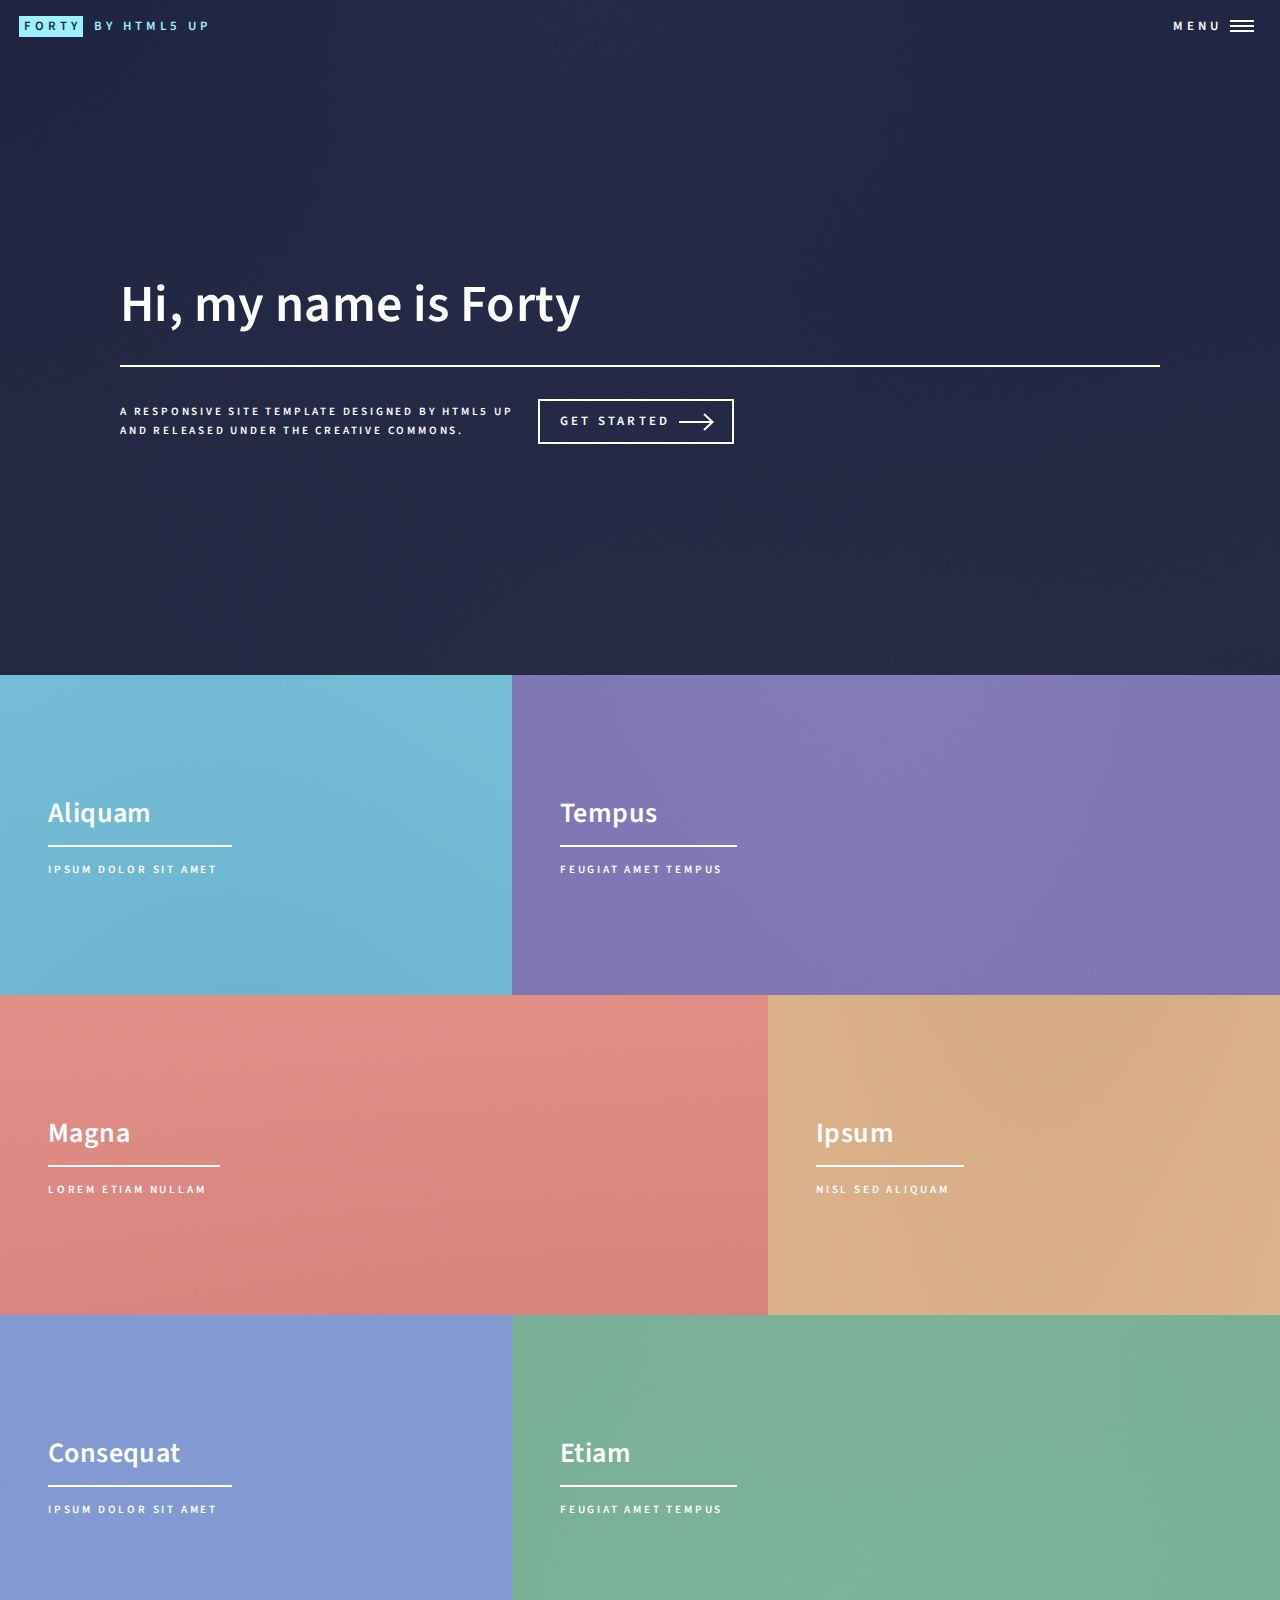
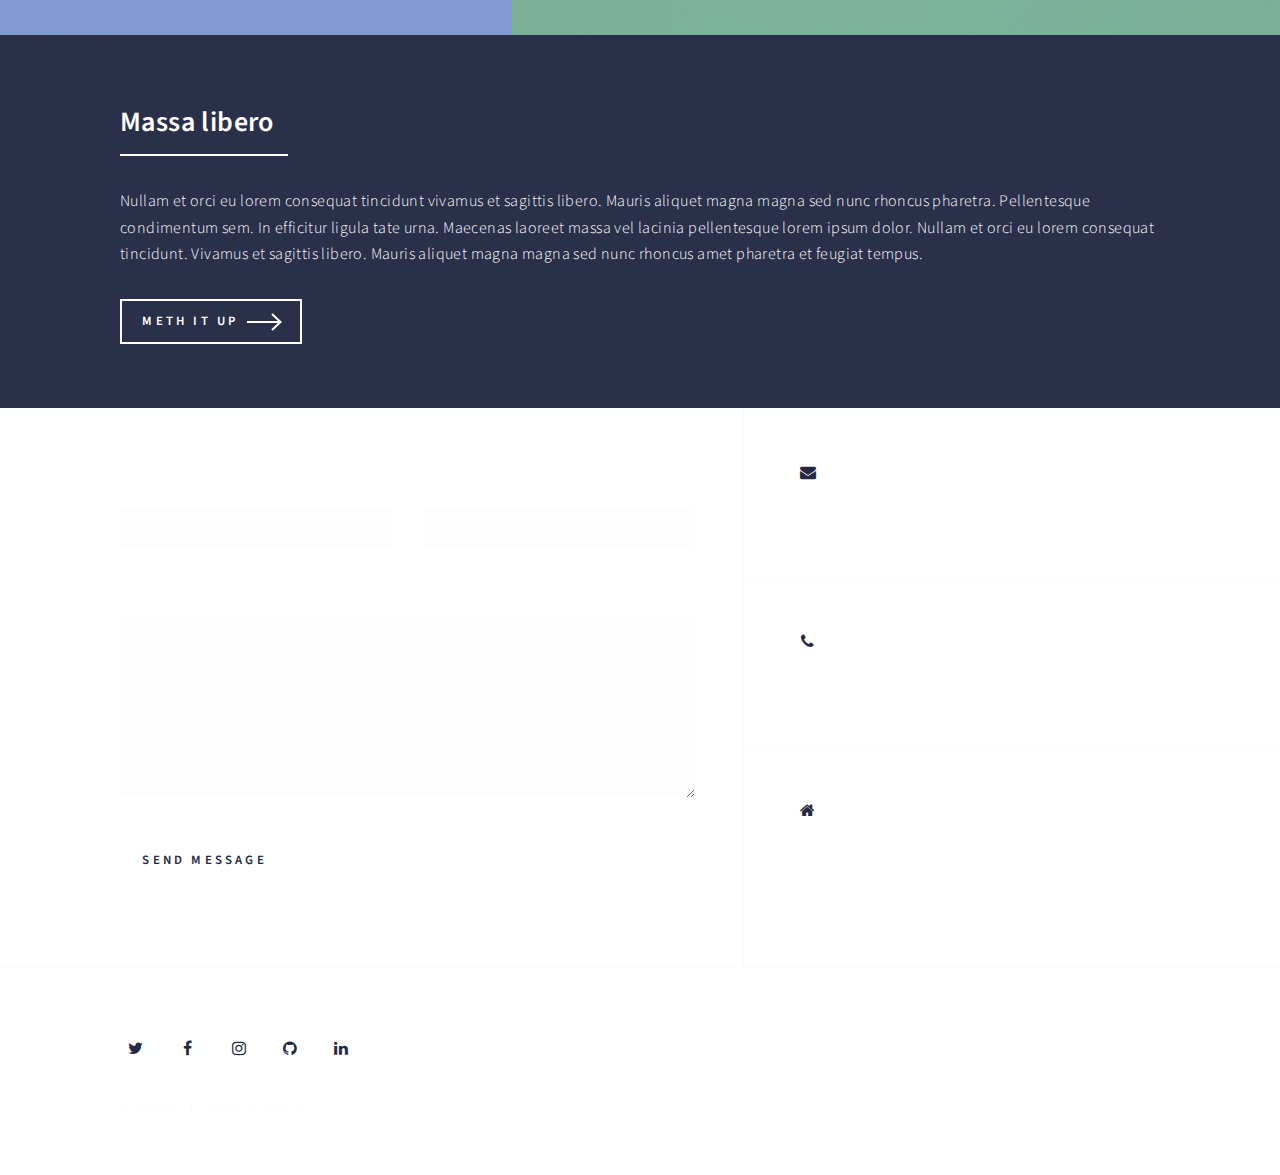
<file: index.html>
<!DOCTYPE HTML>
<!--
	Forty by HTML5 UP
	html5up.net | @ajlkn
	Free for personal and commercial use under the CCA 3.0 license (html5up.net/license)
-->
<html>
	<head>
		<title>The Meth Effect</title>
		<meta charset="utf-8" />
		<meta name="viewport" content="width=device-width, initial-scale=1, user-scalable=no" />
		<!--[if lte IE 8]><script src="assets/js/ie/html5shiv.js"></script><![endif]-->
		<link rel="stylesheet" href="assets/css/main.css" />
		<!--[if lte IE 9]><link rel="stylesheet" href="assets/css/ie9.css" /><![endif]-->
		<!--[if lte IE 8]><link rel="stylesheet" href="assets/css/ie8.css" /><![endif]-->
	</head>
	<body>

		<!-- Wrapper -->
			<div id="wrapper">

				<!-- Header -->
					<header id="header" class="alt">
						<a href="index.html" class="logo"><strong>Forty</strong> <span>by HTML5 UP</span></a>
						<nav>
							<a href="#menu">Menu</a>
						</nav>
					</header>

				<!-- Menu -->
					<nav id="menu">
						<ul class="links">
							<li><a href="index.html">Home</a></li>
							<li><a href="landing.html">Landing</a></li>
							<li><a href="generic.html">Generic</a></li>
							<li><a href="elements.html">Elements</a></li>
						</ul>
						<ul class="actions vertical">
							<li><a href="#" class="button special fit">Get Started</a></li>
							<li><a href="#" class="button fit">Log In</a></li>
						</ul>
					</nav>

				<!-- Banner -->
					<section id="banner" class="major">
						<div class="inner">
							<header class="major">
								<h1>Hi, my name is Forty</h1>
							</header>
							<div class="content">
								<p>A responsive site template designed by HTML5 UP<br />
								and released under the Creative Commons.</p>
								<ul class="actions">
									<li><a href="#one" class="button next scrolly">Get Started</a></li>
								</ul>
							</div>
						</div>
					</section>

				<!-- Main -->
					<div id="main">

						<!-- One -->
							<section id="one" class="tiles">
								<article>
									<span class="image">
										<img src="images/pic01.jpg" alt="" />
									</span>
									<header class="major">
										<h3><a href="landing.html" class="link">Aliquam</a></h3>
										<p>Ipsum dolor sit amet</p>
									</header>
								</article>
								<article>
									<span class="image">
										<img src="images/pic02.jpg" alt="" />
									</span>
									<header class="major">
										<h3><a href="landing.html" class="link">Tempus</a></h3>
										<p>feugiat amet tempus</p>
									</header>
								</article>
								<article>
									<span class="image">
										<img src="images/pic03.jpg" alt="" />
									</span>
									<header class="major">
										<h3><a href="landing.html" class="link">Magna</a></h3>
										<p>Lorem etiam nullam</p>
									</header>
								</article>
								<article>
									<span class="image">
										<img src="images/pic04.jpg" alt="" />
									</span>
									<header class="major">
										<h3><a href="landing.html" class="link">Ipsum</a></h3>
										<p>Nisl sed aliquam</p>
									</header>
								</article>
								<article>
									<span class="image">
										<img src="images/pic05.jpg" alt="" />
									</span>
									<header class="major">
										<h3><a href="landing.html" class="link">Consequat</a></h3>
										<p>Ipsum dolor sit amet</p>
									</header>
								</article>
								<article>
									<span class="image">
										<img src="images/pic06.jpg" alt="" />
									</span>
									<header class="major">
										<h3><a href="landing.html" class="link">Etiam</a></h3>
										<p>Feugiat amet tempus</p>
									</header>
								</article>
							</section>

						<!-- Two -->
							<section id="two">
								<div class="inner">
									<header class="major">
										<h2>Massa libero</h2>
									</header>
									<p>Nullam et orci eu lorem consequat tincidunt vivamus et sagittis libero. Mauris aliquet magna magna sed nunc rhoncus pharetra. Pellentesque condimentum sem. In efficitur ligula tate urna. Maecenas laoreet massa vel lacinia pellentesque lorem ipsum dolor. Nullam et orci eu lorem consequat tincidunt. Vivamus et sagittis libero. Mauris aliquet magna magna sed nunc rhoncus amet pharetra et feugiat tempus.</p>
									<ul class="actions">
										<li><a href="landing.html" class="button next">Meth it up</a></li>
									</ul>
								</div>
							</section>

					</div>

				<!-- Contact -->
					<section id="contact">
						<div class="inner">
							<section>
								<form method="post" action="#">
									<div class="field half first">
										<label for="name">Name</label>
										<input type="text" name="name" id="name" />
									</div>
									<div class="field half">
										<label for="email">Email</label>
										<input type="text" name="email" id="email" />
									</div>
									<div class="field">
										<label for="message">Message</label>
										<textarea name="message" id="message" rows="6"></textarea>
									</div>
									<ul class="actions">
										<li><input type="submit" value="Send Message" class="special" /></li>
										<li><input type="reset" value="Clear" /></li>
									</ul>
								</form>
							</section>
							<section class="split">
								<section>
									<div class="contact-method">
										<span class="icon alt fa-envelope"></span>
										<h3>Email</h3>
										<a href="#">information@untitled.tld</a>
									</div>
								</section>
								<section>
									<div class="contact-method">
										<span class="icon alt fa-phone"></span>
										<h3>Phone</h3>
										<span>(000) 000-0000 x12387</span>
									</div>
								</section>
								<section>
									<div class="contact-method">
										<span class="icon alt fa-home"></span>
										<h3>Address</h3>
										<span>1234 Somewhere Road #5432<br />
										Nashville, TN 00000<br />
										United States of America</span>
									</div>
								</section>
							</section>
						</div>
					</section>

				<!-- Footer -->
					<footer id="footer">
						<div class="inner">
							<ul class="icons">
								<li><a href="#" class="icon alt fa-twitter"><span class="label">Twitter</span></a></li>
								<li><a href="#" class="icon alt fa-facebook"><span class="label">Facebook</span></a></li>
								<li><a href="#" class="icon alt fa-instagram"><span class="label">Instagram</span></a></li>
								<li><a href="#" class="icon alt fa-github"><span class="label">GitHub</span></a></li>
								<li><a href="#" class="icon alt fa-linkedin"><span class="label">LinkedIn</span></a></li>
							</ul>
							<ul class="copyright">
								<li>&copy; Untitled</li><li>Design: <a href="https://html5up.net">HTML5 UP</a></li>
							</ul>
						</div>
					</footer>

			</div>

		<!-- Scripts -->
			<script src="assets/js/jquery.min.js"></script>
			<script src="assets/js/jquery.scrolly.min.js"></script>
			<script src="assets/js/jquery.scrollex.min.js"></script>
			<script src="assets/js/skel.min.js"></script>
			<script src="assets/js/util.js"></script>
			<!--[if lte IE 8]><script src="assets/js/ie/respond.min.js"></script><![endif]-->
			<script src="assets/js/main.js"></script>

	</body>
</html>
</file>
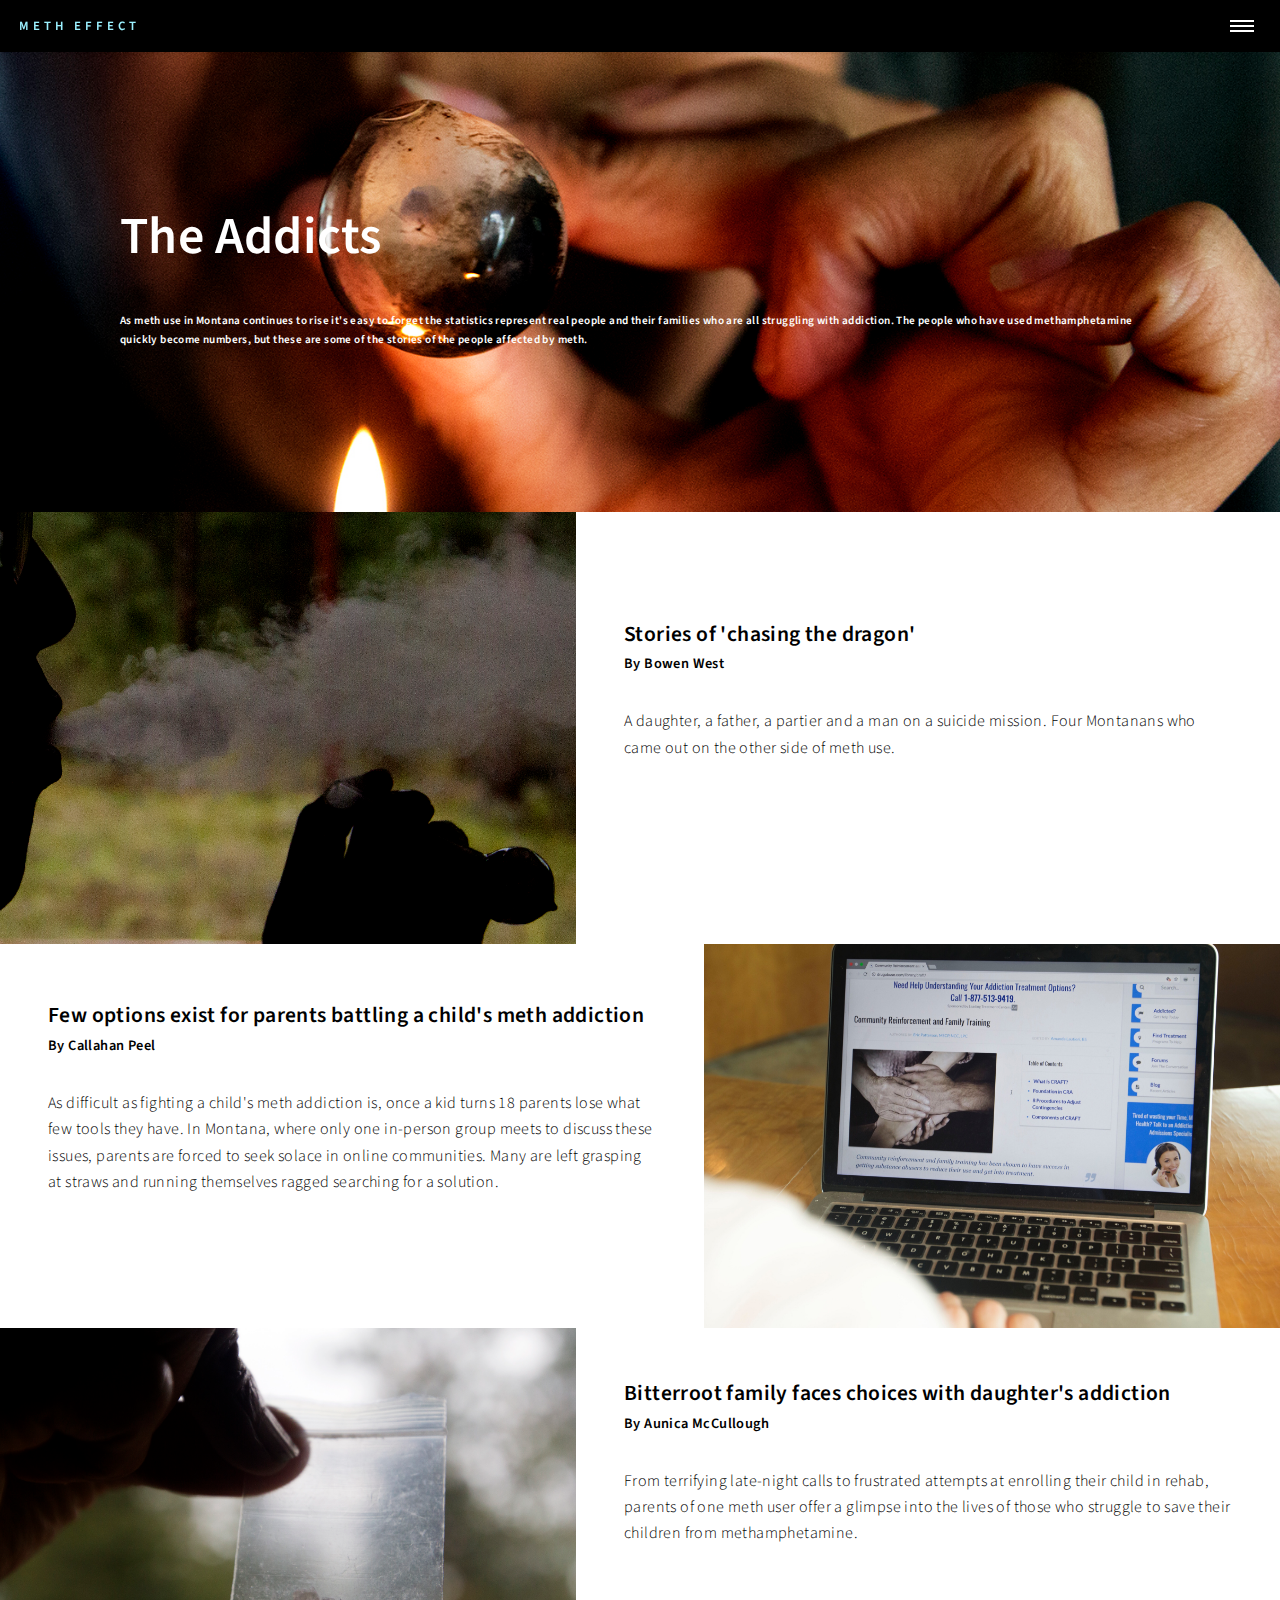
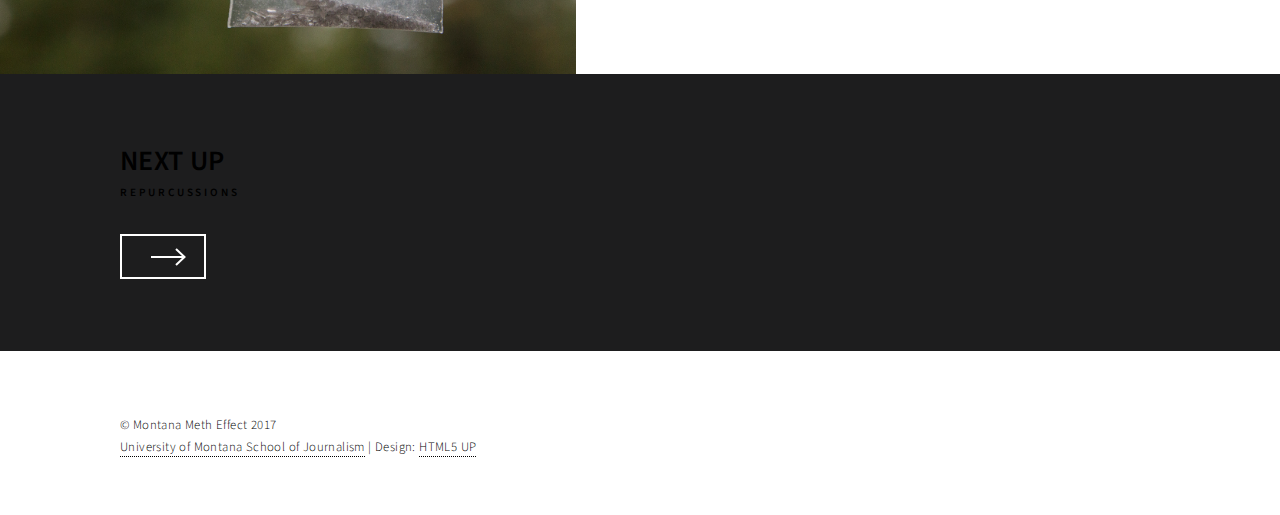
<file: Addicts.html>
<!DOCTYPE HTML>
<!--
	Forty by HTML5 UP
	html5up.net | @ajlkn
	Free for personal and commercial use under the CCA 3.0 license (html5up.net/license)
-->
<html>
	<head>
		<title>The Meth Effect | The Addicts</title>
		<meta charset="utf-8" />
		<meta name="viewport" content="width=device-width, initial-scale=1, user-scalable=no" />
		<!--[if lte IE 8]><script src="assets/js/ie/html5shiv.js"></script><![endif]-->
		<link rel="stylesheet" href="assets/css/buckets.css" />
		<!--[if lte IE 9]><link rel="stylesheet" href="assets/css/ie9.css" /><![endif]-->
		<!--[if lte IE 8]><link rel="stylesheet" href="assets/css/ie8.css" /><![endif]-->
	</head>
	<body>

		<!-- Wrapper -->
			<div id="wrapper">


				<!-- Header -->
				<!-- Note: The "styleN" class below should match that of the banner element. -->
					<header id="header" class="alt style2">
						<a href="index.html" class="logo">The Meth Effect</a>
						<nav>
							<a href="#menu">Menu</a>
						</nav>
					</header>

				<!-- Menu -->
					<!-- Header -->
					<header id="header">
						<a href="index.html" class="logo"><span>Meth Effect</span></a>
						<nav>
							<a href="#menu" class="white">Menu</a>
						</nav>
					</header>

				<!-- Menu -->
					<nav id="menu">
						<ul class="links">
							<li style="color:white;"><a href="index.html">Home</a></li>
							<li style="color:white;"><a href="#two">About</a></li>
							<li style="color:white;"><a href="#newContact">Contact</a></li>
							<li style="color:white;"><a href="Production.html">Production</a></li>
							<li style="color:white;"><a href="Addicts.html">The Addicts</a></li>
							<li style="color:white;"><a href="Repercussions.html">Repercussions</a></li>
							<li style="color:white;"><a href="Solutions.html">Seeking Solutions</a></li>
						</ul>
					</nav>

				<!-- Banner -->
				<!-- Note: The "styleN" class below should match that of the header element. -->
					<section id="banner" class="style2">
						<div class="inner">
							<span class="image">
								<img src="images-addicts/addictsbucketphoto.jpg" alt="Close up of meth pipe being smoked" />
							</span>
							<header class="major">
								<h1>The Addicts</h1>
							</header>
							<div class="content">
								<h6> As meth use in Montana continues to rise it's easy to forget the statistics represent real people and their families who are all struggling with addiction. The people who have used methamphetamine quickly become numbers, but these are some of the stories of the people affected by meth.</h6>
							</div>
						</div>
					</section>

				<!-- Main -->
					<div id="main">


						<!-- First Story -->
							<section id="two" class="spotlights">
								<section>
									<a href="generic.html" class="image">
										<img src="images-addicts/methsmoke.jpg" alt="Meth Smoke" data-position="center center" />
									</a>
									<div class="content">
										<div class="inner">
											<header class="major">
												<h3>Stories of 'chasing the dragon'</h3>
												<h5>By Bowen West</h5>
											</header>
											<p>A daughter, a father, a partier and a man on a suicide mission. Four Montanans who came out on the other side of meth use.</p>
											<ul class="actions">
												<li><a href="generic.html" class="button">Enter</a></li>
											</ul>
										</div>
									</div>
								</section>

							<!-- Second Story -->
								<section>
									<a href="generic.html" class="image">
										<img src="images-addicts/onlinesupport.jpg" alt="Online support" data-position="top center" />
									</a>
									<div class="content">
										<div class="inner">
											<header class="major">
												<h3>Few options exist for parents battling a child's meth addiction</h3>
												<h5>By Callahan Peel</h5>
											</header>
											<p>As difficult as fighting a child's meth addiction is, once a kid turns 18 parents  lose what few tools they have. In Montana, where only one in-person group meets to discuss these issues, parents are forced to seek solace in online communities. Many are left grasping at straws and running themselves ragged searching for a solution.</p>
											<ul class="actions">
												<li><a href="generic.html" class="button">Enter</a></li>
											</ul>
										</div>
									</div>
								</section>

								<!-- Third Story -->
								<section>
									<a href="generic.html" class="image">
										<img src="images-addicts/methinbag.jpg" alt="Meth in a plastic bag" data-position="25% 25%" />
									</a>
									<div class="content">
										<div class="inner">
											<header class="major">
												<h3>Bitterroot family faces choices with daughter's addiction</h3>
												<h5>By Aunica McCullough</h5>
											</header>
											<p>From terrifying late-night calls to frustrated attempts at enrolling their child in rehab, parents of one meth user offer a glimpse into the lives of those who struggle to save their children from methamphetamine.</p>
											<ul class="actions">
												<li><a href="generic.html" class="button">Enter</a></li>
											</ul>
										</div>
									</div>
								</section>
							</section>

							<!-- Fourth Story -->
							



						<!-- Next up -->
							<section id="three">
								<div class="inner">
									<header class="major">
										<h2>NEXT UP</h2>
										<p>Repurcussions</p>
									</header>
									<ul class="actions">
										<li><a href="generic.html" class="button next"></a></li>
									</ul>
								</div>
							</section>

					</div>


				<!-- Footer -->
					<!-- Footer -->
					<footer id="footer">
						<div class="inner">
							<div class="container">
								<div class="row">
									<div class="span6 offset3">
										<p class="copyright">
											&copy; Montana Meth Effect 2017 <br />
											<a href="http://jour.umt.edu/">University of Montana School of Journalism</a> | Design: <a href="https://html5up.net">HTML5 UP</a>
										</p>
									</div>
								</div>
							</div>

						</div>
					</footer>
			</div>

		<!-- Scripts -->
			<script src="assets/js/jquery.min.js"></script>
			<script src="assets/js/jquery.scrolly.min.js"></script>
			<script src="assets/js/jquery.scrollex.min.js"></script>
			<script src="assets/js/skel.min.js"></script>
			<script src="assets/js/util.js"></script>
			<!--[if lte IE 8]><script src="assets/js/ie/respond.min.js"></script><![endif]-->
			<script src="assets/js/main.js"></script>

	</body>
</html>
</file>
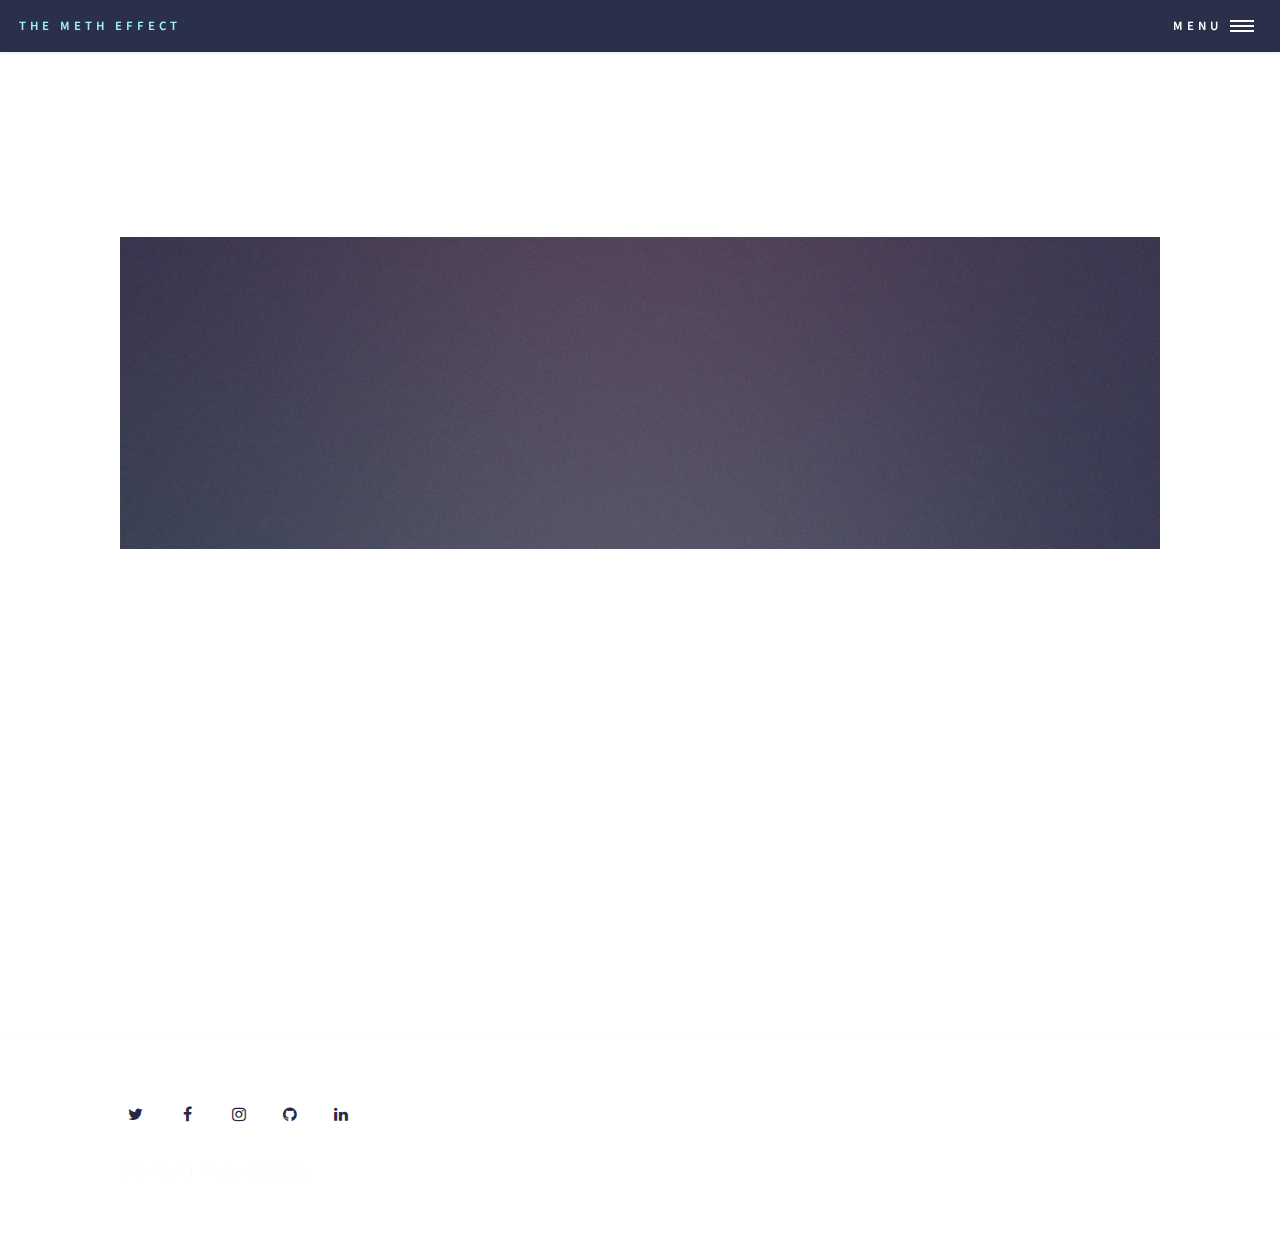
<file: generic.html>
<!DOCTYPE HTML>
<!--
	Forty by HTML5 UP
	html5up.net | @ajlkn
	Free for personal and commercial use under the CCA 3.0 license (html5up.net/license)
-->
<html>
	<head>
		<title>This is a story</title>
		<meta charset="utf-8" />
		<meta name="viewport" content="width=device-width, initial-scale=1, user-scalable=no" />
		<!--[if lte IE 8]><script src="assets/js/ie/html5shiv.js"></script><![endif]-->
		<link rel="stylesheet" href="assets/css/main.css" />
		<!--[if lte IE 9]><link rel="stylesheet" href="assets/css/ie9.css" /><![endif]-->
		<!--[if lte IE 8]><link rel="stylesheet" href="assets/css/ie8.css" /><![endif]-->
	</head>
	<body>

		<!-- Wrapper -->
			<div id="wrapper">

				<!-- Header -->
					<header id="header">
						<a href="index.html" class="logo">The Meth Effect</span></a>
						<nav>
							<a href="#menu">Menu</a>
						</nav>
					</header>

				<!-- Menu -->
					<nav id="menu">
						<ul class="links">
							<li><a href="index.html">Home</a></li>
							<li><a href="landing.html">Landing</a></li>
							<li><a href="generic.html">Generic</a></li>
							<li><a href="elements.html">Elements</a></li>
						</ul>
						<ul class="actions vertical">
							<li><a href="#" class="button special fit">Get Started</a></li>
							<li><a href="#" class="button fit">Log In</a></li>
						</ul>
					</nav>

				<!-- Main -->
					<div id="main" class="alt">

						<!-- One -->
							<section id="one">
								<div class="inner">
									<header class="major">
										<h1>Generic</h1>
									</header>
									<span class="image main"><img src="images/pic11.jpg" alt="" /></span>
									<p>Donec eget ex magna. Interdum et malesuada fames ac ante ipsum primis in faucibus. Pellentesque venenatis dolor imperdiet dolor mattis sagittis. Praesent rutrum sem diam, vitae egestas enim auctor sit amet. Pellentesque leo mauris, consectetur id ipsum sit amet, fergiat. Pellentesque in mi eu massa lacinia malesuada et a elit. Donec urna ex, lacinia in purus ac, pretium pulvinar mauris. Curabitur sapien risus, commodo eget turpis at, elementum convallis elit. Pellentesque enim turpis, hendrerit.</p>
									<p>Lorem ipsum dolor sit amet, consectetur adipiscing elit. Duis dapibus rutrum facilisis. Class aptent taciti sociosqu ad litora torquent per conubia nostra, per inceptos himenaeos. Etiam tristique libero eu nibh porttitor fermentum. Nullam venenatis erat id vehicula viverra. Nunc ultrices eros ut ultricies condimentum. Mauris risus lacus, blandit sit amet venenatis non, bibendum vitae dolor. Nunc lorem mauris, fringilla in aliquam at, euismod in lectus. Pellentesque habitant morbi tristique senectus et netus et malesuada fames ac turpis egestas. In non lorem sit amet elit placerat maximus. Pellentesque aliquam maximus risus, vel sed vehicula.</p>
									<p>Interdum et malesuada fames ac ante ipsum primis in faucibus. Pellentesque venenatis dolor imperdiet dolor mattis sagittis. Praesent rutrum sem diam, vitae egestas enim auctor sit amet. Pellentesque leo mauris, consectetur id ipsum sit amet, fersapien risus, commodo eget turpis at, elementum convallis elit. Pellentesque enim turpis, hendrerit tristique lorem ipsum dolor.</p>
								</div>
							</section>

					</div>

				
				<!-- Footer -->
					<footer id="footer">
						<div class="inner">
							<ul class="icons">
								<li><a href="#" class="icon alt fa-twitter"><span class="label">Twitter</span></a></li>
								<li><a href="#" class="icon alt fa-facebook"><span class="label">Facebook</span></a></li>
								<li><a href="#" class="icon alt fa-instagram"><span class="label">Instagram</span></a></li>
								<li><a href="#" class="icon alt fa-github"><span class="label">GitHub</span></a></li>
								<li><a href="#" class="icon alt fa-linkedin"><span class="label">LinkedIn</span></a></li>
							</ul>
							<ul class="copyright">
								<li>&copy; Untitled</li><li>Design: <a href="https://html5up.net">HTML5 UP</a></li>
							</ul>
						</div>
					</footer>

			</div>

		<!-- Scripts -->
			<script src="assets/js/jquery.min.js"></script>
			<script src="assets/js/jquery.scrolly.min.js"></script>
			<script src="assets/js/jquery.scrollex.min.js"></script>
			<script src="assets/js/skel.min.js"></script>
			<script src="assets/js/util.js"></script>
			<!--[if lte IE 8]><script src="assets/js/ie/respond.min.js"></script><![endif]-->
			<script src="assets/js/main.js"></script>

	</body>
</html>
</file>
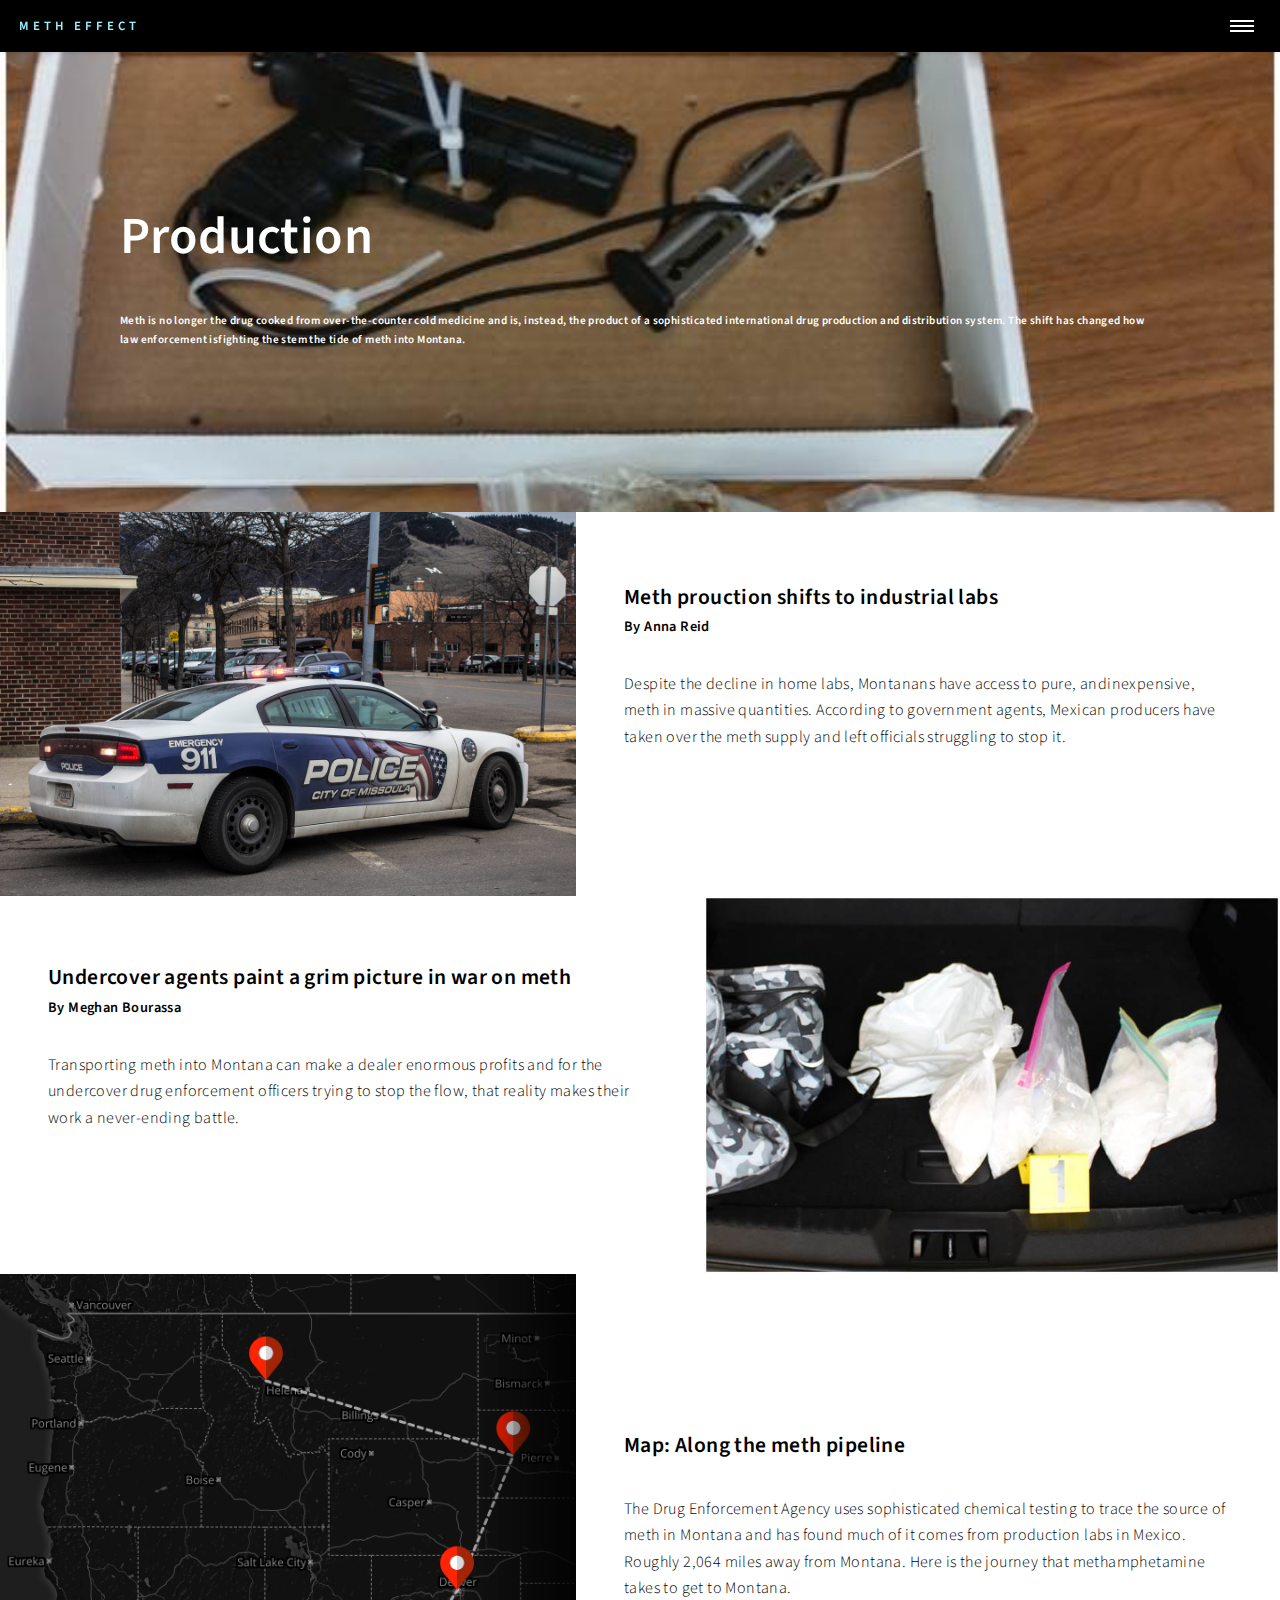
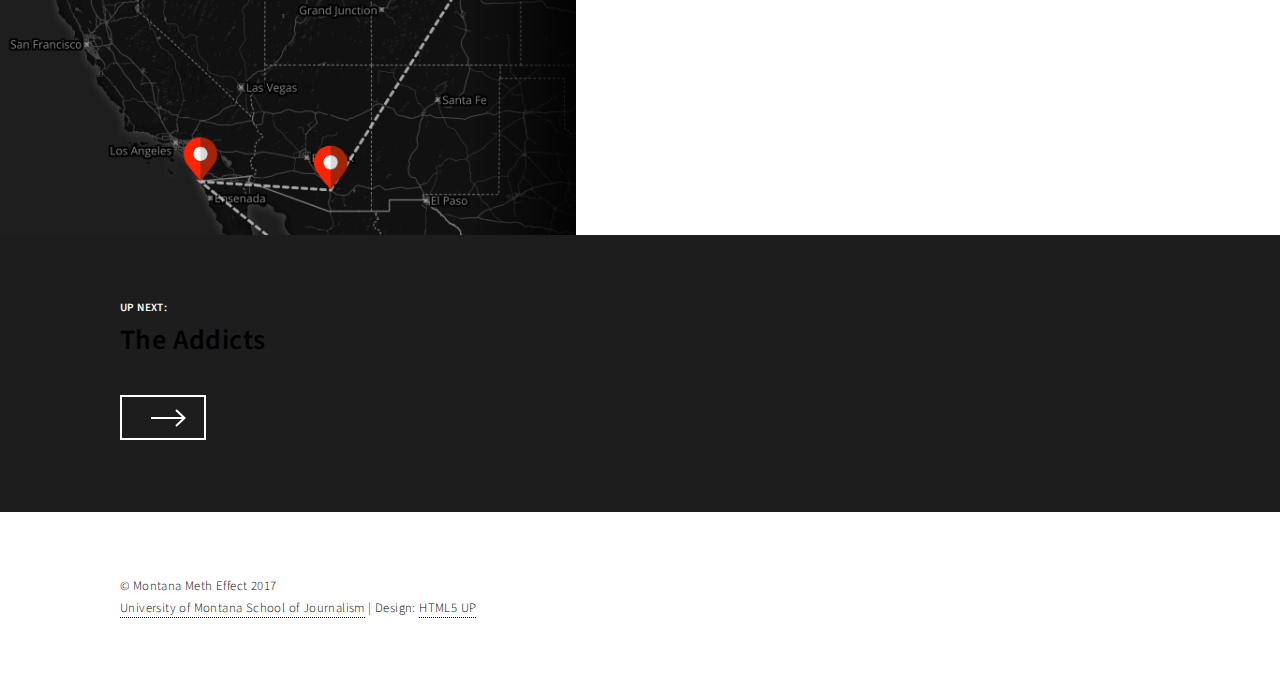
<file: Production.html>
<!DOCTYPE HTML>
<!--
	Forty by HTML5 UP
	html5up.net | @ajlkn
	Free for personal and commercial use under the CCA 3.0 license (html5up.net/license)
-->
<html>
	<head>
		<title>The Meth Effect | Prodution</title>
		<meta charset="utf-8" />
		<meta name="viewport" content="width=device-width, initial-scale=1, user-scalable=no" />
		<!--[if lte IE 8]><script src="assets/js/ie/html5shiv.js"></script><![endif]-->
		<link rel="stylesheet" href="assets/css/buckets.css" />
		<!--[if lte IE 9]><link rel="stylesheet" href="assets/css/ie9.css" /><![endif]-->
		<!--[if lte IE 8]><link rel="stylesheet" href="assets/css/ie8.css" /><![endif]-->
	</head>
	<body>

		<!-- Wrapper -->
			<div id="wrapper">


				<!-- Header -->
				<!-- Note: The "styleN" class below should match that of the banner element. -->
					<!-- Header -->
					<header id="header">
						<a href="index.html" class="logo"><span>Meth Effect</span></a>
						<nav>
							<a href="#menu" class="white">Menu</a>
						</nav>
					</header>

				<!-- Menu -->
					<nav id="menu">
						<ul class="links">
							<li style="color:white;"><a href="index.html">Home</a></li>
							<li style="color:white;"><a href="#two">About</a></li>
							<li style="color:white;"><a href="#newContact">Contact</a></li>
							<li style="color:white;"><a href="Production.html">Production</a></li>
							<li style="color:white;"><a href="Addicts.html">The Addicts</a></li>
							<li style="color:white;"><a href="Repercussions.html">Repercussions</a></li>
							<li style="color:white;"><a href="Solutions.html">Seeking Solutions</a></li>
						</ul>
					</nav>

				<!-- Banner -->
				<!-- Note: The "styleN" class below should match that of the header element. -->
					<section id="banner" class="style2">
						<div class="inner">
							<span class="image">
								<img src="images-production/productionbucketphoto.jpg" alt="Guns, meth and money on table" />
							</span>
							<header class="major">
								<h1>Production</h1>
							</header>
							<div class="content">
								<h6>Meth is no longer the drug cooked from over-the-counter cold medicine and is, instead, the product of a sophisticated international drug production and distribution system. The shift has changed how law enforcement isfighting the stem the tide of meth into Montana.</h6>
							</div>
						</div>
					</section>

				<!-- Main -->
					<div id="main">


						<!-- First Story -->
							<section id="two" class="spotlights">
								<section>
									<a href="generic.html" class="image">
										<img src="images-production/policecar.jpg" alt="Cop Car" data-position="center center" />
									</a>
									<div class="content">
										<div class="inner">
											<header class="major">
												<h3>Meth prouction shifts to industrial labs</h3>
												<h5>By Anna Reid</h5>
											</header>
											<p>Despite the decline in home labs, Montanans have access to pure, andinexpensive, meth in massive quantities. According to government agents, Mexican  producers have taken over the meth supply and left officials struggling to stop it. </p>
											<ul class="actions">
												<li><a href="generic.html" class="button">Enter</a></li>
											</ul>
										</div>
									</div>
								</section>

							<!-- Second Story -->
								<section>
									<a href="generic.html" class="image">
										<img src="images-production/fbimeth.jpg" alt="Five pound of meth seized by the FBI (FBI photo)" data-position="top center" />
									</a>
									<div class="content">
										<div class="inner">
											<header class="major">
												<h3>Undercover agents paint a grim picture in war on meth</h3>
												<h5>By Meghan Bourassa</h5>
											</header>
											<p>Transporting meth into Montana can make a dealer enormous profits and for the undercover drug enforcement officers trying to stop the flow, that reality makes  their work a never-ending battle.</p>
											<ul class="actions">
												<li><a href="generic.html" class="button">Enter</a></li>
											</ul>
										</div>
									</div>
								</section>

								<!-- Third Story -->
								<section>
									<a href="generic.html" class="image">
										<img src="images-production/mappreview.jpg" alt="Preview of the meth pipeline map" data-position="25% 25%" />
									</a>
									<div class="content">
										<div class="inner">
											<header class="major">
												<h3>Map: Along the meth pipeline</h3>
											</header>
											<p>The Drug Enforcement Agency uses sophisticated chemical testing to trace the source of meth in Montana and has found much of it comes from production labs in Mexico. Roughly 2,064 miles away from Montana. Here is the journey that methamphetamine takes to get to Montana.</p>
											<ul class="actions">
												<li><a href="generic.html" class="button">Enter</a></li>
											</ul>
										</div>
									</div>
								</section>
							</section>

							<!-- Fourth Story -->
							



						<!-- Next up -->
							<section id="three">
								<div class="inner">
									<header class="major">
										<h6>UP NEXT:</h6>
										<h2>The Addicts</h2>
									</header>
									<ul class="actions">
										<li><a href="generic.html" class="button next"></a></li>
									</ul>
								</div>
							</section>

					</div>


				<!-- Footer -->
					<!-- Footer -->
					<footer id="footer">
						<div class="inner">
							<div class="container">
								<div class="row">
									<div class="span6 offset3">
										<p class="copyright">
											&copy; Montana Meth Effect 2017 <br />
											<a href="http://jour.umt.edu/">University of Montana School of Journalism</a> | Design: <a href="https://html5up.net">HTML5 UP</a>
										</p>
									</div>
								</div>
							</div>

						</div>
					</footer>
		<!-- Scripts -->
			<script src="assets/js/jquery.min.js"></script>
			<script src="assets/js/jquery.scrolly.min.js"></script>
			<script src="assets/js/jquery.scrollex.min.js"></script>
			<script src="assets/js/skel.min.js"></script>
			<script src="assets/js/util.js"></script>
			<!--[if lte IE 8]><script src="assets/js/ie/respond.min.js"></script><![endif]-->
			<script src="assets/js/main.js"></script>

	</body>
</html>
</file>
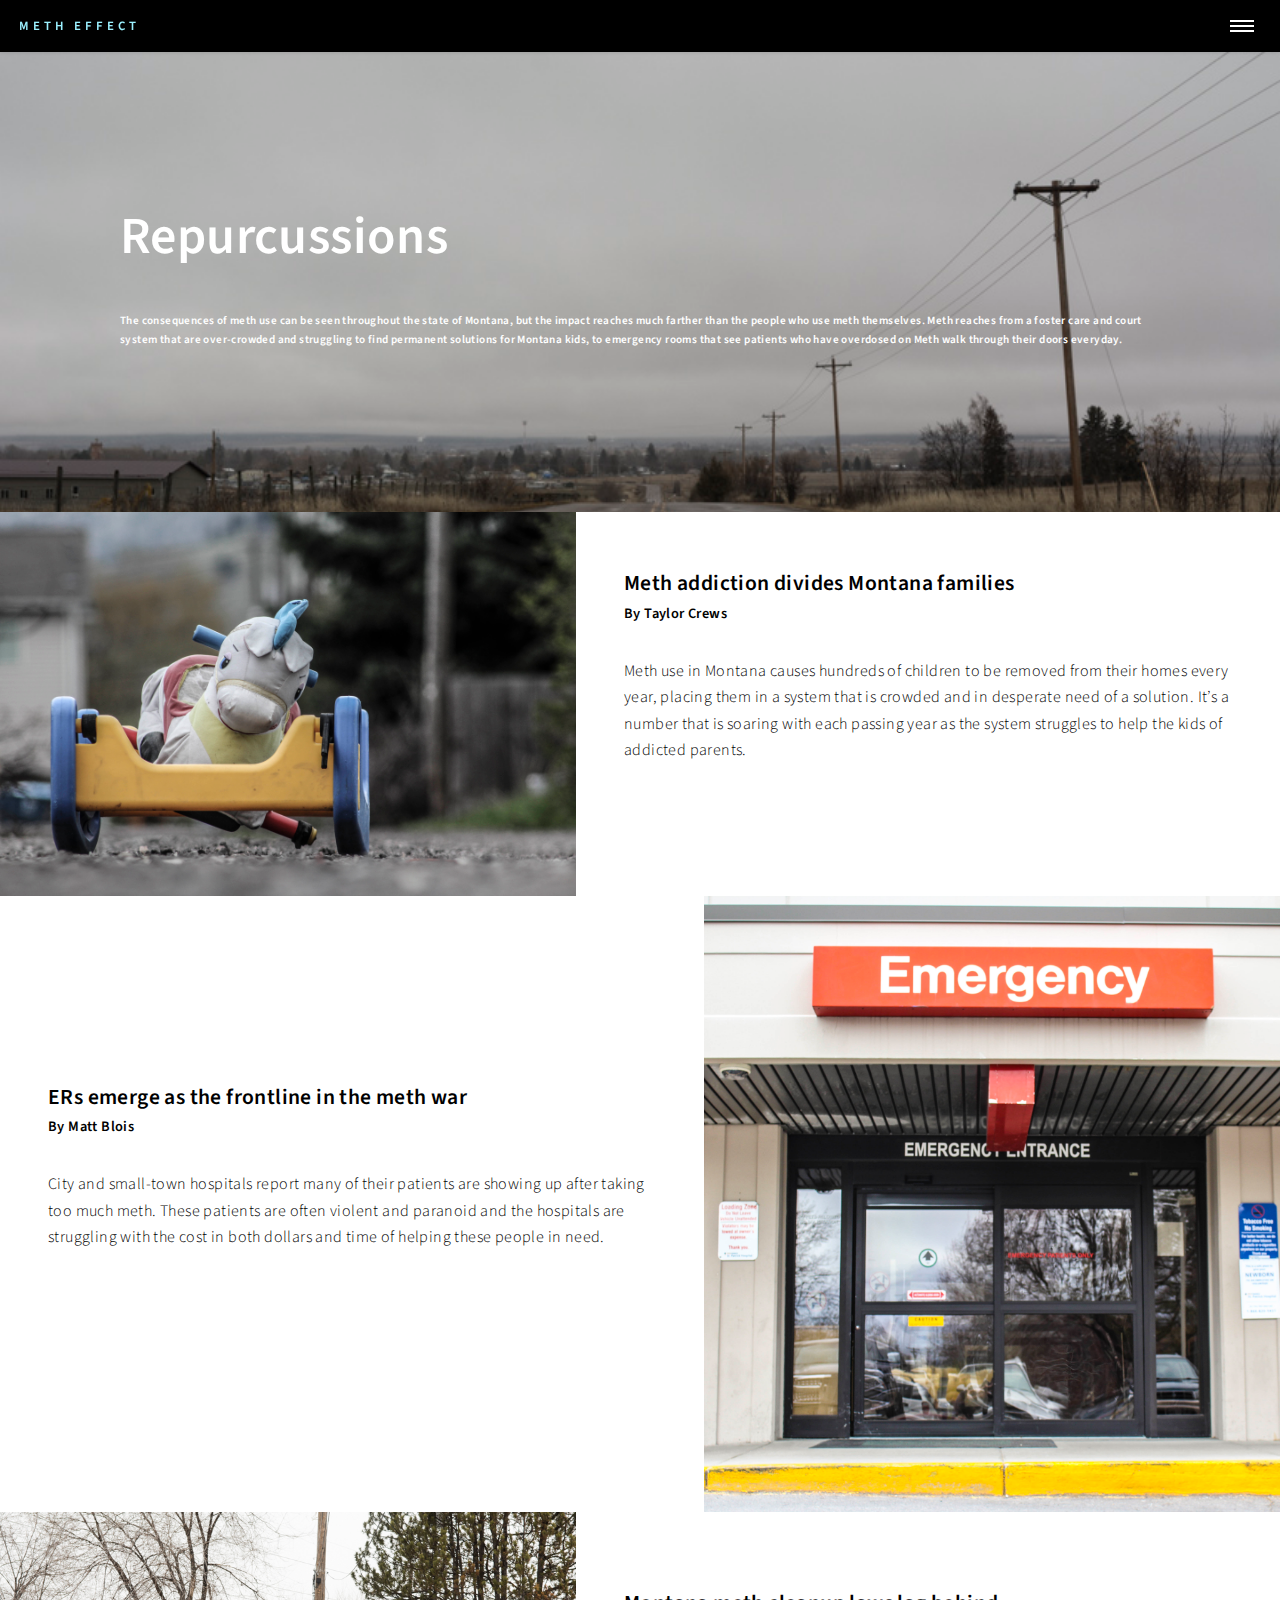
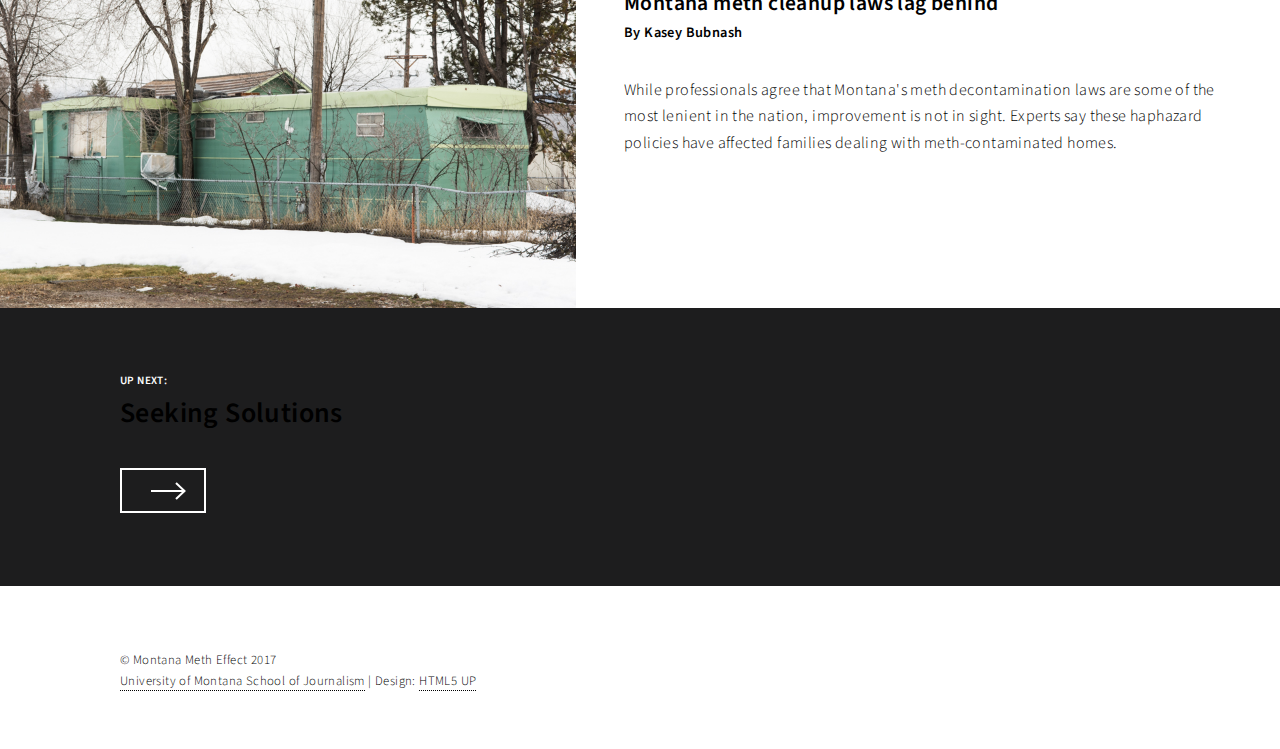
<file: Repurcussions.html>
<!DOCTYPE HTML>
<!--
	Forty by HTML5 UP
	html5up.net | @ajlkn
	Free for personal and commercial use under the CCA 3.0 license (html5up.net/license)
-->
<html>
	<head>
		<title>The Meth Effect | Repurcussions</title>
		<meta charset="utf-8" />
		<meta name="viewport" content="width=device-width, initial-scale=1, user-scalable=no" />
		<!--[if lte IE 8]><script src="assets/js/ie/html5shiv.js"></script><![endif]-->
		<link rel="stylesheet" href="assets/css/buckets.css" />
		<!--[if lte IE 9]><link rel="stylesheet" href="assets/css/ie9.css" /><![endif]-->
		<!--[if lte IE 8]><link rel="stylesheet" href="assets/css/ie8.css" /><![endif]-->
	</head>
	<body>

		<!-- Wrapper -->
			<div id="wrapper">


				<!-- Header -->
				<!-- Note: The "styleN" class below should match that of the banner element. -->
					<header id="header" class="alt style2">
						<a href="index.html" class="logo">The Meth Effect</a>
						<nav>
							<a href="#menu">Menu</a>
						</nav>
					</header>

				<!-- Menu -->
					<!-- Header -->
					<header id="header">
						<a href="index.html" class="logo"><span>Meth Effect</span></a>
						<nav>
							<a href="#menu" class="white">Menu</a>
						</nav>
					</header>

				<!-- Menu -->
					<nav id="menu">
						<ul class="links">
							<li style="color:white;"><a href="index.html">Home</a></li>
							<li style="color:white;"><a href="#two">About</a></li>
							<li style="color:white;"><a href="#newContact">Contact</a></li>
							<li style="color:white;"><a href="Production.html">Production</a></li>
							<li style="color:white;"><a href="Addicts.html">The Addicts</a></li>
							<li style="color:white;"><a href="Repercussions.html">Repercussions</a></li>
							<li style="color:white;"><a href="Solutions.html">Seeking Solutions</a></li>
						</ul>
					</nav>

				<!-- Banner -->
				<!-- Note: The "styleN" class below should match that of the header element. -->
					<section id="banner" class="style2">
						<div class="inner">
							<span class="image">
								<img src="images-repurcussions/lakecountyroad.jpg" alt="Road in Lake County, Montana" />
							</span>
							<header class="major">
								<h1>Repurcussions</h1>
							</header>
							<div class="content">
								<h6>The consequences of meth use can be seen throughout the state of Montana, but the impact reaches much farther than the people who use meth themselves.  Meth reaches from a foster care and court system that are over-crowded and struggling to find permanent solutions for Montana kids, to emergency rooms that see patients who have overdosed on Meth walk through their doors everyday.</h6>
							</div>
						</div>
					</section>

				<!-- Main -->
					<div id="main">


						<!-- First Story -->
							<section id="two" class="spotlights">
								<section>
									<a href="generic.html" class="image">
										<img src="images-repurcussions/sadtoy.jpg" alt="Cop Car" data-position="center center" />
									</a>
									<div class="content">
										<div class="inner">
											<header class="major">
												<h3>Meth addiction divides Montana families</h3>
												<h5>By Taylor Crews</h5>
											</header>
											<p>Meth use in Montana causes hundreds of children to be removed from their homes every year, placing them in a system that is crowded and in desperate need of a solution. It’s a number that is soaring with each passing year as the system struggles to help the kids of addicted parents.</p>
											<ul class="actions">
												<li><a href="generic.html" class="button">Enter</a></li>
											</ul>
										</div>
									</div>
								</section>

							<!-- Second Story -->
								<section>
									<a href="generic.html" class="image">
										<img src="images-repurcussions/emergencyroom.jpg" alt="Five pound of meth seized by the FBI (FBI photo)" data-position="top center" />
									</a>
									<div class="content">
										<div class="inner">
											<header class="major">
												<h3>ERs emerge as the frontline in the meth war</h3>
												<h5>By Matt Blois</h5>
											</header>
											<p>City and small-town hospitals report many of their patients are showing up after taking too much meth. These patients are often violent and paranoid and the hospitals are struggling with the cost in both dollars and time of helping these people in need.</p>
											<ul class="actions">
												<li><a href="generic.html" class="button">Enter</a></li>
											</ul>
										</div>
									</div>
								</section>

								<!-- Third Story -->
								<section>
									<a href="generic.html" class="image">
										<img src="images-repurcussions/methhouse.jpg" alt="A meth contaminated home" data-position="25% 25%" />
									</a>
									<div class="content">
										<div class="inner">
											<header class="major">
												<h3>Montana meth cleanup laws lag behind</h3>
												<h5>By Kasey Bubnash</h5>
											</header>
											<p>While professionals agree that Montana's meth decontamination laws are some of the most lenient in the nation, improvement is not in sight. Experts say these haphazard policies have affected families dealing with meth-contaminated homes.</p>
											<ul class="actions">
												<li><a href="generic.html" class="button">Enter</a></li>
											</ul>
										</div>
									</div>
								</section>
							</section>

							<!-- Fourth Story -->
							



						<!-- Next up -->
							<section id="three">
								<div class="inner">
									<header class="major">
										<h6>UP NEXT:</h6>
										<h2>Seeking Solutions</h2>
									</header>
									<ul class="actions">
										<li><a href="generic.html" class="button next"></a></li>
									</ul>
								</div>
							</section>

					</div>


				<!-- Footer -->
					<!-- Footer -->
					<footer id="footer">
						<div class="inner">
							<div class="container">
								<div class="row">
									<div class="span6 offset3">
										<p class="copyright">
											&copy; Montana Meth Effect 2017 <br />
											<a href="http://jour.umt.edu/">University of Montana School of Journalism</a> | Design: <a href="https://html5up.net">HTML5 UP</a>
										</p>
									</div>
								</div>
							</div>

						</div>
					</footer>

					
		<!-- Scripts -->
			<script src="assets/js/jquery.min.js"></script>
			<script src="assets/js/jquery.scrolly.min.js"></script>
			<script src="assets/js/jquery.scrollex.min.js"></script>
			<script src="assets/js/skel.min.js"></script>
			<script src="assets/js/util.js"></script>
			<!--[if lte IE 8]><script src="assets/js/ie/respond.min.js"></script><![endif]-->
			<script src="assets/js/main.js"></script>

	</body>
</html>
</file>
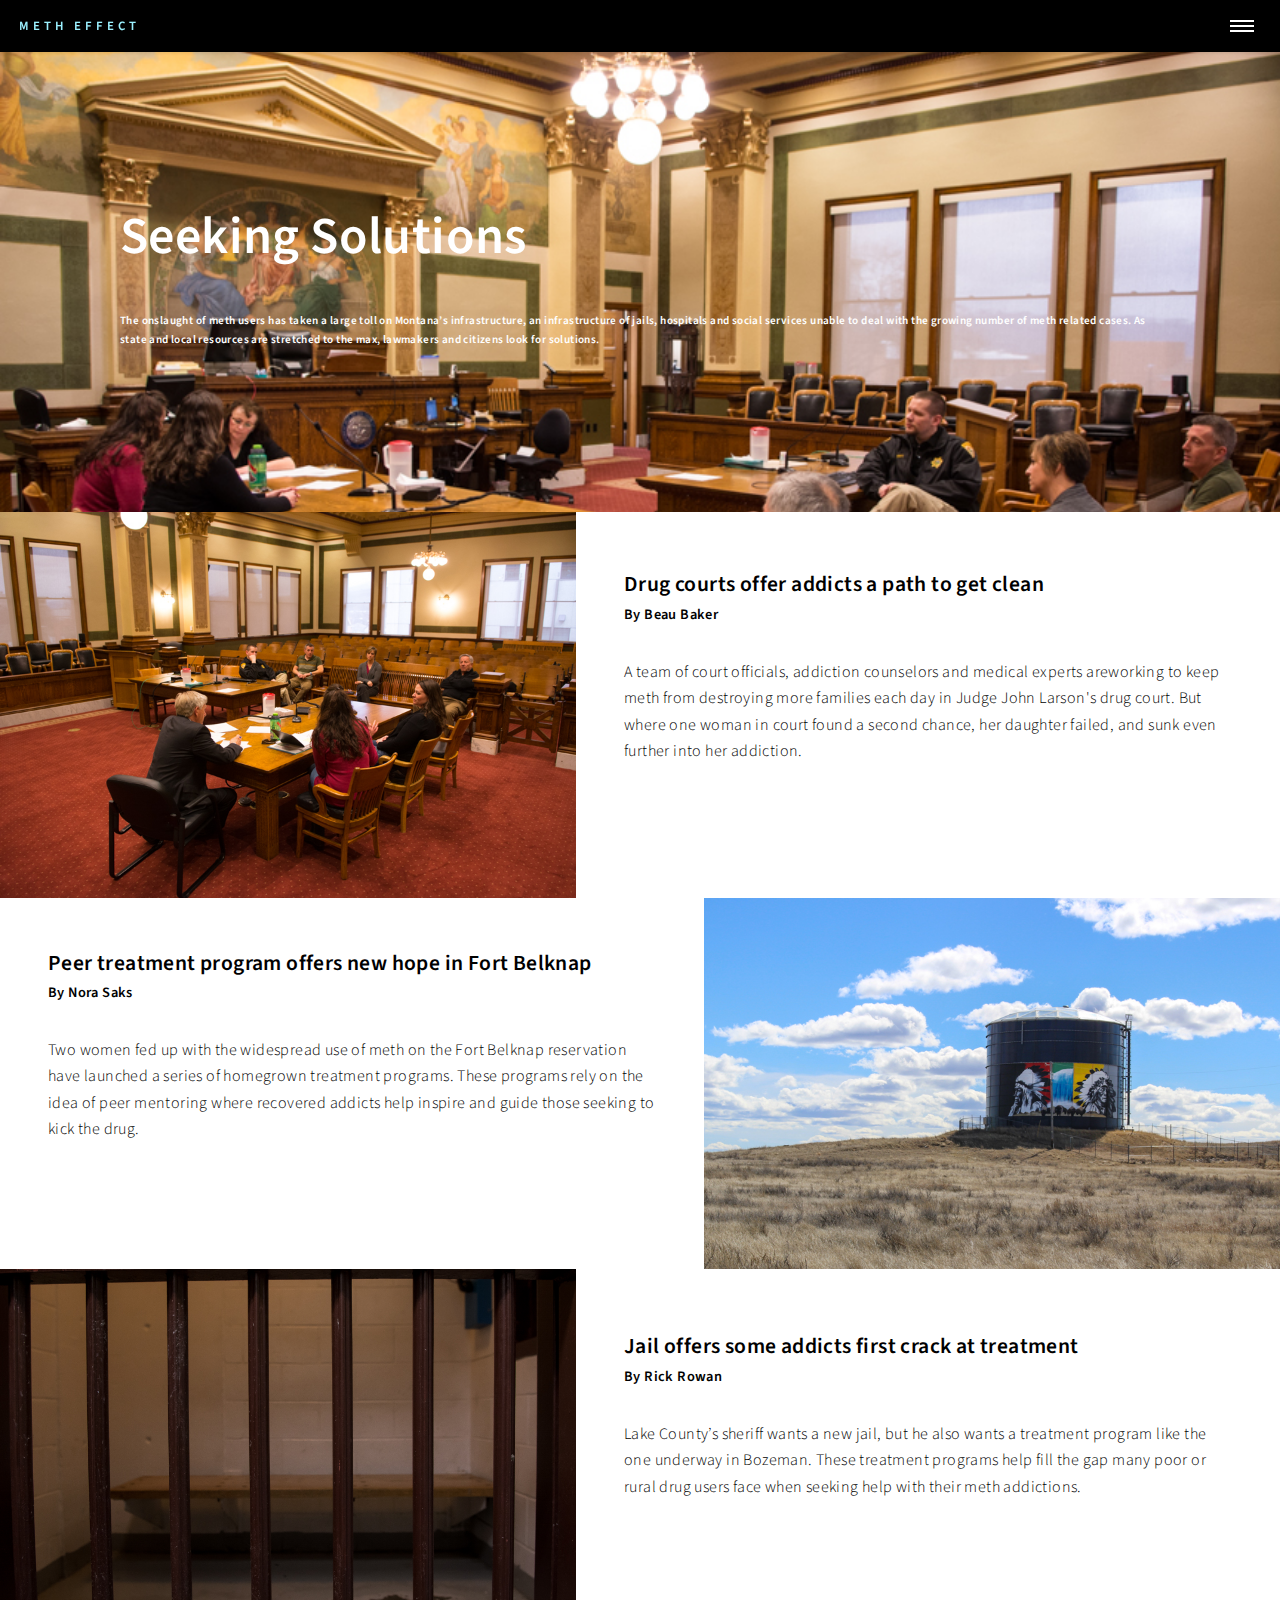
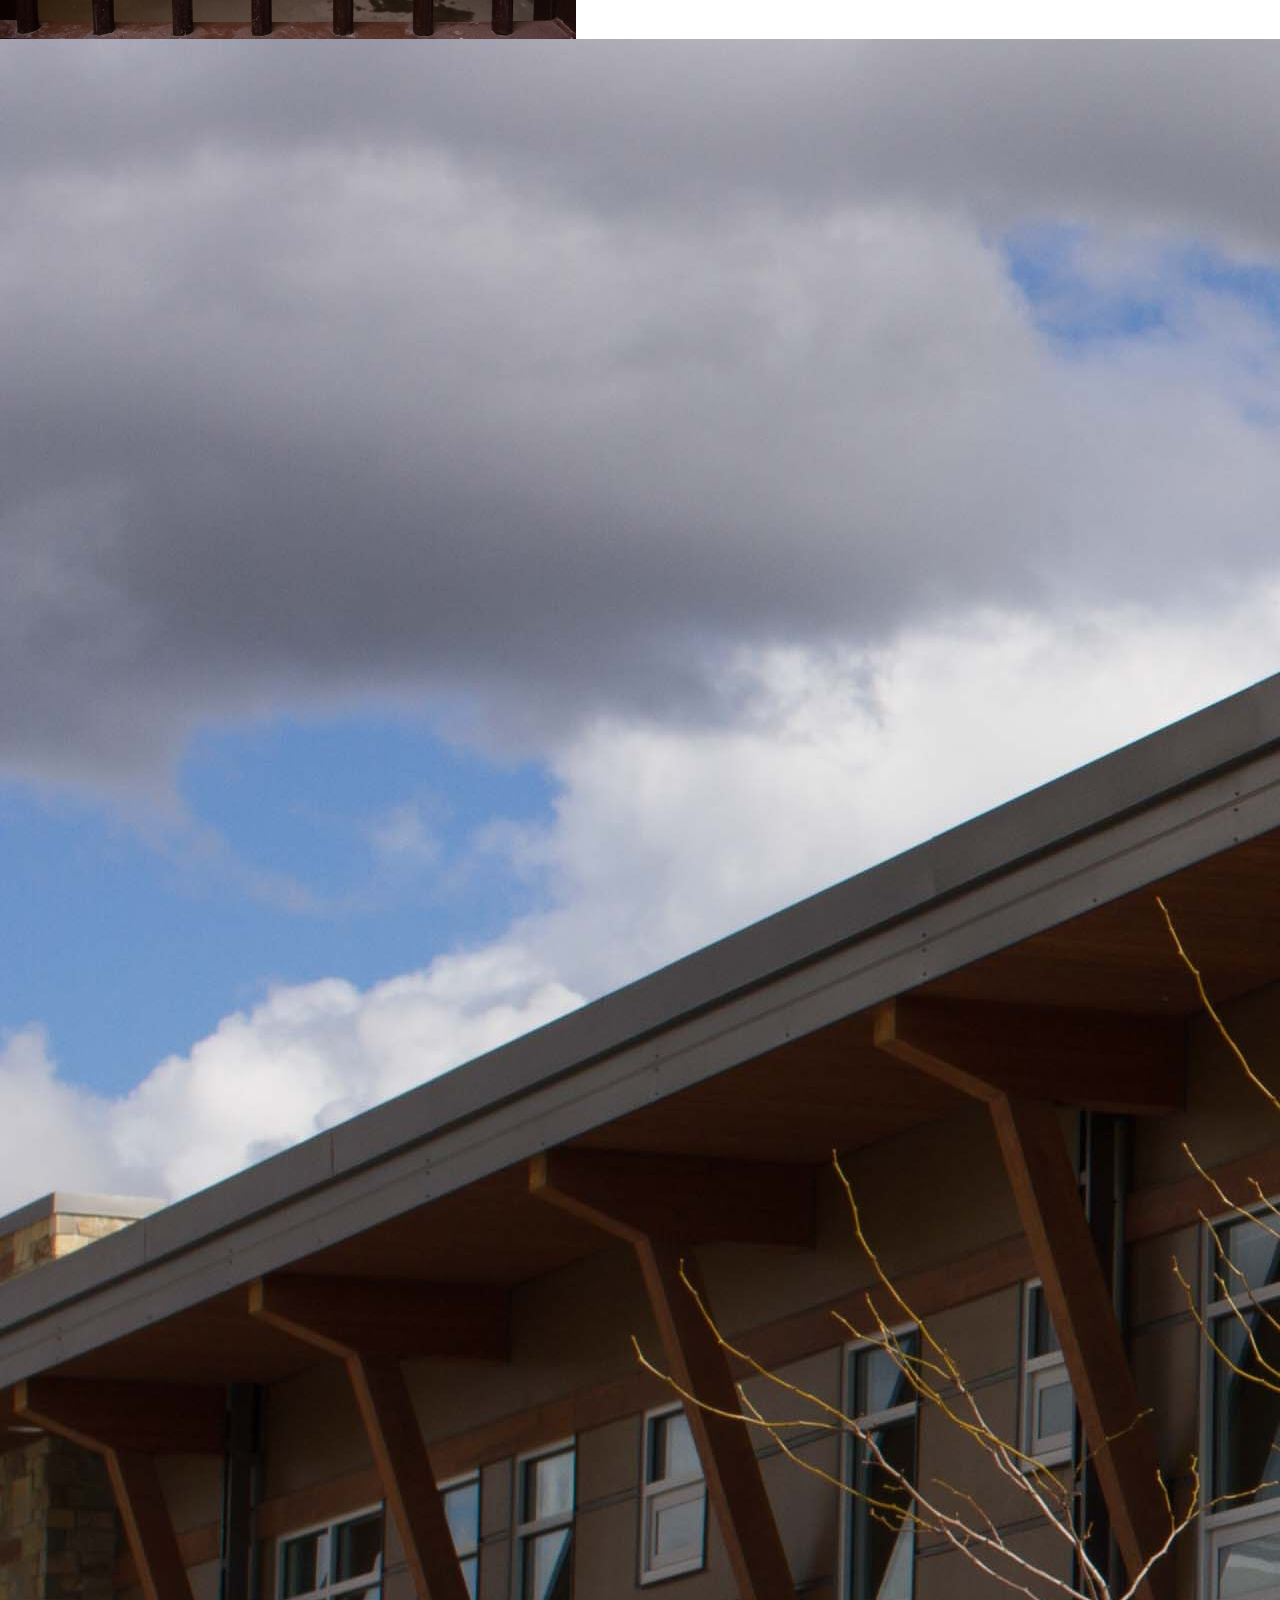
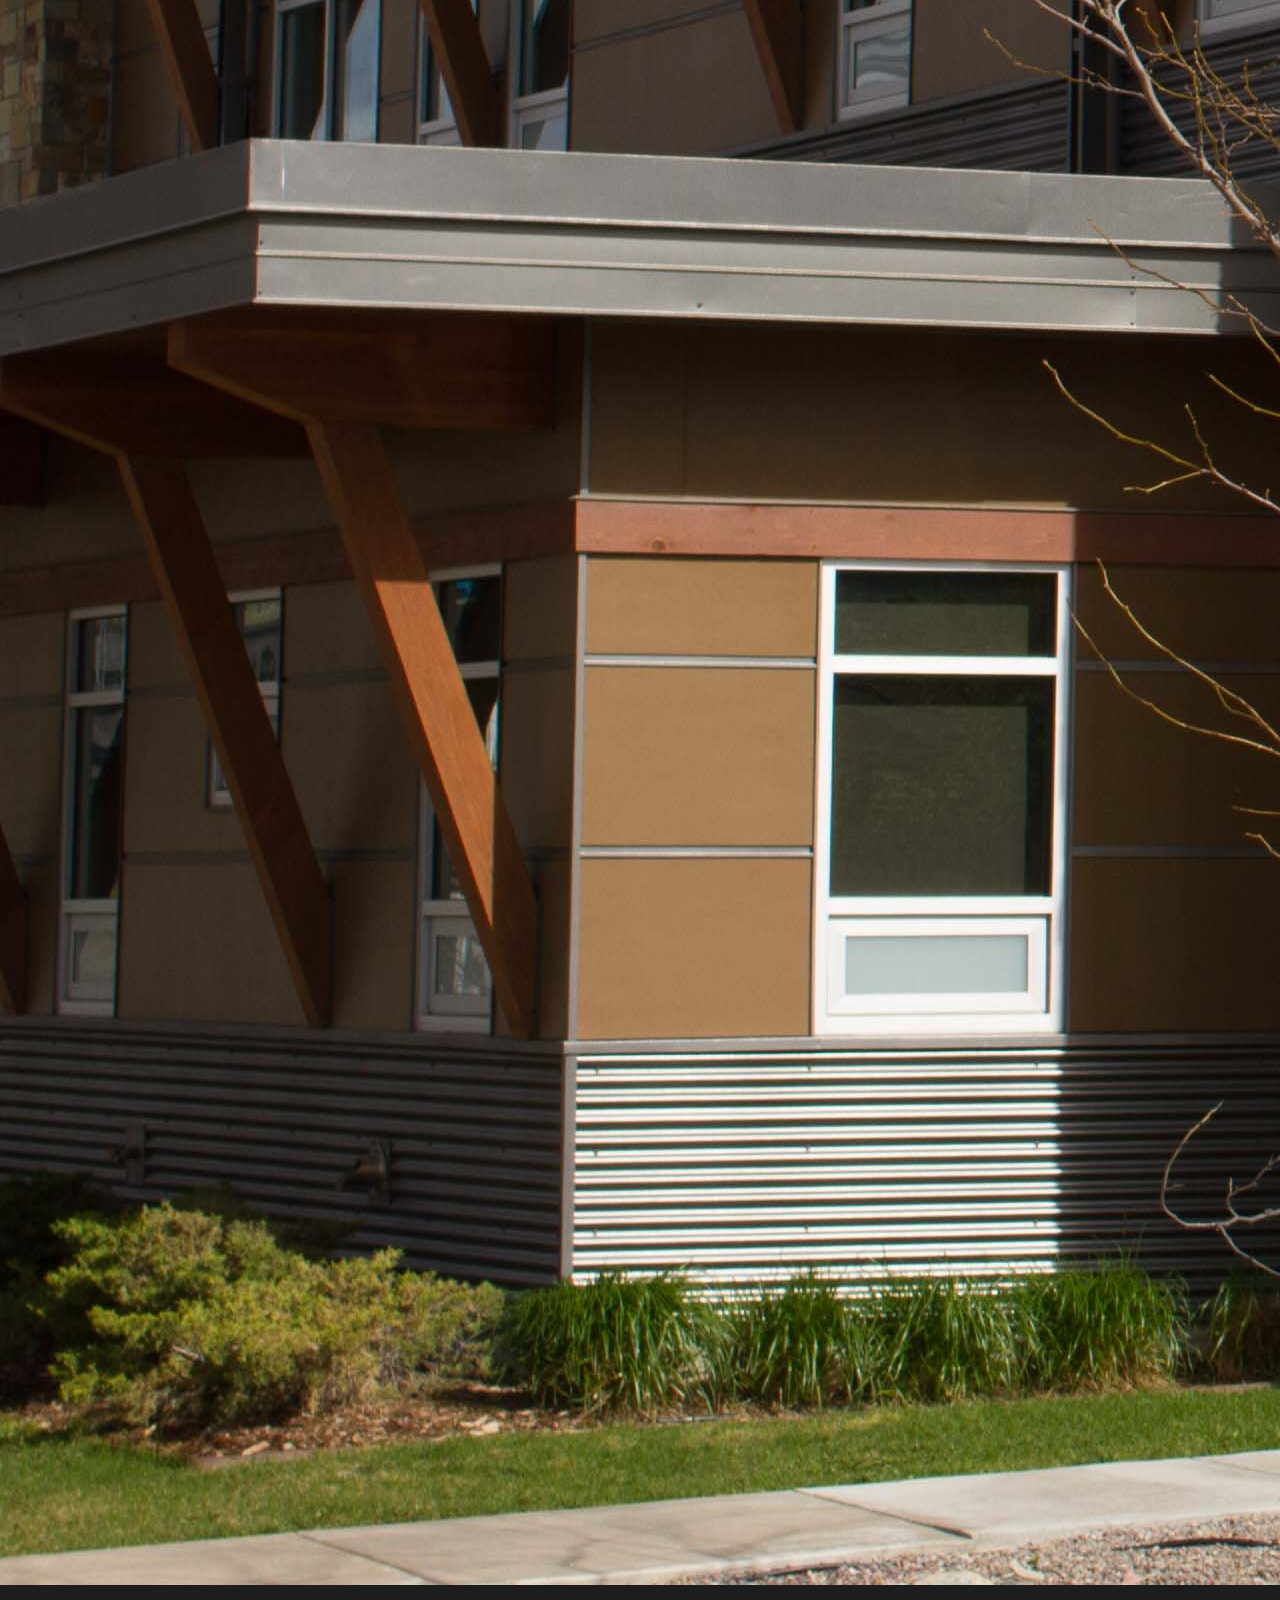
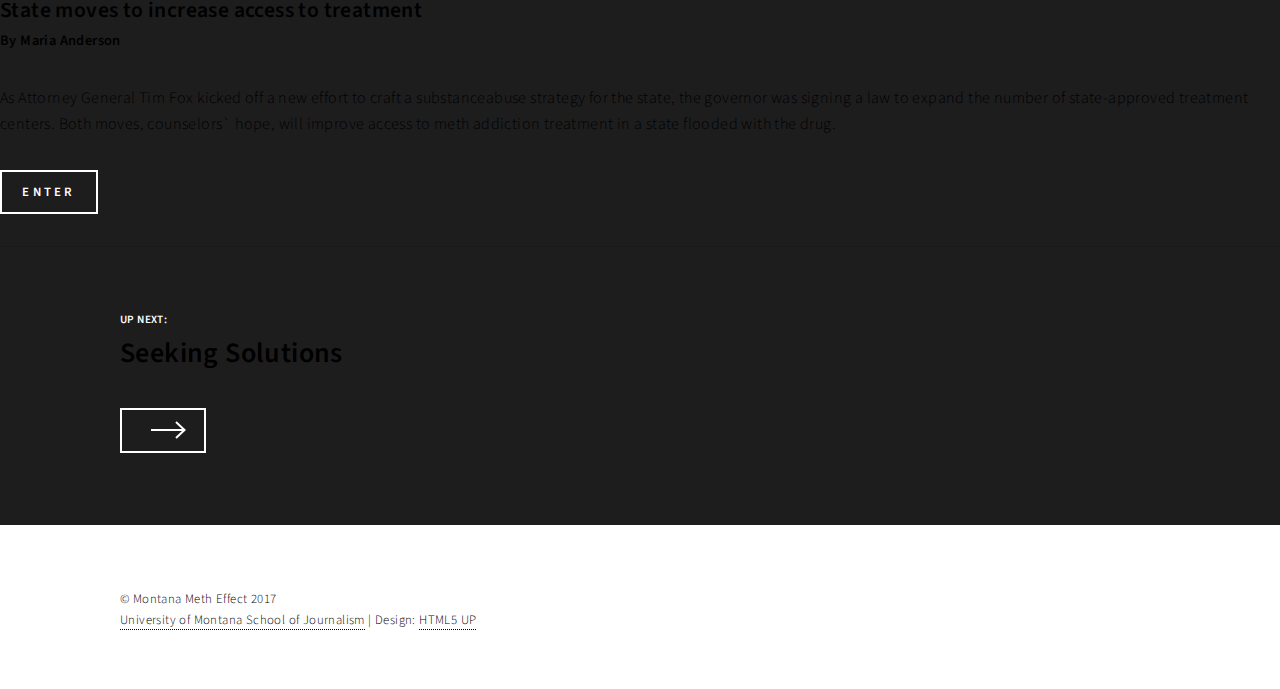
<file: Solutions.html>
<!DOCTYPE HTML>
<!--
	Forty by HTML5 UP
	html5up.net | @ajlkn
	Free for personal and commercial use under the CCA 3.0 license (html5up.net/license)
-->
<html>
	<head>
		<title>The Meth Effect | Seeking Solutions</title>
		<meta charset="utf-8" />
		<meta name="viewport" content="width=device-width, initial-scale=1, user-scalable=no" />
		<!--[if lte IE 8]><script src="assets/js/ie/html5shiv.js"></script><![endif]-->
		<link rel="stylesheet" href="assets/css/buckets.css" />
		<!--[if lte IE 9]><link rel="stylesheet" href="assets/css/ie9.css" /><![endif]-->
		<!--[if lte IE 8]><link rel="stylesheet" href="assets/css/ie8.css" /><![endif]-->
	</head>
	<body>

		<!-- Wrapper -->
			<div id="wrapper">


				<!-- Header -->
				<!-- Note: The "styleN" class below should match that of the banner element. -->
					<header id="header" class="alt style2">
						<a href="index.html" class="logo">The Meth Effect</a>
						<nav>
							<a href="#menu">Menu</a>
						</nav>
					</header>

				<!-- Menu -->
					<!-- Header -->
					<header id="header">
						<a href="index.html" class="logo"><span>Meth Effect</span></a>
						<nav>
							<a href="#menu" class="white">Menu</a>
						</nav>
					</header>

				<!-- Menu -->
					<nav id="menu">
						<ul class="links">
							<li style="color:white;"><a href="index.html">Home</a></li>
							<li style="color:white;"><a href="#two">About</a></li>
							<li style="color:white;"><a href="#newContact">Contact</a></li>
							<li style="color:white;"><a href="Production.html">Production</a></li>
							<li style="color:white;"><a href="Addicts.html">The Addicts</a></li>
							<li style="color:white;"><a href="Repercussions.html">Repercussions</a></li>
							<li style="color:white;"><a href="Solutions.html">Seeking Solutions</a></li>
						</ul>
					</nav>

				<!-- Banner -->
				<!-- Note: The "styleN" class below should match that of the header element. -->
					<section id="banner" class="style2">
						<div class="inner">
							<span class="image">
								<img src="images-solutions/courthouse.jpg" alt="Missoula courthouse meeting" />
							</span>
							<header class="major">
								<h1>Seeking Solutions</h1>
							</header>
							<div class="content">
								<h6>The onslaught of meth users has taken a large toll on Montana’s infrastructure, an infrastructure of jails, hospitals and social services unable to deal with the growing number of meth related cases. As state and local resources are stretched to the max, lawmakers and citizens look for solutions.</h6>
							</div>
						</div>
					</section>

				<!-- Main -->
					<div id="main">


						<!-- First Story -->
							<section id="two" class="spotlights">
								<section>
									<a href="generic.html" class="image">
										<img src="images-solutions/cleanpath.jpg" alt="Meeting in courthouse" data-position="center center" />
									</a>
									<div class="content">
										<div class="inner">
											<header class="major">
												<h3>Drug courts offer addicts a path to get clean</h3>
												<h5>By Beau Baker</h5>
											</header>
											<p> A team of court officials, addiction counselors and medical experts areworking to keep meth from destroying more families each day in Judge John Larson's  drug court. But where one woman in court found a second chance, her daughter failed, and sunk even further into her addiction.</p>
											<ul class="actions">
												<li><a href="generic.html" class="button">Enter</a></li>
											</ul>
										</div>
									</div>
								</section>

							<!-- Second Story -->
								<section>
									<a href="generic.html" class="image">
										<img src="images-solutions/fortbelknap.jpg" alt="Fort Belknap Reservation" data-position="top center" />
									</a>
									<div class="content">
										<div class="inner">
											<header class="major">
												<h3>Peer treatment program offers new hope in Fort Belknap</h3>
												<h5>By Nora Saks</h5>
											</header>
											<p>Two women fed up with the widespread use of meth on the Fort Belknap reservation have launched a series of homegrown treatment programs. These programs rely on the idea of peer mentoring where recovered addicts help inspire and guide those seeking to kick the drug.</p>
											<ul class="actions">
												<li><a href="generic.html" class="button">Enter</a></li>
											</ul>
										</div>
									</div>
								</section>

								<!-- Third Story -->
								<section>
									<a href="generic.html" class="image">
										<img src="images-solutions/jail.jpg" alt="A meth contaminated home" data-position="25% 25%" />
									</a>
									<div class="content">
										<div class="inner">
											<header class="major">
												<h3>Jail offers some addicts first crack at treatment</h3>
												<h5>By Rick Rowan</h5>
											</header>
											<p>Lake County’s sheriff wants a new jail, but he also wants a treatment program like the one underway in Bozeman. These treatment programs help fill the gap many poor or rural drug users face when seeking help with their meth addictions. </p>
											<ul class="actions">
												<li><a href="generic.html" class="button">Enter</a></li>
											</ul>
										</div>
									</div>
								</section>
							</section>

							<!-- Fourth Story -->
							
							<section>
									<a href="generic.html" class="image">
										<img src="images-solutions/recoverycenter.jpg" alt="Fort Belknap Reservation" data-position="top center" />
									</a>
									<div class="content">
										<div class="inner">
											<header class="major">
												<h3>State moves to increase access to treatment </h3>
												<h5>By Maria Anderson</h5>
											</header>
											<p>As Attorney General Tim Fox kicked off a new effort to craft a substanceabuse strategy for the state, the governor was signing a law to expand the number of state-approved treatment centers. Both moves, counselors` hope, will improve access to meth addiction treatment in a state flooded with the drug.</p>
											<ul class="actions">
												<li><a href="generic.html" class="button">Enter</a></li>
											</ul>
										</div>
									</div>
								</section>


						<!-- Next up -->
							<section id="three">
								<div class="inner">
									<header class="major">
										<h6>UP NEXT:</h6>
										<h2>Seeking Solutions</h2>
									</header>
									<ul class="actions">
										<li><a href="generic.html" class="button next"></a></li>
									</ul>
								</div>
							</section>

					</div>


				<!-- Footer -->
					<!-- Footer -->
					<footer id="footer">
						<div class="inner">
							<div class="container">
								<div class="row">
									<div class="span6 offset3">
										<p class="copyright">
											&copy; Montana Meth Effect 2017 <br />
											<a href="http://jour.umt.edu/">University of Montana School of Journalism</a> | Design: <a href="https://html5up.net">HTML5 UP</a>
										</p>
									</div>
								</div>
							</div>

						</div>
					</footer>

		<!-- Scripts -->
			<script src="assets/js/jquery.min.js"></script>
			<script src="assets/js/jquery.scrolly.min.js"></script>
			<script src="assets/js/jquery.scrollex.min.js"></script>
			<script src="assets/js/skel.min.js"></script>
			<script src="assets/js/util.js"></script>
			<!--[if lte IE 8]><script src="assets/js/ie/respond.min.js"></script><![endif]-->
			<script src="assets/js/main.js"></script>

	</body>
</html>
</file>
<file: assets/css/ie9.css>
/*
	Forty by HTML5 UP
	html5up.net | @ajlkn
	Free for personal and commercial use under the CCA 3.0 license (html5up.net/license)
*/

/* Spotlights */

	.spotlights > section:after {
		content: '';
		display: block;
		clear: both;
	}

	.spotlights > section > .image {
		float: left;
	}

	.spotlights > section > .content {
		float: left;
	}

/* Tiles */

	.tiles:after {
		content: '';
		display: block;
		clear: both;
	}

	.tiles article {
		padding: 8em 4em 6em 4em ;
		float: left;
		height: auto;
		max-height: none;
		min-height: 0;
	}

/* Header */

	#header .logo {
		position: absolute;
		top: 0;
		left: 0;
	}

	#header nav {
		position: absolute;
		top: 0;
		right: 0;
	}

/* Banner */

	#banner {
		padding: 7em 0 4em 0 ;
		background-attachment: scroll;
		height: auto;
		max-height: none;
		min-height: 0;
	}

		#banner > .inner .content {
			display: block;
		}

			#banner > .inner .content > * {
				margin-left: 0;
				margin: 0 0 2em 0;
			}

		#banner.major {
			height: auto;
			max-height: none;
			min-height: 0;
		}

/* Contact */

	#contact:after {
		content: '';
		display: block;
		clear: both;
	}

	#contact > .inner > * {
		float: left;
	}

/* Menu */

	#menu .inner {
		margin: 0 auto;
	}
</file>
<file: assets/css/ie8.css>
/*
	Forty by HTML5 UP
	html5up.net | @ajlkn
	Free for personal and commercial use under the CCA 3.0 license (html5up.net/license)
*/

/* Button */

	.button {
		border: solid 2px !important;
	}

		.button.next {
			padding-right: 1.75em;
		}

			.button.next:before, .button.next:after {
				display: none;
			}

/* Tiles */

	.tiles article {
		width: 50%;
		-ms-behavior: url("assets/js/ie/backgroundsize.min.htc");
		background-size: cover;
	}

/* Banner */

	#banner {
		-ms-behavior: url("assets/js/ie/backgroundsize.min.htc");
	}

		#banner:after {
			display: none;
		}

/* Menu */

	#menu {
		background: gray;
	}
</file>
<file: assets/css/main.css>
@import url(font-awesome.min.css);
@import url("https://fonts.googleapis.com/css?family=Source+Sans+Pro:300,300italic,600,600italic");

/*
	Forty by HTML5 UP
	html5up.net | @ajlkn
	Free for personal and commercial use under the CCA 3.0 license (html5up.net/license)
*/

/* Reset */

	html, body, div, span, applet, object, iframe, h1, h2, h3, h4, h5, h6, p, blockquote, pre, a, abbr, acronym, address, big, cite, code, del, dfn, em, img, ins, kbd, q, s, samp, small, strike, strong, sub, sup, tt, var, b, u, i, center, dl, dt, dd, ol, ul, li, fieldset, form, label, legend, table, caption, tbody, tfoot, thead, tr, th, td, article, aside, canvas, details, embed, figure, figcaption, footer, header, hgroup, menu, nav, output, ruby, section, summary, time, mark, audio, video {
		margin: 0;
		padding: 0;
		border: 0;
		font-size: 100%;
		font: inherit;
		vertical-align: baseline;
	}

	article, aside, details, figcaption, figure, footer, header, hgroup, menu, nav, section {
		display: block;
	}

	body {
		line-height: 1;
	}

	ol, ul {
		list-style: none;
	}

	blockquote, q {
		quotes: none;
	}

	blockquote:before, blockquote:after, q:before, q:after {
		content: '';
		content: none;
	}

	table {
		border-collapse: collapse;
		border-spacing: 0;
	}

	body {
		-webkit-text-size-adjust: none;
	}

/* Box Model */

	*, *:before, *:after {
		-moz-box-sizing: border-box;
		-webkit-box-sizing: border-box;
		box-sizing: border-box;
	}

/* Grid */

	.row {
		border-bottom: solid 1px transparent;
		-moz-box-sizing: border-box;
		-webkit-box-sizing: border-box;
		box-sizing: border-box;
	}

	.row > * {
		float: left;
		-moz-box-sizing: border-box;
		-webkit-box-sizing: border-box;
		box-sizing: border-box;
	}

	.row:after, .row:before {
		content: '';
		display: block;
		clear: both;
		height: 0;
	}

	.row.uniform > * > :first-child {
		margin-top: 0;
	}

	.row.uniform > * > :last-child {
		margin-bottom: 0;
	}

	.row.\30 \25 > * {
		padding: 0 0 0 0em;
	}

	.row.\30 \25 {
		margin: 0 0 -1px 0em;
	}

	.row.uniform.\30 \25 > * {
		padding: 0em 0 0 0em;
	}

	.row.uniform.\30 \25 {
		margin: 0em 0 -1px 0em;
	}

	.row > * {
		padding: 0 0 0 2em;
	}

	.row {
		margin: 0 0 -1px -2em;
	}

	.row.uniform > * {
		padding: 2em 0 0 2em;
	}

	.row.uniform {
		margin: -2em 0 -1px -2em;
	}

	.row.\32 00\25 > * {
		padding: 0 0 0 4em;
	}

	.row.\32 00\25 {
		margin: 0 0 -1px -4em;
	}

	.row.uniform.\32 00\25 > * {
		padding: 4em 0 0 4em;
	}

	.row.uniform.\32 00\25 {
		margin: -4em 0 -1px -4em;
	}

	.row.\31 50\25 > * {
		padding: 0 0 0 3em;
	}

	.row.\31 50\25 {
		margin: 0 0 -1px -3em;
	}

	.row.uniform.\31 50\25 > * {
		padding: 3em 0 0 3em;
	}

	.row.uniform.\31 50\25 {
		margin: -3em 0 -1px -3em;
	}

	.row.\35 0\25 > * {
		padding: 0 0 0 1em;
	}

	.row.\35 0\25 {
		margin: 0 0 -1px -1em;
	}

	.row.uniform.\35 0\25 > * {
		padding: 1em 0 0 1em;
	}

	.row.uniform.\35 0\25 {
		margin: -1em 0 -1px -1em;
	}

	.row.\32 5\25 > * {
		padding: 0 0 0 0.5em;
	}

	.row.\32 5\25 {
		margin: 0 0 -1px -0.5em;
	}

	.row.uniform.\32 5\25 > * {
		padding: 0.5em 0 0 0.5em;
	}

	.row.uniform.\32 5\25 {
		margin: -0.5em 0 -1px -0.5em;
	}

	.\31 2u, .\31 2u\24 {
		width: 100%;
		clear: none;
		margin-left: 0;
	}

	.\31 1u, .\31 1u\24 {
		width: 91.6666666667%;
		clear: none;
		margin-left: 0;
	}

	.\31 0u, .\31 0u\24 {
		width: 83.3333333333%;
		clear: none;
		margin-left: 0;
	}

	.\39 u, .\39 u\24 {
		width: 75%;
		clear: none;
		margin-left: 0;
	}

	.\38 u, .\38 u\24 {
		width: 66.6666666667%;
		clear: none;
		margin-left: 0;
	}

	.\37 u, .\37 u\24 {
		width: 58.3333333333%;
		clear: none;
		margin-left: 0;
	}

	.\36 u, .\36 u\24 {
		width: 50%;
		clear: none;
		margin-left: 0;
	}

	.\35 u, .\35 u\24 {
		width: 41.6666666667%;
		clear: none;
		margin-left: 0;
	}

	.\34 u, .\34 u\24 {
		width: 33.3333333333%;
		clear: none;
		margin-left: 0;
	}

	.\33 u, .\33 u\24 {
		width: 25%;
		clear: none;
		margin-left: 0;
	}

	.\32 u, .\32 u\24 {
		width: 16.6666666667%;
		clear: none;
		margin-left: 0;
	}

	.\31 u, .\31 u\24 {
		width: 8.3333333333%;
		clear: none;
		margin-left: 0;
	}

	.\31 2u\24 + *,
	.\31 1u\24 + *,
	.\31 0u\24 + *,
	.\39 u\24 + *,
	.\38 u\24 + *,
	.\37 u\24 + *,
	.\36 u\24 + *,
	.\35 u\24 + *,
	.\34 u\24 + *,
	.\33 u\24 + *,
	.\32 u\24 + *,
	.\31 u\24 + * {
		clear: left;
	}

	.\-11u {
		margin-left: 91.66667%;
	}

	.\-10u {
		margin-left: 83.33333%;
	}

	.\-9u {
		margin-left: 75%;
	}

	.\-8u {
		margin-left: 66.66667%;
	}

	.\-7u {
		margin-left: 58.33333%;
	}

	.\-6u {
		margin-left: 50%;
	}

	.\-5u {
		margin-left: 41.66667%;
	}

	.\-4u {
		margin-left: 33.33333%;
	}

	.\-3u {
		margin-left: 25%;
	}

	.\-2u {
		margin-left: 16.66667%;
	}

	.\-1u {
		margin-left: 8.33333%;
	}

	@media screen and (max-width: 1680px) {

		.row > * {
			padding: 0 0 0 2em;
		}

		.row {
			margin: 0 0 -1px -2em;
		}

		.row.uniform > * {
			padding: 2em 0 0 2em;
		}

		.row.uniform {
			margin: -2em 0 -1px -2em;
		}

		.row.\32 00\25 > * {
			padding: 0 0 0 4em;
		}

		.row.\32 00\25 {
			margin: 0 0 -1px -4em;
		}

		.row.uniform.\32 00\25 > * {
			padding: 4em 0 0 4em;
		}

		.row.uniform.\32 00\25 {
			margin: -4em 0 -1px -4em;
		}

		.row.\31 50\25 > * {
			padding: 0 0 0 3em;
		}

		.row.\31 50\25 {
			margin: 0 0 -1px -3em;
		}

		.row.uniform.\31 50\25 > * {
			padding: 3em 0 0 3em;
		}

		.row.uniform.\31 50\25 {
			margin: -3em 0 -1px -3em;
		}

		.row.\35 0\25 > * {
			padding: 0 0 0 1em;
		}

		.row.\35 0\25 {
			margin: 0 0 -1px -1em;
		}

		.row.uniform.\35 0\25 > * {
			padding: 1em 0 0 1em;
		}

		.row.uniform.\35 0\25 {
			margin: -1em 0 -1px -1em;
		}

		.row.\32 5\25 > * {
			padding: 0 0 0 0.5em;
		}

		.row.\32 5\25 {
			margin: 0 0 -1px -0.5em;
		}

		.row.uniform.\32 5\25 > * {
			padding: 0.5em 0 0 0.5em;
		}

		.row.uniform.\32 5\25 {
			margin: -0.5em 0 -1px -0.5em;
		}

		.\31 2u\28xlarge\29, .\31 2u\24\28xlarge\29 {
			width: 100%;
			clear: none;
			margin-left: 0;
		}

		.\31 1u\28xlarge\29, .\31 1u\24\28xlarge\29 {
			width: 91.6666666667%;
			clear: none;
			margin-left: 0;
		}

		.\31 0u\28xlarge\29, .\31 0u\24\28xlarge\29 {
			width: 83.3333333333%;
			clear: none;
			margin-left: 0;
		}

		.\39 u\28xlarge\29, .\39 u\24\28xlarge\29 {
			width: 75%;
			clear: none;
			margin-left: 0;
		}

		.\38 u\28xlarge\29, .\38 u\24\28xlarge\29 {
			width: 66.6666666667%;
			clear: none;
			margin-left: 0;
		}

		.\37 u\28xlarge\29, .\37 u\24\28xlarge\29 {
			width: 58.3333333333%;
			clear: none;
			margin-left: 0;
		}

		.\36 u\28xlarge\29, .\36 u\24\28xlarge\29 {
			width: 50%;
			clear: none;
			margin-left: 0;
		}

		.\35 u\28xlarge\29, .\35 u\24\28xlarge\29 {
			width: 41.6666666667%;
			clear: none;
			margin-left: 0;
		}

		.\34 u\28xlarge\29, .\34 u\24\28xlarge\29 {
			width: 33.3333333333%;
			clear: none;
			margin-left: 0;
		}

		.\33 u\28xlarge\29, .\33 u\24\28xlarge\29 {
			width: 25%;
			clear: none;
			margin-left: 0;
		}

		.\32 u\28xlarge\29, .\32 u\24\28xlarge\29 {
			width: 16.6666666667%;
			clear: none;
			margin-left: 0;
		}

		.\31 u\28xlarge\29, .\31 u\24\28xlarge\29 {
			width: 8.3333333333%;
			clear: none;
			margin-left: 0;
		}

		.\31 2u\24\28xlarge\29 + *,
		.\31 1u\24\28xlarge\29 + *,
		.\31 0u\24\28xlarge\29 + *,
		.\39 u\24\28xlarge\29 + *,
		.\38 u\24\28xlarge\29 + *,
		.\37 u\24\28xlarge\29 + *,
		.\36 u\24\28xlarge\29 + *,
		.\35 u\24\28xlarge\29 + *,
		.\34 u\24\28xlarge\29 + *,
		.\33 u\24\28xlarge\29 + *,
		.\32 u\24\28xlarge\29 + *,
		.\31 u\24\28xlarge\29 + * {
			clear: left;
		}

		.\-11u\28xlarge\29 {
			margin-left: 91.66667%;
		}

		.\-10u\28xlarge\29 {
			margin-left: 83.33333%;
		}

		.\-9u\28xlarge\29 {
			margin-left: 75%;
		}

		.\-8u\28xlarge\29 {
			margin-left: 66.66667%;
		}

		.\-7u\28xlarge\29 {
			margin-left: 58.33333%;
		}

		.\-6u\28xlarge\29 {
			margin-left: 50%;
		}

		.\-5u\28xlarge\29 {
			margin-left: 41.66667%;
		}

		.\-4u\28xlarge\29 {
			margin-left: 33.33333%;
		}

		.\-3u\28xlarge\29 {
			margin-left: 25%;
		}

		.\-2u\28xlarge\29 {
			margin-left: 16.66667%;
		}

		.\-1u\28xlarge\29 {
			margin-left: 8.33333%;
		}

	}

	@media screen and (max-width: 1280px) {

		.row > * {
			padding: 0 0 0 1.5em;
		}

		.row {
			margin: 0 0 -1px -1.5em;
		}

		.row.uniform > * {
			padding: 1.5em 0 0 1.5em;
		}

		.row.uniform {
			margin: -1.5em 0 -1px -1.5em;
		}

		.row.\32 00\25 > * {
			padding: 0 0 0 3em;
		}

		.row.\32 00\25 {
			margin: 0 0 -1px -3em;
		}

		.row.uniform.\32 00\25 > * {
			padding: 3em 0 0 3em;
		}

		.row.uniform.\32 00\25 {
			margin: -3em 0 -1px -3em;
		}

		.row.\31 50\25 > * {
			padding: 0 0 0 2.25em;
		}

		.row.\31 50\25 {
			margin: 0 0 -1px -2.25em;
		}

		.row.uniform.\31 50\25 > * {
			padding: 2.25em 0 0 2.25em;
		}

		.row.uniform.\31 50\25 {
			margin: -2.25em 0 -1px -2.25em;
		}

		.row.\35 0\25 > * {
			padding: 0 0 0 0.75em;
		}

		.row.\35 0\25 {
			margin: 0 0 -1px -0.75em;
		}

		.row.uniform.\35 0\25 > * {
			padding: 0.75em 0 0 0.75em;
		}

		.row.uniform.\35 0\25 {
			margin: -0.75em 0 -1px -0.75em;
		}

		.row.\32 5\25 > * {
			padding: 0 0 0 0.375em;
		}

		.row.\32 5\25 {
			margin: 0 0 -1px -0.375em;
		}

		.row.uniform.\32 5\25 > * {
			padding: 0.375em 0 0 0.375em;
		}

		.row.uniform.\32 5\25 {
			margin: -0.375em 0 -1px -0.375em;
		}

		.\31 2u\28large\29, .\31 2u\24\28large\29 {
			width: 100%;
			clear: none;
			margin-left: 0;
		}

		.\31 1u\28large\29, .\31 1u\24\28large\29 {
			width: 91.6666666667%;
			clear: none;
			margin-left: 0;
		}

		.\31 0u\28large\29, .\31 0u\24\28large\29 {
			width: 83.3333333333%;
			clear: none;
			margin-left: 0;
		}

		.\39 u\28large\29, .\39 u\24\28large\29 {
			width: 75%;
			clear: none;
			margin-left: 0;
		}

		.\38 u\28large\29, .\38 u\24\28large\29 {
			width: 66.6666666667%;
			clear: none;
			margin-left: 0;
		}

		.\37 u\28large\29, .\37 u\24\28large\29 {
			width: 58.3333333333%;
			clear: none;
			margin-left: 0;
		}

		.\36 u\28large\29, .\36 u\24\28large\29 {
			width: 50%;
			clear: none;
			margin-left: 0;
		}

		.\35 u\28large\29, .\35 u\24\28large\29 {
			width: 41.6666666667%;
			clear: none;
			margin-left: 0;
		}

		.\34 u\28large\29, .\34 u\24\28large\29 {
			width: 33.3333333333%;
			clear: none;
			margin-left: 0;
		}

		.\33 u\28large\29, .\33 u\24\28large\29 {
			width: 25%;
			clear: none;
			margin-left: 0;
		}

		.\32 u\28large\29, .\32 u\24\28large\29 {
			width: 16.6666666667%;
			clear: none;
			margin-left: 0;
		}

		.\31 u\28large\29, .\31 u\24\28large\29 {
			width: 8.3333333333%;
			clear: none;
			margin-left: 0;
		}

		.\31 2u\24\28large\29 + *,
		.\31 1u\24\28large\29 + *,
		.\31 0u\24\28large\29 + *,
		.\39 u\24\28large\29 + *,
		.\38 u\24\28large\29 + *,
		.\37 u\24\28large\29 + *,
		.\36 u\24\28large\29 + *,
		.\35 u\24\28large\29 + *,
		.\34 u\24\28large\29 + *,
		.\33 u\24\28large\29 + *,
		.\32 u\24\28large\29 + *,
		.\31 u\24\28large\29 + * {
			clear: left;
		}

		.\-11u\28large\29 {
			margin-left: 91.66667%;
		}

		.\-10u\28large\29 {
			margin-left: 83.33333%;
		}

		.\-9u\28large\29 {
			margin-left: 75%;
		}

		.\-8u\28large\29 {
			margin-left: 66.66667%;
		}

		.\-7u\28large\29 {
			margin-left: 58.33333%;
		}

		.\-6u\28large\29 {
			margin-left: 50%;
		}

		.\-5u\28large\29 {
			margin-left: 41.66667%;
		}

		.\-4u\28large\29 {
			margin-left: 33.33333%;
		}

		.\-3u\28large\29 {
			margin-left: 25%;
		}

		.\-2u\28large\29 {
			margin-left: 16.66667%;
		}

		.\-1u\28large\29 {
			margin-left: 8.33333%;
		}

	}

	@media screen and (max-width: 980px) {

		.row > * {
			padding: 0 0 0 1.5em;
		}

		.row {
			margin: 0 0 -1px -1.5em;
		}

		.row.uniform > * {
			padding: 1.5em 0 0 1.5em;
		}

		.row.uniform {
			margin: -1.5em 0 -1px -1.5em;
		}

		.row.\32 00\25 > * {
			padding: 0 0 0 3em;
		}

		.row.\32 00\25 {
			margin: 0 0 -1px -3em;
		}

		.row.uniform.\32 00\25 > * {
			padding: 3em 0 0 3em;
		}

		.row.uniform.\32 00\25 {
			margin: -3em 0 -1px -3em;
		}

		.row.\31 50\25 > * {
			padding: 0 0 0 2.25em;
		}

		.row.\31 50\25 {
			margin: 0 0 -1px -2.25em;
		}

		.row.uniform.\31 50\25 > * {
			padding: 2.25em 0 0 2.25em;
		}

		.row.uniform.\31 50\25 {
			margin: -2.25em 0 -1px -2.25em;
		}

		.row.\35 0\25 > * {
			padding: 0 0 0 0.75em;
		}

		.row.\35 0\25 {
			margin: 0 0 -1px -0.75em;
		}

		.row.uniform.\35 0\25 > * {
			padding: 0.75em 0 0 0.75em;
		}

		.row.uniform.\35 0\25 {
			margin: -0.75em 0 -1px -0.75em;
		}

		.row.\32 5\25 > * {
			padding: 0 0 0 0.375em;
		}

		.row.\32 5\25 {
			margin: 0 0 -1px -0.375em;
		}

		.row.uniform.\32 5\25 > * {
			padding: 0.375em 0 0 0.375em;
		}

		.row.uniform.\32 5\25 {
			margin: -0.375em 0 -1px -0.375em;
		}

		.\31 2u\28medium\29, .\31 2u\24\28medium\29 {
			width: 100%;
			clear: none;
			margin-left: 0;
		}

		.\31 1u\28medium\29, .\31 1u\24\28medium\29 {
			width: 91.6666666667%;
			clear: none;
			margin-left: 0;
		}

		.\31 0u\28medium\29, .\31 0u\24\28medium\29 {
			width: 83.3333333333%;
			clear: none;
			margin-left: 0;
		}

		.\39 u\28medium\29, .\39 u\24\28medium\29 {
			width: 75%;
			clear: none;
			margin-left: 0;
		}

		.\38 u\28medium\29, .\38 u\24\28medium\29 {
			width: 66.6666666667%;
			clear: none;
			margin-left: 0;
		}

		.\37 u\28medium\29, .\37 u\24\28medium\29 {
			width: 58.3333333333%;
			clear: none;
			margin-left: 0;
		}

		.\36 u\28medium\29, .\36 u\24\28medium\29 {
			width: 50%;
			clear: none;
			margin-left: 0;
		}

		.\35 u\28medium\29, .\35 u\24\28medium\29 {
			width: 41.6666666667%;
			clear: none;
			margin-left: 0;
		}

		.\34 u\28medium\29, .\34 u\24\28medium\29 {
			width: 33.3333333333%;
			clear: none;
			margin-left: 0;
		}

		.\33 u\28medium\29, .\33 u\24\28medium\29 {
			width: 25%;
			clear: none;
			margin-left: 0;
		}

		.\32 u\28medium\29, .\32 u\24\28medium\29 {
			width: 16.6666666667%;
			clear: none;
			margin-left: 0;
		}

		.\31 u\28medium\29, .\31 u\24\28medium\29 {
			width: 8.3333333333%;
			clear: none;
			margin-left: 0;
		}

		.\31 2u\24\28medium\29 + *,
		.\31 1u\24\28medium\29 + *,
		.\31 0u\24\28medium\29 + *,
		.\39 u\24\28medium\29 + *,
		.\38 u\24\28medium\29 + *,
		.\37 u\24\28medium\29 + *,
		.\36 u\24\28medium\29 + *,
		.\35 u\24\28medium\29 + *,
		.\34 u\24\28medium\29 + *,
		.\33 u\24\28medium\29 + *,
		.\32 u\24\28medium\29 + *,
		.\31 u\24\28medium\29 + * {
			clear: left;
		}

		.\-11u\28medium\29 {
			margin-left: 91.66667%;
		}

		.\-10u\28medium\29 {
			margin-left: 83.33333%;
		}

		.\-9u\28medium\29 {
			margin-left: 75%;
		}

		.\-8u\28medium\29 {
			margin-left: 66.66667%;
		}

		.\-7u\28medium\29 {
			margin-left: 58.33333%;
		}

		.\-6u\28medium\29 {
			margin-left: 50%;
		}

		.\-5u\28medium\29 {
			margin-left: 41.66667%;
		}

		.\-4u\28medium\29 {
			margin-left: 33.33333%;
		}

		.\-3u\28medium\29 {
			margin-left: 25%;
		}

		.\-2u\28medium\29 {
			margin-left: 16.66667%;
		}

		.\-1u\28medium\29 {
			margin-left: 8.33333%;
		}

	}

	@media screen and (max-width: 736px) {

		.row > * {
			padding: 0 0 0 1.25em;
		}

		.row {
			margin: 0 0 -1px -1.25em;
		}

		.row.uniform > * {
			padding: 1.25em 0 0 1.25em;
		}

		.row.uniform {
			margin: -1.25em 0 -1px -1.25em;
		}

		.row.\32 00\25 > * {
			padding: 0 0 0 2.5em;
		}

		.row.\32 00\25 {
			margin: 0 0 -1px -2.5em;
		}

		.row.uniform.\32 00\25 > * {
			padding: 2.5em 0 0 2.5em;
		}

		.row.uniform.\32 00\25 {
			margin: -2.5em 0 -1px -2.5em;
		}

		.row.\31 50\25 > * {
			padding: 0 0 0 1.875em;
		}

		.row.\31 50\25 {
			margin: 0 0 -1px -1.875em;
		}

		.row.uniform.\31 50\25 > * {
			padding: 1.875em 0 0 1.875em;
		}

		.row.uniform.\31 50\25 {
			margin: -1.875em 0 -1px -1.875em;
		}

		.row.\35 0\25 > * {
			padding: 0 0 0 0.625em;
		}

		.row.\35 0\25 {
			margin: 0 0 -1px -0.625em;
		}

		.row.uniform.\35 0\25 > * {
			padding: 0.625em 0 0 0.625em;
		}

		.row.uniform.\35 0\25 {
			margin: -0.625em 0 -1px -0.625em;
		}

		.row.\32 5\25 > * {
			padding: 0 0 0 0.3125em;
		}

		.row.\32 5\25 {
			margin: 0 0 -1px -0.3125em;
		}

		.row.uniform.\32 5\25 > * {
			padding: 0.3125em 0 0 0.3125em;
		}

		.row.uniform.\32 5\25 {
			margin: -0.3125em 0 -1px -0.3125em;
		}

		.\31 2u\28small\29, .\31 2u\24\28small\29 {
			width: 100%;
			clear: none;
			margin-left: 0;
		}

		.\31 1u\28small\29, .\31 1u\24\28small\29 {
			width: 91.6666666667%;
			clear: none;
			margin-left: 0;
		}

		.\31 0u\28small\29, .\31 0u\24\28small\29 {
			width: 83.3333333333%;
			clear: none;
			margin-left: 0;
		}

		.\39 u\28small\29, .\39 u\24\28small\29 {
			width: 75%;
			clear: none;
			margin-left: 0;
		}

		.\38 u\28small\29, .\38 u\24\28small\29 {
			width: 66.6666666667%;
			clear: none;
			margin-left: 0;
		}

		.\37 u\28small\29, .\37 u\24\28small\29 {
			width: 58.3333333333%;
			clear: none;
			margin-left: 0;
		}

		.\36 u\28small\29, .\36 u\24\28small\29 {
			width: 50%;
			clear: none;
			margin-left: 0;
		}

		.\35 u\28small\29, .\35 u\24\28small\29 {
			width: 41.6666666667%;
			clear: none;
			margin-left: 0;
		}

		.\34 u\28small\29, .\34 u\24\28small\29 {
			width: 33.3333333333%;
			clear: none;
			margin-left: 0;
		}

		.\33 u\28small\29, .\33 u\24\28small\29 {
			width: 25%;
			clear: none;
			margin-left: 0;
		}

		.\32 u\28small\29, .\32 u\24\28small\29 {
			width: 16.6666666667%;
			clear: none;
			margin-left: 0;
		}

		.\31 u\28small\29, .\31 u\24\28small\29 {
			width: 8.3333333333%;
			clear: none;
			margin-left: 0;
		}

		.\31 2u\24\28small\29 + *,
		.\31 1u\24\28small\29 + *,
		.\31 0u\24\28small\29 + *,
		.\39 u\24\28small\29 + *,
		.\38 u\24\28small\29 + *,
		.\37 u\24\28small\29 + *,
		.\36 u\24\28small\29 + *,
		.\35 u\24\28small\29 + *,
		.\34 u\24\28small\29 + *,
		.\33 u\24\28small\29 + *,
		.\32 u\24\28small\29 + *,
		.\31 u\24\28small\29 + * {
			clear: left;
		}

		.\-11u\28small\29 {
			margin-left: 91.66667%;
		}

		.\-10u\28small\29 {
			margin-left: 83.33333%;
		}

		.\-9u\28small\29 {
			margin-left: 75%;
		}

		.\-8u\28small\29 {
			margin-left: 66.66667%;
		}

		.\-7u\28small\29 {
			margin-left: 58.33333%;
		}

		.\-6u\28small\29 {
			margin-left: 50%;
		}

		.\-5u\28small\29 {
			margin-left: 41.66667%;
		}

		.\-4u\28small\29 {
			margin-left: 33.33333%;
		}

		.\-3u\28small\29 {
			margin-left: 25%;
		}

		.\-2u\28small\29 {
			margin-left: 16.66667%;
		}

		.\-1u\28small\29 {
			margin-left: 8.33333%;
		}

	}

	@media screen and (max-width: 480px) {

		.row > * {
			padding: 0 0 0 1.25em;
		}

		.row {
			margin: 0 0 -1px -1.25em;
		}

		.row.uniform > * {
			padding: 1.25em 0 0 1.25em;
		}

		.row.uniform {
			margin: -1.25em 0 -1px -1.25em;
		}

		.row.\32 00\25 > * {
			padding: 0 0 0 2.5em;
		}

		.row.\32 00\25 {
			margin: 0 0 -1px -2.5em;
		}

		.row.uniform.\32 00\25 > * {
			padding: 2.5em 0 0 2.5em;
		}

		.row.uniform.\32 00\25 {
			margin: -2.5em 0 -1px -2.5em;
		}

		.row.\31 50\25 > * {
			padding: 0 0 0 1.875em;
		}

		.row.\31 50\25 {
			margin: 0 0 -1px -1.875em;
		}

		.row.uniform.\31 50\25 > * {
			padding: 1.875em 0 0 1.875em;
		}

		.row.uniform.\31 50\25 {
			margin: -1.875em 0 -1px -1.875em;
		}

		.row.\35 0\25 > * {
			padding: 0 0 0 0.625em;
		}

		.row.\35 0\25 {
			margin: 0 0 -1px -0.625em;
		}

		.row.uniform.\35 0\25 > * {
			padding: 0.625em 0 0 0.625em;
		}

		.row.uniform.\35 0\25 {
			margin: -0.625em 0 -1px -0.625em;
		}

		.row.\32 5\25 > * {
			padding: 0 0 0 0.3125em;
		}

		.row.\32 5\25 {
			margin: 0 0 -1px -0.3125em;
		}

		.row.uniform.\32 5\25 > * {
			padding: 0.3125em 0 0 0.3125em;
		}

		.row.uniform.\32 5\25 {
			margin: -0.3125em 0 -1px -0.3125em;
		}

		.\31 2u\28xsmall\29, .\31 2u\24\28xsmall\29 {
			width: 100%;
			clear: none;
			margin-left: 0;
		}

		.\31 1u\28xsmall\29, .\31 1u\24\28xsmall\29 {
			width: 91.6666666667%;
			clear: none;
			margin-left: 0;
		}

		.\31 0u\28xsmall\29, .\31 0u\24\28xsmall\29 {
			width: 83.3333333333%;
			clear: none;
			margin-left: 0;
		}

		.\39 u\28xsmall\29, .\39 u\24\28xsmall\29 {
			width: 75%;
			clear: none;
			margin-left: 0;
		}

		.\38 u\28xsmall\29, .\38 u\24\28xsmall\29 {
			width: 66.6666666667%;
			clear: none;
			margin-left: 0;
		}

		.\37 u\28xsmall\29, .\37 u\24\28xsmall\29 {
			width: 58.3333333333%;
			clear: none;
			margin-left: 0;
		}

		.\36 u\28xsmall\29, .\36 u\24\28xsmall\29 {
			width: 50%;
			clear: none;
			margin-left: 0;
		}

		.\35 u\28xsmall\29, .\35 u\24\28xsmall\29 {
			width: 41.6666666667%;
			clear: none;
			margin-left: 0;
		}

		.\34 u\28xsmall\29, .\34 u\24\28xsmall\29 {
			width: 33.3333333333%;
			clear: none;
			margin-left: 0;
		}

		.\33 u\28xsmall\29, .\33 u\24\28xsmall\29 {
			width: 25%;
			clear: none;
			margin-left: 0;
		}

		.\32 u\28xsmall\29, .\32 u\24\28xsmall\29 {
			width: 16.6666666667%;
			clear: none;
			margin-left: 0;
		}

		.\31 u\28xsmall\29, .\31 u\24\28xsmall\29 {
			width: 8.3333333333%;
			clear: none;
			margin-left: 0;
		}

		.\31 2u\24\28xsmall\29 + *,
		.\31 1u\24\28xsmall\29 + *,
		.\31 0u\24\28xsmall\29 + *,
		.\39 u\24\28xsmall\29 + *,
		.\38 u\24\28xsmall\29 + *,
		.\37 u\24\28xsmall\29 + *,
		.\36 u\24\28xsmall\29 + *,
		.\35 u\24\28xsmall\29 + *,
		.\34 u\24\28xsmall\29 + *,
		.\33 u\24\28xsmall\29 + *,
		.\32 u\24\28xsmall\29 + *,
		.\31 u\24\28xsmall\29 + * {
			clear: left;
		}

		.\-11u\28xsmall\29 {
			margin-left: 91.66667%;
		}

		.\-10u\28xsmall\29 {
			margin-left: 83.33333%;
		}

		.\-9u\28xsmall\29 {
			margin-left: 75%;
		}

		.\-8u\28xsmall\29 {
			margin-left: 66.66667%;
		}

		.\-7u\28xsmall\29 {
			margin-left: 58.33333%;
		}

		.\-6u\28xsmall\29 {
			margin-left: 50%;
		}

		.\-5u\28xsmall\29 {
			margin-left: 41.66667%;
		}

		.\-4u\28xsmall\29 {
			margin-left: 33.33333%;
		}

		.\-3u\28xsmall\29 {
			margin-left: 25%;
		}

		.\-2u\28xsmall\29 {
			margin-left: 16.66667%;
		}

		.\-1u\28xsmall\29 {
			margin-left: 8.33333%;
		}

	}

	@media screen and (max-width: 360px) {

		.row > * {
			padding: 0 0 0 1.25em;
		}

		.row {
			margin: 0 0 -1px -1.25em;
		}

		.row.uniform > * {
			padding: 1.25em 0 0 1.25em;
		}

		.row.uniform {
			margin: -1.25em 0 -1px -1.25em;
		}

		.row.\32 00\25 > * {
			padding: 0 0 0 2.5em;
		}

		.row.\32 00\25 {
			margin: 0 0 -1px -2.5em;
		}

		.row.uniform.\32 00\25 > * {
			padding: 2.5em 0 0 2.5em;
		}

		.row.uniform.\32 00\25 {
			margin: -2.5em 0 -1px -2.5em;
		}

		.row.\31 50\25 > * {
			padding: 0 0 0 1.875em;
		}

		.row.\31 50\25 {
			margin: 0 0 -1px -1.875em;
		}

		.row.uniform.\31 50\25 > * {
			padding: 1.875em 0 0 1.875em;
		}

		.row.uniform.\31 50\25 {
			margin: -1.875em 0 -1px -1.875em;
		}

		.row.\35 0\25 > * {
			padding: 0 0 0 0.625em;
		}

		.row.\35 0\25 {
			margin: 0 0 -1px -0.625em;
		}

		.row.uniform.\35 0\25 > * {
			padding: 0.625em 0 0 0.625em;
		}

		.row.uniform.\35 0\25 {
			margin: -0.625em 0 -1px -0.625em;
		}

		.row.\32 5\25 > * {
			padding: 0 0 0 0.3125em;
		}

		.row.\32 5\25 {
			margin: 0 0 -1px -0.3125em;
		}

		.row.uniform.\32 5\25 > * {
			padding: 0.3125em 0 0 0.3125em;
		}

		.row.uniform.\32 5\25 {
			margin: -0.3125em 0 -1px -0.3125em;
		}

		.\31 2u\28xxsmall\29, .\31 2u\24\28xxsmall\29 {
			width: 100%;
			clear: none;
			margin-left: 0;
		}

		.\31 1u\28xxsmall\29, .\31 1u\24\28xxsmall\29 {
			width: 91.6666666667%;
			clear: none;
			margin-left: 0;
		}

		.\31 0u\28xxsmall\29, .\31 0u\24\28xxsmall\29 {
			width: 83.3333333333%;
			clear: none;
			margin-left: 0;
		}

		.\39 u\28xxsmall\29, .\39 u\24\28xxsmall\29 {
			width: 75%;
			clear: none;
			margin-left: 0;
		}

		.\38 u\28xxsmall\29, .\38 u\24\28xxsmall\29 {
			width: 66.6666666667%;
			clear: none;
			margin-left: 0;
		}

		.\37 u\28xxsmall\29, .\37 u\24\28xxsmall\29 {
			width: 58.3333333333%;
			clear: none;
			margin-left: 0;
		}

		.\36 u\28xxsmall\29, .\36 u\24\28xxsmall\29 {
			width: 50%;
			clear: none;
			margin-left: 0;
		}

		.\35 u\28xxsmall\29, .\35 u\24\28xxsmall\29 {
			width: 41.6666666667%;
			clear: none;
			margin-left: 0;
		}

		.\34 u\28xxsmall\29, .\34 u\24\28xxsmall\29 {
			width: 33.3333333333%;
			clear: none;
			margin-left: 0;
		}

		.\33 u\28xxsmall\29, .\33 u\24\28xxsmall\29 {
			width: 25%;
			clear: none;
			margin-left: 0;
		}

		.\32 u\28xxsmall\29, .\32 u\24\28xxsmall\29 {
			width: 16.6666666667%;
			clear: none;
			margin-left: 0;
		}

		.\31 u\28xxsmall\29, .\31 u\24\28xxsmall\29 {
			width: 8.3333333333%;
			clear: none;
			margin-left: 0;
		}

		.\31 2u\24\28xxsmall\29 + *,
		.\31 1u\24\28xxsmall\29 + *,
		.\31 0u\24\28xxsmall\29 + *,
		.\39 u\24\28xxsmall\29 + *,
		.\38 u\24\28xxsmall\29 + *,
		.\37 u\24\28xxsmall\29 + *,
		.\36 u\24\28xxsmall\29 + *,
		.\35 u\24\28xxsmall\29 + *,
		.\34 u\24\28xxsmall\29 + *,
		.\33 u\24\28xxsmall\29 + *,
		.\32 u\24\28xxsmall\29 + *,
		.\31 u\24\28xxsmall\29 + * {
			clear: left;
		}

		.\-11u\28xxsmall\29 {
			margin-left: 91.66667%;
		}

		.\-10u\28xxsmall\29 {
			margin-left: 83.33333%;
		}

		.\-9u\28xxsmall\29 {
			margin-left: 75%;
		}

		.\-8u\28xxsmall\29 {
			margin-left: 66.66667%;
		}

		.\-7u\28xxsmall\29 {
			margin-left: 58.33333%;
		}

		.\-6u\28xxsmall\29 {
			margin-left: 50%;
		}

		.\-5u\28xxsmall\29 {
			margin-left: 41.66667%;
		}

		.\-4u\28xxsmall\29 {
			margin-left: 33.33333%;
		}

		.\-3u\28xxsmall\29 {
			margin-left: 25%;
		}

		.\-2u\28xxsmall\29 {
			margin-left: 16.66667%;
		}

		.\-1u\28xxsmall\29 {
			margin-left: 8.33333%;
		}

	}

/* Basic */

	@-ms-viewport {
		width: device-width;
	}

	body {
		-ms-overflow-style: scrollbar;
	}

	@media screen and (max-width: 480px) {

		html, body {
			min-width: 320px;
		}

	}

	body {
		background: #gray;
	}

		body.is-loading *, body.is-loading *:before, body.is-loading *:after {
			-moz-animation: none !important;
			-webkit-animation: none !important;
			-ms-animation: none !important;
			animation: none !important;
			-moz-transition: none !important;
			-webkit-transition: none !important;
			-ms-transition: none !important;
			transition: none !important;
		}

/* Type */

	body, input, select, textarea {
		color: #ffffff;
		font-family: "Source Sans Pro", Helvetica, sans-serif;
		font-size: 17pt;
		font-weight: 300;
		letter-spacing: 0.025em;
		line-height: 1.65;
	}

		@media screen and (max-width: 1680px) {

			body, input, select, textarea {
				font-size: 14pt;
			}

		}

		@media screen and (max-width: 1280px) {

			body, input, select, textarea {
				font-size: 12pt;
			}

		}

		@media screen and (max-width: 360px) {

			body, input, select, textarea {
				font-size: 11pt;
			}

		}

	a {
		-moz-transition: color 0.2s ease-in-out, border-bottom-color 0.2s ease-in-out;
		-webkit-transition: color 0.2s ease-in-out, border-bottom-color 0.2s ease-in-out;
		-ms-transition: color 0.2s ease-in-out, border-bottom-color 0.2s ease-in-out;
		transition: color 0.2s ease-in-out, border-bottom-color 0.2s ease-in-out;
		border-bottom: dotted 1px;
		color: inherit;
		text-decoration: none;
	}

		a:hover {
			border-bottom-color: transparent;
			color: #9bf1ff !important;
		}

		a:active {
			color: #53e3fb !important;
		}

	strong, b {
		color: #ffffff;
		font-weight: 600;
	}

	em, i {
		font-style: italic;
	}

	p {
		margin: 0 0 2em 0;
	}

	h1, h2, h3, h4, h5, h6 {
		color: #ffffff;
		font-weight: 600;
		line-height: 1.65;
		margin: 0 0 1em 0;
	}

		h1 a, h2 a, h3 a, h4 a, h5 a, h6 a {
			color: inherit;
			border-bottom: 0;
		}

	h1 {
		font-size: 2.5em;
	}

	h2 {
		font-size: 1.75em;
	}

	h3 {
		font-size: 1.35em;
	}

	h4 {
		font-size: 1.1em;
	}

	h5 {
		font-size: 0.9em;
	}

	h6 {
		font-size: 0.7em;
	}

	@media screen and (max-width: 736px) {

		h1 {
			font-size: 2em;
		}

		h2 {
			font-size: 1.5em;
		}

		h3 {
			font-size: 1.25em;
		}

	}

	sub {
		font-size: 0.8em;
		position: relative;
		top: 0.5em;
	}

	sup {
		font-size: 0.8em;
		position: relative;
		top: -0.5em;
	}

	blockquote {
		border-left: solid 4px rgba(212, 212, 255, 0.1);
		font-style: italic;
		margin: 0 0 2em 0;
		padding: 0.5em 0 0.5em 2em;
	}

	code {
		background: rgba(212, 212, 255, 0.035);
		font-family: "Courier New", monospace;
		font-size: 0.9em;
		margin: 0 0.25em;
		padding: 0.25em 0.65em;
	}

	pre {
		-webkit-overflow-scrolling: touch;
		font-family: "Courier New", monospace;
		font-size: 0.9em;
		margin: 0 0 2em 0;
	}

		pre code {
			display: block;
			line-height: 1.75;
			padding: 1em 1.5em;
			overflow-x: auto;
		}

	hr {
		border: 0;
		border-bottom: solid 1px rgba(212, 212, 255, 0.1);
		margin: 2em 0;
	}

		hr.major {
			margin: 3em 0;
		}

	.align-left {
		text-align: left;
	}

	.align-center {
		text-align: center;
	}

	.align-right {
		text-align: right;
	}

/* Section/Article */

	section.special, article.special {
		text-align: center;
	}

	header.major {
		width: -moz-max-content;
		width: -webkit-max-content;
		width: -ms-max-content;
		width: max-content;
		margin-bottom: 2em;
	}

		header.major > :first-child {
			margin-bottom: 0;
			width: calc(100% + 0.5em);
		}

			header.major > :first-child:after {
				content: '';
				background-color: #ffffff;
				display: block;
				height: 2px;
				margin: 0.325em 0 0.5em 0;
				width: 100%;
			}

		header.major > p {
			font-size: 0.7em;
			font-weight: 600;
			letter-spacing: 0.25em;
			margin-bottom: 0;
			text-transform: uppercase;
		}

		body.is-ie header.major > :first-child:after {
			max-width: 9em;
		}

		body.is-ie header.major > h1:after {
			max-width: 100% !important;
		}

	@media screen and (max-width: 736px) {

		header.major > p br {
			display: none;
		}

	}

/* Form */

	form {
		margin: 0 0 2em 0;
	}

		form .field {
			margin: 0 0 2em 0;
		}

			form .field.half {
				width: 50%;
				float: left;
				padding: 0 0 0 1em;
			}

				form .field.half.first {
					padding: 0 1em 0 0;
				}

		form > .actions {
			margin: 2.5em 0 0 0 !important;
		}

		@media screen and (max-width: 736px) {

			form .field {
				margin: 0 0 1.5em 0;
			}

				form .field.half {
					padding: 0 0 0 0.75em;
				}

					form .field.half.first {
						padding: 0 0.75em 0 0;
					}

			form > .actions {
				margin: 2em 0 0 0 !important;
			}

		}

		@media screen and (max-width: 480px) {

			form .field.half {
				width: 100%;
				float: none;
				padding: 0;
			}

				form .field.half.first {
					padding: 0;
				}

		}

	label {
		color: #ffffff;
		display: block;
		font-size: 0.8em;
		font-weight: 600;
		letter-spacing: 0.25em;
		margin: 0 0 1em 0;
		text-transform: uppercase;
	}

	input[type="text"],
	input[type="password"],
	input[type="email"],
	input[type="tel"],
	input[type="search"],
	input[type="url"],
	select,
	textarea {
		-moz-appearance: none;
		-webkit-appearance: none;
		-ms-appearance: none;
		appearance: none;
		background: rgba(212, 212, 255, 0.035);
		border: none;
		border-radius: 0;
		color: inherit;
		display: block;
		outline: 0;
		padding: 0 1em;
		text-decoration: none;
		width: 100%;
	}

		input[type="text"]:invalid,
		input[type="password"]:invalid,
		input[type="email"]:invalid,
		input[type="tel"]:invalid,
		input[type="search"]:invalid,
		input[type="url"]:invalid,
		select:invalid,
		textarea:invalid {
			box-shadow: none;
		}

		input[type="text"]:focus,
		input[type="password"]:focus,
		input[type="email"]:focus,
		input[type="tel"]:focus,
		input[type="search"]:focus,
		input[type="url"]:focus,
		select:focus,
		textarea:focus {
			border-color: #9bf1ff;
			box-shadow: 0 0 0 2px #9bf1ff;
		}

	.select-wrapper {
		text-decoration: none;
		display: block;
		position: relative;
	}

		.select-wrapper:before {
			-moz-osx-font-smoothing: grayscale;
			-webkit-font-smoothing: antialiased;
			font-family: FontAwesome;
			font-style: normal;
			font-weight: normal;
			text-transform: none !important;
		}

		.select-wrapper:before {
			color: rgba(212, 212, 255, 0.1);
			content: '\f078';
			display: block;
			height: 2.75em;
			line-height: 2.75em;
			pointer-events: none;
			position: absolute;
			right: 0;
			text-align: center;
			top: 0;
			width: 2.75em;
		}

		.select-wrapper select::-ms-expand {
			display: none;
		}

	input[type="text"],
	input[type="password"],
	input[type="email"],
	input[type="tel"],
	input[type="search"],
	input[type="url"],
	select {
		height: 2.75em;
	}

	textarea {
		padding: 0.75em 1em;
	}

	input[type="checkbox"],
	input[type="radio"] {
		-moz-appearance: none;
		-webkit-appearance: none;
		-ms-appearance: none;
		appearance: none;
		display: block;
		float: left;
		margin-right: -2em;
		opacity: 0;
		width: 1em;
		z-index: -1;
	}

		input[type="checkbox"] + label,
		input[type="radio"] + label {
			text-decoration: none;
			color: #ffffff;
			cursor: pointer;
			display: inline-block;
			font-weight: 300;
			padding-left: 2.65em;
			padding-right: 0.75em;
			position: relative;
		}

			input[type="checkbox"] + label:before,
			input[type="radio"] + label:before {
				-moz-osx-font-smoothing: grayscale;
				-webkit-font-smoothing: antialiased;
				font-family: FontAwesome;
				font-style: normal;
				font-weight: normal;
				text-transform: none !important;
			}

			input[type="checkbox"] + label:before,
			input[type="radio"] + label:before {
				background: rgba(212, 212, 255, 0.035);
				content: '';
				display: inline-block;
				height: 1.65em;
				left: 0;
				letter-spacing: 0;
				line-height: 1.58125em;
				position: absolute;
				text-align: center;
				top: 0;
				width: 1.65em;
			}

		input[type="checkbox"]:checked + label:before,
		input[type="radio"]:checked + label:before {
			background: #ffffff;
			border-color: #9bf1ff;
			content: '\f00c';
			color: #242943;
		}

		input[type="checkbox"]:focus + label:before,
		input[type="radio"]:focus + label:before {
			box-shadow: 0 0 0 2px #9bf1ff;
		}

	input[type="radio"] + label:before {
		border-radius: 100%;
	}

	::-webkit-input-placeholder {
		color: rgba(244, 244, 255, 0.2) !important;
		opacity: 1.0;
	}

	:-moz-placeholder {
		color: rgba(244, 244, 255, 0.2) !important;
		opacity: 1.0;
	}

	::-moz-placeholder {
		color: rgba(244, 244, 255, 0.2) !important;
		opacity: 1.0;
	}

	:-ms-input-placeholder {
		color: rgba(244, 244, 255, 0.2) !important;
		opacity: 1.0;
	}

	.formerize-placeholder {
		color: rgba(244, 244, 255, 0.2) !important;
		opacity: 1.0;
	}

/* Box */

	.box {
		border: solid 1px rgba(212, 212, 255, 0.1);
		margin-bottom: 2em;
		padding: 1.5em;
	}

		.box > :last-child,
		.box > :last-child > :last-child,
		.box > :last-child > :last-child > :last-child {
			margin-bottom: 0;
		}

		.box.alt {
			border: 0;
			border-radius: 0;
			padding: 0;
		}

/* Icon */

	.icon {
		text-decoration: none;
		border-bottom: none;
		position: relative;
	}

		.icon:before {
			-moz-osx-font-smoothing: grayscale;
			-webkit-font-smoothing: antialiased;
			font-family: FontAwesome;
			font-style: normal;
			font-weight: normal;
			text-transform: none !important;
		}

		.icon > .label {
			display: none;
		}

		.icon.alt:before {
			background-color: #ffffff;
			border-radius: 100%;
			color: #242943;
			display: inline-block;
			height: 2em;
			line-height: 2em;
			text-align: center;
			width: 2em;
		}

	a.icon.alt:before {
		-moz-transition: background-color 0.2s ease-in-out;
		-webkit-transition: background-color 0.2s ease-in-out;
		-ms-transition: background-color 0.2s ease-in-out;
		transition: background-color 0.2s ease-in-out;
	}

	a.icon.alt:hover:before {
		background-color: #6fc3df;
	}

	a.icon.alt:active:before {
		background-color: #37a6cb;
	}

/* Image */

	.image {
		border: 0;
		display: inline-block;
		position: relative;
	}

		.image img {
			display: block;
		}

		.image.left, .image.right {
			max-width: 30%;
		}

			.image.left img, .image.right img {
				width: 100%;
			}

		.image.left {
			float: left;
			margin: 0 1.5em 1.25em 0;
			top: 0.25em;
		}

		.image.right {
			float: right;
			margin: 0 0 1.25em 1.5em;
			top: 0.25em;
		}

		.image.fit {
			display: block;
			margin: 0 0 2em 0;
			width: 100%;
		}

			.image.fit img {
				width: 100%;
			}

		.image.main {
			display: block;
			margin: 2.5em 0;
			width: 100%;
		}

			.image.main img {
				width: 100%;
			}

			@media screen and (max-width: 736px) {

				.image.main {
					margin: 1.5em 0;
				}

			}

/* List */

	ol {
		list-style: decimal;
		margin: 0 0 2em 0;
		padding-left: 1.25em;
	}

		ol li {
			padding-left: 0.25em;
		}

	ul {
		list-style: disc;
		margin: 0 0 2em 0;
		padding-left: 1em;
	}

		ul li {
			padding-left: 0.5em;
		}

		ul.alt {
			list-style: none;
			padding-left: 0;
		}

			ul.alt li {
				border-top: solid 1px rgba(212, 212, 255, 0.1);
				padding: 0.5em 0;
			}

				ul.alt li:first-child {
					border-top: 0;
					padding-top: 0;
				}

		ul.icons {
			cursor: default;
			list-style: none;
			padding-left: 0;
		}

			ul.icons li {
				display: inline-block;
				padding: 0 1em 0 0;
			}

				ul.icons li:last-child {
					padding-right: 0;
				}

			@media screen and (max-width: 736px) {

				ul.icons li {
					padding: 0 0.75em 0 0;
				}

			}

		ul.actions {
			cursor: default;
			list-style: none;
			padding-left: 0;
		}

			ul.actions li {
				display: inline-block;
				padding: 0 1em 0 0;
				vertical-align: middle;
			}

				ul.actions li:last-child {
					padding-right: 0;
				}

			ul.actions.small li {
				padding: 0 1em 0 0;
			}

			ul.actions.vertical li {
				display: block;
				padding: 1em 0 0 0;
			}

				ul.actions.vertical li:first-child {
					padding-top: 0;
				}

				ul.actions.vertical li > * {
					margin-bottom: 0;
				}

			ul.actions.vertical.small li:first-child {
				padding-top: 0;
			}

			ul.actions.fit {
				display: table;
				margin-left: -1em;
				padding: 0;
				table-layout: fixed;
				width: calc(100% + 1em);
			}

				ul.actions.fit li {
					display: table-cell;
					padding: 0 0 0 1em;
				}

					ul.actions.fit li > * {
						margin-bottom: 0;
					}

				ul.actions.fit.small {
					margin-left: -1em;
					width: calc(100% + 1em);
				}

					ul.actions.fit.small li {
						padding: 0 0 0 1em;
					}

		ul.pagination {
			cursor: default;
			list-style: none;
			padding-left: 0;
		}

			ul.pagination li {
				display: inline-block;
				padding-left: 0;
				vertical-align: middle;
			}

				ul.pagination li > .page {
					-moz-transition: background-color 0.2s ease-in-out, color 0.2s ease-in-out;
					-webkit-transition: background-color 0.2s ease-in-out, color 0.2s ease-in-out;
					-ms-transition: background-color 0.2s ease-in-out, color 0.2s ease-in-out;
					transition: background-color 0.2s ease-in-out, color 0.2s ease-in-out;
					border-bottom: 0;
					display: inline-block;
					font-size: 0.8em;
					font-weight: 600;
					height: 1.5em;
					line-height: 1.5em;
					margin: 0 0.125em;
					min-width: 1.5em;
					padding: 0 0.5em;
					text-align: center;
				}

					ul.pagination li > .page.active {
						background-color: #ffffff;
						color: #242943;
					}

						ul.pagination li > .page.active:hover {
							background-color: #9bf1ff;
							color: #242943 !important;
						}

						ul.pagination li > .page.active:active {
							background-color: #53e3fb;
						}

				ul.pagination li:first-child {
					padding-right: 0.75em;
				}

				ul.pagination li:last-child {
					padding-left: 0.75em;
				}

			@media screen and (max-width: 480px) {

				ul.pagination li:nth-child(n+2):nth-last-child(n+2) {
					display: none;
				}

				ul.pagination li:first-child {
					padding-right: 0;
				}

			}

	dl {
		margin: 0 0 2em 0;
	}

		dl dt {
			display: block;
			font-weight: 600;
			margin: 0 0 1em 0;
		}

		dl dd {
			margin-left: 2em;
		}

/* Table */

	.table-wrapper {
		-webkit-overflow-scrolling: touch;
		overflow-x: auto;
	}

	table {
		margin: 0 0 2em 0;
		width: 100%;
	}

		table tbody tr {
			border: solid 1px rgba(212, 212, 255, 0.1);
			border-left: 0;
			border-right: 0;
		}

			table tbody tr:nth-child(2n + 1) {
				background-color: rgba(212, 212, 255, 0.035);
			}

		table td {
			padding: 0.75em 0.75em;
		}

		table th {
			color: #ffffff;
			font-size: 0.9em;
			font-weight: 600;
			padding: 0 0.75em 0.75em 0.75em;
			text-align: left;
		}

		table thead {
			border-bottom: solid 2px rgba(212, 212, 255, 0.1);
		}

		table tfoot {
			border-top: solid 2px rgba(212, 212, 255, 0.1);
		}

		table.alt {
			border-collapse: separate;
		}

			table.alt tbody tr td {
				border: solid 1px rgba(212, 212, 255, 0.1);
				border-left-width: 0;
				border-top-width: 0;
			}

				table.alt tbody tr td:first-child {
					border-left-width: 1px;
				}

			table.alt tbody tr:first-child td {
				border-top-width: 1px;
			}

			table.alt thead {
				border-bottom: 0;
			}

			table.alt tfoot {
				border-top: 0;
			}

/* Button */

	input[type="submit"],
	input[type="reset"],
	input[type="button"],
	button,
	.button {
		-moz-appearance: none;
		-webkit-appearance: none;
		-ms-appearance: none;
		appearance: none;
		-moz-transition: background-color 0.2s ease-in-out, box-shadow 0.2s ease-in-out, color 0.2s ease-in-out;
		-webkit-transition: background-color 0.2s ease-in-out, box-shadow 0.2s ease-in-out, color 0.2s ease-in-out;
		-ms-transition: background-color 0.2s ease-in-out, box-shadow 0.2s ease-in-out, color 0.2s ease-in-out;
		transition: background-color 0.2s ease-in-out, box-shadow 0.2s ease-in-out, color 0.2s ease-in-out;
		background-color: transparent;
		border: 0;
		border-radius: 0;
		box-shadow: inset 0 0 0 2px #ffffff;
		color: #ffffff;
		cursor: pointer;
		display: inline-block;
		font-size: 0.8em;
		font-weight: 600;
		height: 3.5em;
		letter-spacing: 0.25em;
		line-height: 3.5em;
		padding: 0 1.75em;
		text-align: center;
		text-decoration: none;
		text-transform: uppercase;
		white-space: nowrap;
	}

		input[type="submit"]:hover, input[type="submit"]:active,
		input[type="reset"]:hover,
		input[type="reset"]:active,
		input[type="button"]:hover,
		input[type="button"]:active,
		button:hover,
		button:active,
		.button:hover,
		.button:active {
			box-shadow: inset 0 0 0 2px #9bf1ff;
			color: #9bf1ff;
		}

		input[type="submit"]:active,
		input[type="reset"]:active,
		input[type="button"]:active,
		button:active,
		.button:active {
			background-color: rgba(155, 241, 255, 0.1);
			box-shadow: inset 0 0 0 2px #53e3fb;
			color: #53e3fb;
		}

		input[type="submit"].icon:before,
		input[type="reset"].icon:before,
		input[type="button"].icon:before,
		button.icon:before,
		.button.icon:before {
			margin-right: 0.5em;
		}

		input[type="submit"].fit,
		input[type="reset"].fit,
		input[type="button"].fit,
		button.fit,
		.button.fit {
			display: block;
			margin: 0 0 1em 0;
			width: 100%;
		}

		input[type="submit"].small,
		input[type="reset"].small,
		input[type="button"].small,
		button.small,
		.button.small {
			font-size: 0.6em;
		}

		input[type="submit"].big,
		input[type="reset"].big,
		input[type="button"].big,
		button.big,
		.button.big {
			font-size: 1.25em;
			height: 3em;
			line-height: 3em;
		}

		input[type="submit"].next,
		input[type="reset"].next,
		input[type="button"].next,
		button.next,
		.button.next {
			padding-right: 4.5em;
			position: relative;
		}

			input[type="submit"].next:before, input[type="submit"].next:after,
			input[type="reset"].next:before,
			input[type="reset"].next:after,
			input[type="button"].next:before,
			input[type="button"].next:after,
			button.next:before,
			button.next:after,
			.button.next:before,
			.button.next:after {
				-moz-transition: opacity 0.2s ease-in-out;
				-webkit-transition: opacity 0.2s ease-in-out;
				-ms-transition: opacity 0.2s ease-in-out;
				transition: opacity 0.2s ease-in-out;
				background-position: center right;
				background-repeat: no-repeat;
				background-size: 36px 24px;
				content: '';
				display: block;
				height: 100%;
				position: absolute;
				right: 1.5em;
				top: 0;
				vertical-align: middle;
				width: 36px;
			}

			input[type="submit"].next:before,
			input[type="reset"].next:before,
			input[type="button"].next:before,
			button.next:before,
			.button.next:before {
				background-image: url("data:image/svg+xml;charset=utf8,%3Csvg xmlns='http://www.w3.org/2000/svg' xmlns:xlink='http://www.w3.org/1999/xlink' width='36px' height='24px' viewBox='0 0 36 24' zoomAndPan='disable'%3E%3Cstyle%3Eline %7B stroke: %23ffffff%3B stroke-width: 2px%3B %7D%3C/style%3E%3Cline x1='0' y1='12' x2='34' y2='12' /%3E%3Cline x1='25' y1='4' x2='34' y2='12.5' /%3E%3Cline x1='25' y1='20' x2='34' y2='11.5' /%3E%3C/svg%3E");
			}

			input[type="submit"].next:after,
			input[type="reset"].next:after,
			input[type="button"].next:after,
			button.next:after,
			.button.next:after {
				background-image: url("data:image/svg+xml;charset=utf8,%3Csvg xmlns='http://www.w3.org/2000/svg' xmlns:xlink='http://www.w3.org/1999/xlink' width='36px' height='24px' viewBox='0 0 36 24' zoomAndPan='disable'%3E%3Cstyle%3Eline %7B stroke: %239bf1ff%3B stroke-width: 2px%3B %7D%3C/style%3E%3Cline x1='0' y1='12' x2='34' y2='12' /%3E%3Cline x1='25' y1='4' x2='34' y2='12.5' /%3E%3Cline x1='25' y1='20' x2='34' y2='11.5' /%3E%3C/svg%3E");
				opacity: 0;
				z-index: 1;
			}

			input[type="submit"].next:hover:after, input[type="submit"].next:active:after,
			input[type="reset"].next:hover:after,
			input[type="reset"].next:active:after,
			input[type="button"].next:hover:after,
			input[type="button"].next:active:after,
			button.next:hover:after,
			button.next:active:after,
			.button.next:hover:after,
			.button.next:active:after {
				opacity: 1;
			}

			@media screen and (max-width: 1280px) {

				input[type="submit"].next,
				input[type="reset"].next,
				input[type="button"].next,
				button.next,
				.button.next {
					padding-right: 5em;
				}

			}

		input[type="submit"].special,
		input[type="reset"].special,
		input[type="button"].special,
		button.special,
		.button.special {
			background-color: #ffffff;
			box-shadow: none;
			color: #242943;
		}

			input[type="submit"].special:hover, input[type="submit"].special:active,
			input[type="reset"].special:hover,
			input[type="reset"].special:active,
			input[type="button"].special:hover,
			input[type="button"].special:active,
			button.special:hover,
			button.special:active,
			.button.special:hover,
			.button.special:active {
				background-color: #9bf1ff;
				color: #242943 !important;
			}

			input[type="submit"].special:active,
			input[type="reset"].special:active,
			input[type="button"].special:active,
			button.special:active,
			.button.special:active {
				background-color: #53e3fb;
			}

		input[type="submit"].disabled, input[type="submit"]:disabled,
		input[type="reset"].disabled,
		input[type="reset"]:disabled,
		input[type="button"].disabled,
		input[type="button"]:disabled,
		button.disabled,
		button:disabled,
		.button.disabled,
		.button:disabled {
			-moz-pointer-events: none;
			-webkit-pointer-events: none;
			-ms-pointer-events: none;
			pointer-events: none;
			cursor: default;
			opacity: 0.25;
		}

/* Tiles */

	.tiles {
		display: -moz-flex;
		display: -webkit-flex;
		display: -ms-flex;
		display: flex;
		-moz-flex-wrap: wrap;
		-webkit-flex-wrap: wrap;
		-ms-flex-wrap: wrap;
		flex-wrap: wrap;
		border-top: 0 !important;
	}

		.tiles + * {
			border-top: 0 !important;
		}

		.tiles article {
			-moz-align-items: center;
			-webkit-align-items: center;
			-ms-align-items: center;
			align-items: center;
			display: -moz-flex;
			display: -webkit-flex;
			display: -ms-flex;
			display: flex;
			-moz-transition: -moz-transform 0.25s ease, opacity 0.25s ease, -moz-filter 1s ease, -webkit-filter 1s ease;
			-webkit-transition: -webkit-transform 0.25s ease, opacity 0.25s ease, -webkit-filter 1s ease, -webkit-filter 1s ease;
			-ms-transition: -ms-transform 0.25s ease, opacity 0.25s ease, -ms-filter 1s ease, -webkit-filter 1s ease;
			transition: transform 0.25s ease, opacity 0.25s ease, filter 1s ease, -webkit-filter 1s ease;
			padding: 4em 4em 2em 4em ;
			background-position: center;
			background-repeat: no-repeat;
			background-size: cover;
			cursor: default;
			height: 40vh;
			max-height: 40em;
			min-height: 23em;
			overflow: hidden;
			position: relative;
			width: 40%;
		}

			.tiles article .image {
				display: none;
			}

			.tiles article header {
				position: relative;
				z-index: 3;
			}

			.tiles article h3 {
				font-size: 1.75em;
			}

				.tiles article h3 a:hover {
					color: inherit !important;
				}

			.tiles article .link.primary {
				border: 0;
				height: 100%;
				left: 0;
				position: absolute;
				top: 0;
				width: 100%;
				z-index: 4;
			}

			.tiles article:before {
				-moz-transition: opacity 0.5s ease;
				-webkit-transition: opacity 0.5s ease;
				-ms-transition: opacity 0.5s ease;
				transition: opacity 0.5s ease;
				bottom: 0;
				content: '';
				display: block;
				height: 100%;
				left: 0;
				opacity: 0.85;
				position: absolute;
				width: 100%;
				z-index: 2;
			}

			.tiles article:after {
				background-color: rgba(36, 41, 67, 0.25);
				content: '';
				display: block;
				height: 100%;
				left: 0;
				position: absolute;
				top: 0;
				width: 100%;
				z-index: 1;
			}

			.tiles article:hover:before {
				opacity: 0;
			}

			.tiles article.is-transitioning {
				-moz-transform: scale(0.95);
				-webkit-transform: scale(0.95);
				-ms-transform: scale(0.95);
				transform: scale(0.95);
				-moz-filter: blur(0.5em);
				-webkit-filter: blur(0.5em);
				-ms-filter: blur(0.5em);
				filter: blur(0.5em);
				opacity: 0;
			}

			.tiles article:nth-child(4n - 1), .tiles article:nth-child(4n - 2) {
				width: 60%;
			}

			.tiles article:nth-child(6n - 5):before {
				background-color: #6fc3df;
			}

			.tiles article:nth-child(6n - 4):before {
				background-color: #8d82c4;
			}

			.tiles article:nth-child(6n - 3):before {
				background-color: #ec8d81;
			}

			.tiles article:nth-child(6n - 2):before {
				background-color: #e7b788;
			}

			.tiles article:nth-child(6n - 1):before {
				background-color: #8ea9e8;
			}

			.tiles article:nth-child(6n):before {
				background-color: #87c5a4;
			}

		@media screen and (max-width: 1280px) {

			.tiles article {
				padding: 4em 3em 2em 3em ;
				height: 30vh;
				max-height: 30em;
				min-height: 20em;
			}

		}

		@media screen and (max-width: 980px) {

			.tiles article {
				width: 50% !important;
			}

		}

		@media screen and (max-width: 736px) {

			.tiles article {
				padding: 3em 1.5em 1em 1.5em ;
				height: 16em;
				max-height: none;
				min-height: 0;
			}

				.tiles article h3 {
					font-size: 1.5em;
				}

		}

		@media screen and (max-width: 480px) {

			.tiles {
				display: block;
			}

				.tiles article {
					height: 20em;
					width: 100% !important;
				}

		}

/* Contact Method */

	.contact-method {
		margin: 0 0 2em 0;
		padding-left: 3.25em;
		position: relative;
	}

		.contact-method .icon {
			left: 0;
			position: absolute;
			top: 0;
		}

		.contact-method h3 {
			margin: 0 0 0.5em 0;
		}

/* Spotlights */

	.spotlights {
		border-top: 0 !important;
	}

		.spotlights + * {
			border-top: 0 !important;
		}

		.spotlights > section {
			display: -moz-flex;
			display: -webkit-flex;
			display: -ms-flex;
			display: flex;
			-moz-flex-direction: row;
			-webkit-flex-direction: row;
			-ms-flex-direction: row;
			flex-direction: row;
			background-color: #2e3450;
		}

			.spotlights > section > .image {
				background-position: center center;
				background-size: cover;
				border-radius: 0;
				display: block;
				position: relative;
				width: 30%;
			}

				.spotlights > section > .image img {
					border-radius: 0;
					display: block;
					width: 100%;
				}

				.spotlights > section > .image:before {
					background: rgba(36, 41, 67, 0.9);
					content: '';
					display: block;
					height: 100%;
					left: 0;
					opacity: 0;
					position: absolute;
					top: 0;
					width: 100%;
				}

			.spotlights > section > .content {
				display: -moz-flex;
				display: -webkit-flex;
				display: -ms-flex;
				display: flex;
				-moz-flex-direction: column;
				-webkit-flex-direction: column;
				-ms-flex-direction: column;
				flex-direction: column;
				-moz-justify-content: center;
				-webkit-justify-content: center;
				-ms-justify-content: center;
				justify-content: center;
				-moz-align-items: center;
				-webkit-align-items: center;
				-ms-align-items: center;
				align-items: center;
				padding: 2em 3em 0.1em 3em ;
				width: 70%;
			}

				.spotlights > section > .content > .inner {
					margin: 0 auto;
					max-width: 100%;
					width: 65em;
				}

			.spotlights > section:nth-child(2n) {
				-moz-flex-direction: row-reverse;
				-webkit-flex-direction: row-reverse;
				-ms-flex-direction: row-reverse;
				flex-direction: row-reverse;
				background-color: #333856;
			}

				.spotlights > section:nth-child(2n) > .content {
					-moz-align-items: -moz-flex-end;
					-webkit-align-items: -webkit-flex-end;
					-ms-align-items: -ms-flex-end;
					align-items: flex-end;
				}

		@media screen and (max-width: 1680px) {

			.spotlights > section > .image {
				width: 40%;
			}

			.spotlights > section > .content {
				width: 60%;
			}

		}

		@media screen and (max-width: 1280px) {

			.spotlights > section > .image {
				width: 45%;
			}

			.spotlights > section > .content {
				width: 55%;
			}

		}

		@media screen and (max-width: 980px) {

			.spotlights > section {
				display: block;
			}

				.spotlights > section > .image {
					width: 100%;
				}

				.spotlights > section > .content {
					padding: 4em 3em 2em 3em ;
					width: 100%;
				}

		}

		@media screen and (max-width: 736px) {

			.spotlights > section > .content {
				padding: 3em 1.5em 1em 1.5em ;
			}

		}

/* Header */

	@-moz-keyframes reveal-header {
		0% {
			top: -4em;
			opacity: 0;
		}

		100% {
			top: 0;
			opacity: 1;
		}
	}

	@-webkit-keyframes reveal-header {
		0% {
			top: -4em;
			opacity: 0;
		}

		100% {
			top: 0;
			opacity: 1;
		}
	}

	@-ms-keyframes reveal-header {
		0% {
			top: -4em;
			opacity: 0;
		}

		100% {
			top: 0;
			opacity: 1;
		}
	}

	@keyframes reveal-header {
		0% {
			top: -4em;
			opacity: 0;
		}

		100% {
			top: 0;
			opacity: 1;
		}
	}

	#header {
		display: -moz-flex;
		display: -webkit-flex;
		display: -ms-flex;
		display: flex;
		background-color: #2a2f4a;
		box-shadow: 0 0 0.25em 0 rgba(0, 0, 0, 0.15);
		cursor: default;
		font-weight: 600;
		height: 3.25em;
		left: 0;
		letter-spacing: 0.25em;
		line-height: 3.25em;
		margin: 0;
		position: fixed;
		text-transform: uppercase;
		top: 0;
		width: 100%;
		z-index: 10000;
	}

		#header .logo {
			border: 0;
			display: inline-block;
			font-size: 0.8em;
			height: inherit;
			line-height: inherit;
			padding: 0 1.5em;
		}

			#header .logo strong {
				-moz-transition: background-color 0.2s ease-in-out, color 0.2s ease-in-out;
				-webkit-transition: background-color 0.2s ease-in-out, color 0.2s ease-in-out;
				-ms-transition: background-color 0.2s ease-in-out, color 0.2s ease-in-out;
				transition: background-color 0.2s ease-in-out, color 0.2s ease-in-out;
				background-color: #ffffff;
				color: #242943;
				display: inline-block;
				line-height: 1.65em;
				margin-right: 0.325em;
				padding: 0 0.125em 0 0.375em;
			}

			#header .logo:hover strong {
				background-color: #9bf1ff;
			}

			#header .logo:active strong {
				background-color: #53e3fb;
			}

		#header nav {
			display: -moz-flex;
			display: -webkit-flex;
			display: -ms-flex;
			display: flex;
			-moz-justify-content: -moz-flex-end;
			-webkit-justify-content: -webkit-flex-end;
			-ms-justify-content: -ms-flex-end;
			justify-content: flex-end;
			-moz-flex-grow: 1;
			-webkit-flex-grow: 1;
			-ms-flex-grow: 1;
			flex-grow: 1;
			height: inherit;
			line-height: inherit;
		}

			#header nav a {
				border: 0;
				display: block;
				font-size: 0.8em;
				height: inherit;
				line-height: inherit;
				padding: 0 0.75em;
				position: relative;
				vertical-align: middle;
			}

				#header nav a:last-child {
					padding-right: 1.5em;
				}

				#header nav a[href="#menu"] {
					padding-right: 3.325em !important;
				}

					#header nav a[href="#menu"]:before, #header nav a[href="#menu"]:after {
						background-image: url("data:image/svg+xml;charset=utf8,%3Csvg xmlns='http://www.w3.org/2000/svg' width='24' height='32' viewBox='0 0 24 32' preserveAspectRatio='none'%3E%3Cstyle%3Eline %7B stroke-width: 2px%3B stroke: %23ffffff%3B %7D%3C/style%3E%3Cline x1='0' y1='11' x2='24' y2='11' /%3E%3Cline x1='0' y1='21' x2='24' y2='21' /%3E%3Cline x1='0' y1='16' x2='24' y2='16' /%3E%3C/svg%3E");
						background-position: center;
						background-repeat: no-repeat;
						background-size: 24px 32px;
						content: '';
						display: block;
						height: 100%;
						position: absolute;
						right: 1.5em;
						top: 0;
						vertical-align: middle;
						width: 24px;
					}

					#header nav a[href="#menu"]:after {
						-moz-transition: opacity 0.2s ease-in-out;
						-webkit-transition: opacity 0.2s ease-in-out;
						-ms-transition: opacity 0.2s ease-in-out;
						transition: opacity 0.2s ease-in-out;
						background-image: url("data:image/svg+xml;charset=utf8,%3Csvg xmlns='http://www.w3.org/2000/svg' width='24' height='32' viewBox='0 0 24 32' preserveAspectRatio='none'%3E%3Cstyle%3Eline %7B stroke-width: 2px%3B stroke: %239bf1ff%3B %7D%3C/style%3E%3Cline x1='0' y1='11' x2='24' y2='11' /%3E%3Cline x1='0' y1='21' x2='24' y2='21' /%3E%3Cline x1='0' y1='16' x2='24' y2='16' /%3E%3C/svg%3E");
						opacity: 0;
						z-index: 1;
					}

					#header nav a[href="#menu"]:hover:after, #header nav a[href="#menu"]:active:after {
						opacity: 1;
					}

					#header nav a[href="#menu"]:last-child {
						padding-right: 3.875em !important;
					}

						#header nav a[href="#menu"]:last-child:before, #header nav a[href="#menu"]:last-child:after {
							right: 2em;
						}

		#header.reveal {
			-moz-animation: reveal-header 0.35s ease;
			-webkit-animation: reveal-header 0.35s ease;
			-ms-animation: reveal-header 0.35s ease;
			animation: reveal-header 0.35s ease;
		}

		#header.alt {
			-moz-transition: opacity 2.5s ease;
			-webkit-transition: opacity 2.5s ease;
			-ms-transition: opacity 2.5s ease;
			transition: opacity 2.5s ease;
			-moz-transition-delay: 0.75s;
			-webkit-transition-delay: 0.75s;
			-ms-transition-delay: 0.75s;
			transition-delay: 0.75s;
			-moz-animation: none;
			-webkit-animation: none;
			-ms-animation: none;
			animation: none;
			background-color: transparent;
			box-shadow: none;
			position: absolute;
		}

			#header.alt.style1 .logo strong {
				color: #6fc3df;
			}

			#header.alt.style2 .logo strong {
				color: #8d82c4;
			}

			#header.alt.style3 .logo strong {
				color: #ec8d81;
			}

			#header.alt.style4 .logo strong {
				color: #e7b788;
			}

			#header.alt.style5 .logo strong {
				color: #8ea9e8;
			}

			#header.alt.style6 .logo strong {
				color: #87c5a4;
			}

		body.is-loading #header.alt {
			opacity: 0;
		}

		@media screen and (max-width: 1680px) {

			#header nav a[href="#menu"] {
				padding-right: 3.75em !important;
			}

				#header nav a[href="#menu"]:last-child {
					padding-right: 4.25em !important;
				}

		}

		@media screen and (max-width: 1280px) {

			#header nav a[href="#menu"] {
				padding-right: 4em !important;
			}

				#header nav a[href="#menu"]:last-child {
					padding-right: 4.5em !important;
				}

		}

		@media screen and (max-width: 736px) {

			#header {
				height: 2.75em;
				line-height: 2.75em;
			}

				#header .logo {
					padding: 0 1em;
				}

				#header nav a {
					padding: 0 0.5em;
				}

					#header nav a:last-child {
						padding-right: 1em;
					}

					#header nav a[href="#menu"] {
						padding-right: 3.25em !important;
					}

						#header nav a[href="#menu"]:before, #header nav a[href="#menu"]:after {
							right: 0.75em;
						}

						#header nav a[href="#menu"]:last-child {
							padding-right: 4em !important;
						}

							#header nav a[href="#menu"]:last-child:before, #header nav a[href="#menu"]:last-child:after {
								right: 1.5em;
							}

		}

		@media screen and (max-width: 480px) {

			#header .logo span {
				display: none;
			}

			#header nav a[href="#menu"] {
				overflow: hidden;
				padding-right: 0 !important;
				text-indent: 5em;
				white-space: nowrap;
				width: 5em;
			}

				#header nav a[href="#menu"]:before, #header nav a[href="#menu"]:after {
					right: 0;
					width: inherit;
				}

				#header nav a[href="#menu"]:last-child:before, #header nav a[href="#menu"]:last-child:after {
					width: 4em;
					right: 0;
				}

		}

/* Banner */

	#banner {
		-moz-align-items: center;
		-webkit-align-items: center;
		-ms-align-items: center;
		align-items: center;
		background-image: url("../../images/banner.jpg");
		display: -moz-flex;
		display: -webkit-flex;
		display: -ms-flex;
		display: flex;
		padding: 6em 0 2em 0 ;
		background-attachment: fixed;
		background-position: center;
		background-repeat: no-repeat;
		background-size: cover;
		border-bottom: 0 !important;
		cursor: default;
		height: 60vh;
		margin-bottom: -3.25em;
		max-height: 32em;
		min-height: 22em;
		position: relative;
		top: -3.25em;
	}

		#banner:after {
			-moz-transition: opacity 2.5s ease;
			-webkit-transition: opacity 2.5s ease;
			-ms-transition: opacity 2.5s ease;
			transition: opacity 2.5s ease;
			-moz-transition-delay: 0.75s;
			-webkit-transition-delay: 0.75s;
			-ms-transition-delay: 0.75s;
			transition-delay: 0.75s;
			-moz-pointer-events: none;
			-webkit-pointer-events: none;
			-ms-pointer-events: none;
			pointer-events: none;
			background-color: #242943;
			content: '';
			display: block;
			height: 100%;
			left: 0;
			opacity: 0.85;
			position: absolute;
			top: 0;
			width: 100%;
			z-index: 1;
		}

		#banner h1 {
			font-size: 3.25em;
		}

		#banner > .inner {
			-moz-transition: opacity 1.5s ease, -moz-transform 0.5s ease-out, -moz-filter 0.5s ease, -webkit-filter 0.5s ease;
			-webkit-transition: opacity 1.5s ease, -webkit-transform 0.5s ease-out, -webkit-filter 0.5s ease, -webkit-filter 0.5s ease;
			-ms-transition: opacity 1.5s ease, -ms-transform 0.5s ease-out, -ms-filter 0.5s ease, -webkit-filter 0.5s ease;
			transition: opacity 1.5s ease, transform 0.5s ease-out, filter 0.5s ease, -webkit-filter 0.5s ease;
			padding: 0 !important;
			position: relative;
			z-index: 2;
		}

			#banner > .inner .image {
				display: none;
			}

			#banner > .inner header {
				width: auto;
			}

				#banner > .inner header > :first-child {
					width: auto;
				}

					#banner > .inner header > :first-child:after {
						max-width: 100%;
					}

			#banner > .inner .content {
				display: -moz-flex;
				display: -webkit-flex;
				display: -ms-flex;
				display: flex;
				-moz-align-items: center;
				-webkit-align-items: center;
				-ms-align-items: center;
				align-items: center;
				margin: 0 0 2em 0;
			}

				#banner > .inner .content > * {
					margin-left: 1.5em;
					margin-bottom: 0;
				}

				#banner > .inner .content > :first-child {
					margin-left: 0;
				}

				#banner > .inner .content p {
					font-size: 0.7em;
					font-weight: 600;
					letter-spacing: 0.25em;
					text-transform: uppercase;
				}

		#banner.major {
			height: 75vh;
			min-height: 30em;
			max-height: 50em;
		}

			#banner.major.alt {
				opacity: 0.75;
			}

		#banner.style1:after {
			background-color: #6fc3df;
		}

		#banner.style2:after {
			background-color: #8d82c4;
		}

		#banner.style3:after {
			background-color: #ec8d81;
		}

		#banner.style4:after {
			background-color: #e7b788;
		}

		#banner.style5:after {
			background-color: #8ea9e8;
		}

		#banner.style6:after {
			background-color: #87c5a4;
		}

		body.is-loading #banner:after {
			opacity: 1.0;
		}

		body.is-loading #banner > .inner {
			-moz-filter: blur(0.125em);
			-webkit-filter: blur(0.125em);
			-ms-filter: blur(0.125em);
			filter: blur(0.125em);
			-moz-transform: translateX(-0.5em);
			-webkit-transform: translateX(-0.5em);
			-ms-transform: translateX(-0.5em);
			transform: translateX(-0.5em);
			opacity: 0;
		}

		@media screen and (max-width: 1280px) {

			#banner {
				background-attachment: scroll;
			}

		}

		@media screen and (max-width: 736px) {

			#banner {
				padding: 5em 0 1em 0 ;
				height: auto;
				margin-bottom: -2.75em;
				max-height: none;
				min-height: 0;
				top: -2.75em;
			}

				#banner h1 {
					font-size: 2em;
				}

				#banner > .inner .content {
					display: block;
				}

					#banner > .inner .content > * {
						margin-left: 0;
						margin-bottom: 2em;
					}

				#banner.major {
					height: auto;
					min-height: 0;
					max-height: none;
				}

		}

		@media screen and (max-width: 480px) {

			#banner {
				padding: 6em 0 2em 0 ;
			}

				#banner > .inner .content p br {
					display: none;
				}

				#banner.major {
					padding: 8em 0 4em 0 ;
				}

		}

/* Main */

	#main {
		background-color: #2a2f4a;
	}

		#main > * {
			border-top: solid 1px rgba(212, 212, 255, 0.1);
		}

			#main > *:first-child {
				border-top: 0;
			}

			#main > * > .inner {
				padding: 4em 0 2em 0 ;
				margin: 0 auto;
				max-width: 65em;
				width: calc(100% - 6em);
			}

				@media screen and (max-width: 736px) {

					#main > * > .inner {
						padding: 3em 0 1em 0 ;
						width: calc(100% - 3em);
					}

				}

		#main.alt {
			background-color: transparent;
			border-bottom: solid 1px rgba(212, 212, 255, 0.1);
		}

/* Contact */

	#contact {
		border-bottom: solid 1px rgba(212, 212, 255, 0.1);
		overflow-x: hidden;
	}

		#contact > .inner {
			display: -moz-flex;
			display: -webkit-flex;
			display: -ms-flex;
			display: flex;
			padding: 0 !important;
		}

			#contact > .inner > :nth-child(2n - 1) {
				padding: 4em 3em 2em 0 ;
				border-right: solid 1px rgba(212, 212, 255, 0.1);
				width: 60%;
			}

			#contact > .inner > :nth-child(2n) {
				padding-left: 3em;
				width: 40%;
			}

			#contact > .inner > .split {
				padding: 0;
			}

				#contact > .inner > .split > * {
					padding: 3em 0 1em 3em ;
					position: relative;
				}

					#contact > .inner > .split > *:before {
						border-top: solid 1px rgba(212, 212, 255, 0.1);
						content: '';
						display: block;
						margin-left: -3em;
						position: absolute;
						top: 0;
						width: calc(100vw + 3em);
					}

				#contact > .inner > .split > :first-child:before {
					display: none;
				}

		@media screen and (max-width: 980px) {

			#contact > .inner {
				display: block;
			}

				#contact > .inner > :nth-child(2n - 1) {
					padding: 4em 0 2em 0 ;
					border-right: 0;
					width: 100%;
				}

				#contact > .inner > :nth-child(2n) {
					padding-left: 0;
					width: 100%;
				}

				#contact > .inner > .split > * {
					padding: 3em 0 1em 0 ;
				}

				#contact > .inner > .split > :first-child:before {
					display: block;
				}

		}

		@media screen and (max-width: 736px) {

			#contact > .inner > :nth-child(2n - 1) {
				padding: 3em 0 1em 0 ;
			}

		}

/* Footer */

	#footer .copyright {
		font-size: 0.8em;
		list-style: none;
		padding-left: 0;
	}

		#footer .copyright li {
			border-left: solid 1px rgba(212, 212, 255, 0.1);
			color: rgba(244, 244, 255, 0.2);
			display: inline-block;
			line-height: 1;
			margin-left: 1em;
			padding-left: 1em;
		}

			#footer .copyright li:first-child {
				border-left: 0;
				margin-left: 0;
				padding-left: 0;
			}

	@media screen and (max-width: 480px) {

		#footer .copyright li {
			display: block;
			border-left: 0;
			margin-left: 0;
			padding-left: 0;
			line-height: inherit;
		}

	}

/* Wrapper */

	#wrapper {
		-moz-transition: -moz-filter 0.35s ease, -webkit-filter 0.35s ease, opacity 0.375s ease-out;
		-webkit-transition: -webkit-filter 0.35s ease, -webkit-filter 0.35s ease, opacity 0.375s ease-out;
		-ms-transition: -ms-filter 0.35s ease, -webkit-filter 0.35s ease, opacity 0.375s ease-out;
		transition: filter 0.35s ease, -webkit-filter 0.35s ease, opacity 0.375s ease-out;
		padding-top: 3.25em;
	}

		#wrapper.is-transitioning {
			opacity: 0;
		}

		#wrapper > * > .inner {
			padding: 4em 0 2em 0 ;
			margin: 0 auto;
			max-width: 65em;
			width: calc(100% - 6em);
		}

			@media screen and (max-width: 736px) {

				#wrapper > * > .inner {
					padding: 3em 0 1em 0 ;
					width: calc(100% - 3em);
				}

			}

		@media screen and (max-width: 736px) {

			#wrapper {
				padding-top: 2.75em;
			}

		}

/* Menu */

	#menu {
		-moz-transition: -moz-transform 0.35s ease, opacity 0.35s ease, visibility 0.35s;
		-webkit-transition: -webkit-transform 0.35s ease, opacity 0.35s ease, visibility 0.35s;
		-ms-transition: -ms-transform 0.35s ease, opacity 0.35s ease, visibility 0.35s;
		transition: transform 0.35s ease, opacity 0.35s ease, visibility 0.35s;
		-moz-align-items: center;
		-webkit-align-items: center;
		-ms-align-items: center;
		align-items: center;
		display: -moz-flex;
		display: -webkit-flex;
		display: -ms-flex;
		display: flex;
		-moz-justify-content: center;
		-webkit-justify-content: center;
		-ms-justify-content: center;
		justify-content: center;
		-moz-pointer-events: none;
		-webkit-pointer-events: none;
		-ms-pointer-events: none;
		pointer-events: none;
		background: rgba(36, 41, 67, 0.9);
		box-shadow: none;
		height: 100%;
		left: 0;
		opacity: 0;
		overflow: hidden;
		padding: 3em 2em;
		position: fixed;
		top: 0;
		visibility: hidden;
		width: 100%;
		z-index: 10002;
	}

		#menu .inner {
			-moz-transition: -moz-transform 0.35s ease-out, opacity 0.35s ease, visibility 0.35s;
			-webkit-transition: -webkit-transform 0.35s ease-out, opacity 0.35s ease, visibility 0.35s;
			-ms-transition: -ms-transform 0.35s ease-out, opacity 0.35s ease, visibility 0.35s;
			transition: transform 0.35s ease-out, opacity 0.35s ease, visibility 0.35s;
			-moz-transform: rotateX(20deg);
			-webkit-transform: rotateX(20deg);
			-ms-transform: rotateX(20deg);
			transform: rotateX(20deg);
			-webkit-overflow-scrolling: touch;
			max-width: 100%;
			max-height: 100vh;
			opacity: 0;
			overflow: auto;
			text-align: center;
			visibility: hidden;
			width: 18em;
		}

			#menu .inner > :first-child {
				margin-top: 2em;
			}

			#menu .inner > :last-child {
				margin-bottom: 3em;
			}

		#menu ul {
			margin: 0 0 1em 0;
		}

			#menu ul.links {
				list-style: none;
				padding: 0;
			}

				#menu ul.links > li {
					padding: 0;
				}

					#menu ul.links > li > a:not(.button) {
						border: 0;
						border-top: solid 1px rgba(212, 212, 255, 0.1);
						display: block;
						font-size: 0.8em;
						font-weight: 600;
						letter-spacing: 0.25em;
						line-height: 4em;
						text-decoration: none;
						text-transform: uppercase;
					}

					#menu ul.links > li > .button {
						display: block;
						margin: 0.5em 0 0 0;
					}

					#menu ul.links > li:first-child > a:not(.button) {
						border-top: 0 !important;
					}

		#menu .close {
			-moz-transition: color 0.2s ease-in-out;
			-webkit-transition: color 0.2s ease-in-out;
			-ms-transition: color 0.2s ease-in-out;
			transition: color 0.2s ease-in-out;
			-webkit-tap-highlight-color: transparent;
			border: 0;
			cursor: pointer;
			display: block;
			height: 4em;
			line-height: 4em;
			overflow: hidden;
			padding-right: 1.25em;
			position: absolute;
			right: 0;
			text-align: right;
			text-indent: 8em;
			top: 0;
			vertical-align: middle;
			white-space: nowrap;
			width: 8em;
		}

			#menu .close:before, #menu .close:after {
				-moz-transition: opacity 0.2s ease-in-out;
				-webkit-transition: opacity 0.2s ease-in-out;
				-ms-transition: opacity 0.2s ease-in-out;
				transition: opacity 0.2s ease-in-out;
				background-position: center;
				background-repeat: no-repeat;
				content: '';
				display: block;
				height: 4em;
				position: absolute;
				right: 0;
				top: 0;
				width: 4em;
			}

			#menu .close:before {
				background-image: url("data:image/svg+xml;charset=utf8,%3Csvg xmlns='http://www.w3.org/2000/svg' xmlns:xlink='http://www.w3.org/1999/xlink' width='20px' height='20px' viewBox='0 0 20 20' zoomAndPan='disable'%3E%3Cstyle%3Eline %7B stroke: %23ffffff%3B stroke-width: 2%3B %7D%3C/style%3E%3Cline x1='0' y1='0' x2='20' y2='20' /%3E%3Cline x1='20' y1='0' x2='0' y2='20' /%3E%3C/svg%3E");
			}

			#menu .close:after {
				background-image: url("data:image/svg+xml;charset=utf8,%3Csvg xmlns='http://www.w3.org/2000/svg' xmlns:xlink='http://www.w3.org/1999/xlink' width='20px' height='20px' viewBox='0 0 20 20' zoomAndPan='disable'%3E%3Cstyle%3Eline %7B stroke: %239bf1ff%3B stroke-width: 2%3B %7D%3C/style%3E%3Cline x1='0' y1='0' x2='20' y2='20' /%3E%3Cline x1='20' y1='0' x2='0' y2='20' /%3E%3C/svg%3E");
				opacity: 0;
			}

			#menu .close:hover:after, #menu .close:active:after {
				opacity: 1;
			}

	body.is-ie #menu {
		background: rgba(42, 47, 74, 0.975);
	}

	body.is-menu-visible #wrapper {
		-moz-filter: blur(0.5em);
		-webkit-filter: blur(0.5em);
		-ms-filter: blur(0.5em);
		filter: blur(0.5em);
	}

	body.is-menu-visible #menu {
		-moz-pointer-events: auto;
		-webkit-pointer-events: auto;
		-ms-pointer-events: auto;
		pointer-events: auto;
		opacity: 1;
		visibility: visible;
	}

		body.is-menu-visible #menu .inner {
			-moz-transform: none;
			-webkit-transform: none;
			-ms-transform: none;
			transform: none;
			opacity: 1;
			visibility: visible;
		}
</file>
<file: assets/css/buckets.css>
@import url(font-awesome.min.css);
@import url("https://fonts.googleapis.com/css?family=Source+Sans+Pro:300,300italic,600,600italic");

/*
	Forty by HTML5 UP
	html5up.net | @ajlkn
	Free for personal and commercial use under the CCA 3.0 license (html5up.net/license)
*/

/* Reset */

	html, body, div, span, applet, object, iframe, h1, h2, h3, h4, h5, h6, p, blockquote, pre, a, abbr, acronym, address, big, cite, code, del, dfn, em, img, ins, kbd, q, s, samp, small, strike, strong, sub, sup, tt, var, b, u, i, center, dl, dt, dd, ol, ul, li, fieldset, form, label, legend, table, caption, tbody, tfoot, thead, tr, th, td, article, aside, canvas, details, embed, figure, figcaption, footer, header, hgroup, menu, nav, output, ruby, section, summary, time, mark, audio, video {
		margin: 0;
		padding: 0;
		border: 0;
		font-size: 100%;
		font: inherit;
		vertical-align: baseline;
	}

	article, aside, details, figcaption, figure, footer, header, hgroup, menu, nav, section {
		display: block;
	}

	body {
		line-height: 1;
	}

	ol, ul {
		list-style: none;
	}

	blockquote, q {
		quotes: none;
	}

	blockquote:before, blockquote:after, q:before, q:after {
		content: '';
		content: none;
	}

	table {
		border-collapse: collapse;
		border-spacing: 0;
	}

	body {
		-webkit-text-size-adjust: none;
	}

/* Box Model */

	*, *:before, *:after {
		-moz-box-sizing: border-box;
		-webkit-box-sizing: border-box;
		box-sizing: border-box;
	}

/* Grid */

	.row {
		border-bottom: solid 1px transparent;
		-moz-box-sizing: border-box;
		-webkit-box-sizing: border-box;
		box-sizing: border-box;
	}

	.row > * {
		float: left;
		-moz-box-sizing: border-box;
		-webkit-box-sizing: border-box;
		box-sizing: border-box;
	}

	.row:after, .row:before {
		content: '';
		display: block;
		clear: both;
		height: 0;
	}

	.row.uniform > * > :first-child {
		margin-top: 0;
	}

	.row.uniform > * > :last-child {
		margin-bottom: 0;
	}

	.row.\30 \25 > * {
		padding: 0 0 0 0em;
	}

	.row.\30 \25 {
		margin: 0 0 -1px 0em;
	}

	.row.uniform.\30 \25 > * {
		padding: 0em 0 0 0em;
	}

	.row.uniform.\30 \25 {
		margin: 0em 0 -1px 0em;
	}

	.row > * {
		padding: 0 0 0 2em;
	}

	.row {
		margin: 0 0 -1px -2em;
	}

	.row.uniform > * {
		padding: 2em 0 0 2em;
	}

	.row.uniform {
		margin: -2em 0 -1px -2em;
	}

	.row.\32 00\25 > * {
		padding: 0 0 0 4em;
	}

	.row.\32 00\25 {
		margin: 0 0 -1px -4em;
	}

	.row.uniform.\32 00\25 > * {
		padding: 4em 0 0 4em;
	}

	.row.uniform.\32 00\25 {
		margin: -4em 0 -1px -4em;
	}

	.row.\31 50\25 > * {
		padding: 0 0 0 3em;
	}

	.row.\31 50\25 {
		margin: 0 0 -1px -3em;
	}

	.row.uniform.\31 50\25 > * {
		padding: 3em 0 0 3em;
	}

	.row.uniform.\31 50\25 {
		margin: -3em 0 -1px -3em;
	}

	.row.\35 0\25 > * {
		padding: 0 0 0 1em;
	}

	.row.\35 0\25 {
		margin: 0 0 -1px -1em;
	}

	.row.uniform.\35 0\25 > * {
		padding: 1em 0 0 1em;
	}

	.row.uniform.\35 0\25 {
		margin: -1em 0 -1px -1em;
	}

	.row.\32 5\25 > * {
		padding: 0 0 0 0.5em;
	}

	.row.\32 5\25 {
		margin: 0 0 -1px -0.5em;
	}

	.row.uniform.\32 5\25 > * {
		padding: 0.5em 0 0 0.5em;
	}

	.row.uniform.\32 5\25 {
		margin: -0.5em 0 -1px -0.5em;
	}

	.\31 2u, .\31 2u\24 {
		width: 100%;
		clear: none;
		margin-left: 0;
	}

	.\31 1u, .\31 1u\24 {
		width: 91.6666666667%;
		clear: none;
		margin-left: 0;
	}

	.\31 0u, .\31 0u\24 {
		width: 83.3333333333%;
		clear: none;
		margin-left: 0;
	}

	.\39 u, .\39 u\24 {
		width: 75%;
		clear: none;
		margin-left: 0;
	}

	.\38 u, .\38 u\24 {
		width: 66.6666666667%;
		clear: none;
		margin-left: 0;
	}

	.\37 u, .\37 u\24 {
		width: 58.3333333333%;
		clear: none;
		margin-left: 0;
	}

	.\36 u, .\36 u\24 {
		width: 50%;
		clear: none;
		margin-left: 0;
	}

	.\35 u, .\35 u\24 {
		width: 41.6666666667%;
		clear: none;
		margin-left: 0;
	}

	.\34 u, .\34 u\24 {
		width: 33.3333333333%;
		clear: none;
		margin-left: 0;
	}

	.\33 u, .\33 u\24 {
		width: 25%;
		clear: none;
		margin-left: 0;
	}

	.\32 u, .\32 u\24 {
		width: 16.6666666667%;
		clear: none;
		margin-left: 0;
	}

	.\31 u, .\31 u\24 {
		width: 8.3333333333%;
		clear: none;
		margin-left: 0;
	}

	.\31 2u\24 + *,
	.\31 1u\24 + *,
	.\31 0u\24 + *,
	.\39 u\24 + *,
	.\38 u\24 + *,
	.\37 u\24 + *,
	.\36 u\24 + *,
	.\35 u\24 + *,
	.\34 u\24 + *,
	.\33 u\24 + *,
	.\32 u\24 + *,
	.\31 u\24 + * {
		clear: left;
	}

	.\-11u {
		margin-left: 91.66667%;
	}

	.\-10u {
		margin-left: 83.33333%;
	}

	.\-9u {
		margin-left: 75%;
	}

	.\-8u {
		margin-left: 66.66667%;
	}

	.\-7u {
		margin-left: 58.33333%;
	}

	.\-6u {
		margin-left: 50%;
	}

	.\-5u {
		margin-left: 41.66667%;
	}

	.\-4u {
		margin-left: 33.33333%;
	}

	.\-3u {
		margin-left: 25%;
	}

	.\-2u {
		margin-left: 16.66667%;
	}

	.\-1u {
		margin-left: 8.33333%;
	}

	@media screen and (max-width: 1680px) {

		.row > * {
			padding: 0 0 0 2em;
		}

		.row {
			margin: 0 0 -1px -2em;
		}

		.row.uniform > * {
			padding: 2em 0 0 2em;
		}

		.row.uniform {
			margin: -2em 0 -1px -2em;
		}

		.row.\32 00\25 > * {
			padding: 0 0 0 4em;
		}

		.row.\32 00\25 {
			margin: 0 0 -1px -4em;
		}

		.row.uniform.\32 00\25 > * {
			padding: 4em 0 0 4em;
		}

		.row.uniform.\32 00\25 {
			margin: -4em 0 -1px -4em;
		}

		.row.\31 50\25 > * {
			padding: 0 0 0 3em;
		}

		.row.\31 50\25 {
			margin: 0 0 -1px -3em;
		}

		.row.uniform.\31 50\25 > * {
			padding: 3em 0 0 3em;
		}

		.row.uniform.\31 50\25 {
			margin: -3em 0 -1px -3em;
		}

		.row.\35 0\25 > * {
			padding: 0 0 0 1em;
		}

		.row.\35 0\25 {
			margin: 0 0 -1px -1em;
		}

		.row.uniform.\35 0\25 > * {
			padding: 1em 0 0 1em;
		}

		.row.uniform.\35 0\25 {
			margin: -1em 0 -1px -1em;
		}

		.row.\32 5\25 > * {
			padding: 0 0 0 0.5em;
		}

		.row.\32 5\25 {
			margin: 0 0 -1px -0.5em;
		}

		.row.uniform.\32 5\25 > * {
			padding: 0.5em 0 0 0.5em;
		}

		.row.uniform.\32 5\25 {
			margin: -0.5em 0 -1px -0.5em;
		}

		.\31 2u\28xlarge\29, .\31 2u\24\28xlarge\29 {
			width: 100%;
			clear: none;
			margin-left: 0;
		}

		.\31 1u\28xlarge\29, .\31 1u\24\28xlarge\29 {
			width: 91.6666666667%;
			clear: none;
			margin-left: 0;
		}

		.\31 0u\28xlarge\29, .\31 0u\24\28xlarge\29 {
			width: 83.3333333333%;
			clear: none;
			margin-left: 0;
		}

		.\39 u\28xlarge\29, .\39 u\24\28xlarge\29 {
			width: 75%;
			clear: none;
			margin-left: 0;
		}

		.\38 u\28xlarge\29, .\38 u\24\28xlarge\29 {
			width: 66.6666666667%;
			clear: none;
			margin-left: 0;
		}

		.\37 u\28xlarge\29, .\37 u\24\28xlarge\29 {
			width: 58.3333333333%;
			clear: none;
			margin-left: 0;
		}

		.\36 u\28xlarge\29, .\36 u\24\28xlarge\29 {
			width: 50%;
			clear: none;
			margin-left: 0;
		}

		.\35 u\28xlarge\29, .\35 u\24\28xlarge\29 {
			width: 41.6666666667%;
			clear: none;
			margin-left: 0;
		}

		.\34 u\28xlarge\29, .\34 u\24\28xlarge\29 {
			width: 33.3333333333%;
			clear: none;
			margin-left: 0;
		}

		.\33 u\28xlarge\29, .\33 u\24\28xlarge\29 {
			width: 25%;
			clear: none;
			margin-left: 0;
		}

		.\32 u\28xlarge\29, .\32 u\24\28xlarge\29 {
			width: 16.6666666667%;
			clear: none;
			margin-left: 0;
		}

		.\31 u\28xlarge\29, .\31 u\24\28xlarge\29 {
			width: 8.3333333333%;
			clear: none;
			margin-left: 0;
		}

		.\31 2u\24\28xlarge\29 + *,
		.\31 1u\24\28xlarge\29 + *,
		.\31 0u\24\28xlarge\29 + *,
		.\39 u\24\28xlarge\29 + *,
		.\38 u\24\28xlarge\29 + *,
		.\37 u\24\28xlarge\29 + *,
		.\36 u\24\28xlarge\29 + *,
		.\35 u\24\28xlarge\29 + *,
		.\34 u\24\28xlarge\29 + *,
		.\33 u\24\28xlarge\29 + *,
		.\32 u\24\28xlarge\29 + *,
		.\31 u\24\28xlarge\29 + * {
			clear: left;
		}

		.\-11u\28xlarge\29 {
			margin-left: 91.66667%;
		}

		.\-10u\28xlarge\29 {
			margin-left: 83.33333%;
		}

		.\-9u\28xlarge\29 {
			margin-left: 75%;
		}

		.\-8u\28xlarge\29 {
			margin-left: 66.66667%;
		}

		.\-7u\28xlarge\29 {
			margin-left: 58.33333%;
		}

		.\-6u\28xlarge\29 {
			margin-left: 50%;
		}

		.\-5u\28xlarge\29 {
			margin-left: 41.66667%;
		}

		.\-4u\28xlarge\29 {
			margin-left: 33.33333%;
		}

		.\-3u\28xlarge\29 {
			margin-left: 25%;
		}

		.\-2u\28xlarge\29 {
			margin-left: 16.66667%;
		}

		.\-1u\28xlarge\29 {
			margin-left: 8.33333%;
		}

	}

	@media screen and (max-width: 1280px) {

		.row > * {
			padding: 0 0 0 1.5em;
		}

		.row {
			margin: 0 0 -1px -1.5em;
		}

		.row.uniform > * {
			padding: 1.5em 0 0 1.5em;
		}

		.row.uniform {
			margin: -1.5em 0 -1px -1.5em;
		}

		.row.\32 00\25 > * {
			padding: 0 0 0 3em;
		}

		.row.\32 00\25 {
			margin: 0 0 -1px -3em;
		}

		.row.uniform.\32 00\25 > * {
			padding: 3em 0 0 3em;
		}

		.row.uniform.\32 00\25 {
			margin: -3em 0 -1px -3em;
		}

		.row.\31 50\25 > * {
			padding: 0 0 0 2.25em;
		}

		.row.\31 50\25 {
			margin: 0 0 -1px -2.25em;
		}

		.row.uniform.\31 50\25 > * {
			padding: 2.25em 0 0 2.25em;
		}

		.row.uniform.\31 50\25 {
			margin: -2.25em 0 -1px -2.25em;
		}

		.row.\35 0\25 > * {
			padding: 0 0 0 0.75em;
		}

		.row.\35 0\25 {
			margin: 0 0 -1px -0.75em;
		}

		.row.uniform.\35 0\25 > * {
			padding: 0.75em 0 0 0.75em;
		}

		.row.uniform.\35 0\25 {
			margin: -0.75em 0 -1px -0.75em;
		}

		.row.\32 5\25 > * {
			padding: 0 0 0 0.375em;
		}

		.row.\32 5\25 {
			margin: 0 0 -1px -0.375em;
		}

		.row.uniform.\32 5\25 > * {
			padding: 0.375em 0 0 0.375em;
		}

		.row.uniform.\32 5\25 {
			margin: -0.375em 0 -1px -0.375em;
		}

		.\31 2u\28large\29, .\31 2u\24\28large\29 {
			width: 100%;
			clear: none;
			margin-left: 0;
		}

		.\31 1u\28large\29, .\31 1u\24\28large\29 {
			width: 91.6666666667%;
			clear: none;
			margin-left: 0;
		}

		.\31 0u\28large\29, .\31 0u\24\28large\29 {
			width: 83.3333333333%;
			clear: none;
			margin-left: 0;
		}

		.\39 u\28large\29, .\39 u\24\28large\29 {
			width: 75%;
			clear: none;
			margin-left: 0;
		}

		.\38 u\28large\29, .\38 u\24\28large\29 {
			width: 66.6666666667%;
			clear: none;
			margin-left: 0;
		}

		.\37 u\28large\29, .\37 u\24\28large\29 {
			width: 58.3333333333%;
			clear: none;
			margin-left: 0;
		}

		.\36 u\28large\29, .\36 u\24\28large\29 {
			width: 50%;
			clear: none;
			margin-left: 0;
		}

		.\35 u\28large\29, .\35 u\24\28large\29 {
			width: 41.6666666667%;
			clear: none;
			margin-left: 0;
		}

		.\34 u\28large\29, .\34 u\24\28large\29 {
			width: 33.3333333333%;
			clear: none;
			margin-left: 0;
		}

		.\33 u\28large\29, .\33 u\24\28large\29 {
			width: 25%;
			clear: none;
			margin-left: 0;
		}

		.\32 u\28large\29, .\32 u\24\28large\29 {
			width: 16.6666666667%;
			clear: none;
			margin-left: 0;
		}

		.\31 u\28large\29, .\31 u\24\28large\29 {
			width: 8.3333333333%;
			clear: none;
			margin-left: 0;
		}

		.\31 2u\24\28large\29 + *,
		.\31 1u\24\28large\29 + *,
		.\31 0u\24\28large\29 + *,
		.\39 u\24\28large\29 + *,
		.\38 u\24\28large\29 + *,
		.\37 u\24\28large\29 + *,
		.\36 u\24\28large\29 + *,
		.\35 u\24\28large\29 + *,
		.\34 u\24\28large\29 + *,
		.\33 u\24\28large\29 + *,
		.\32 u\24\28large\29 + *,
		.\31 u\24\28large\29 + * {
			clear: left;
		}

		.\-11u\28large\29 {
			margin-left: 91.66667%;
		}

		.\-10u\28large\29 {
			margin-left: 83.33333%;
		}

		.\-9u\28large\29 {
			margin-left: 75%;
		}

		.\-8u\28large\29 {
			margin-left: 66.66667%;
		}

		.\-7u\28large\29 {
			margin-left: 58.33333%;
		}

		.\-6u\28large\29 {
			margin-left: 50%;
		}

		.\-5u\28large\29 {
			margin-left: 41.66667%;
		}

		.\-4u\28large\29 {
			margin-left: 33.33333%;
		}

		.\-3u\28large\29 {
			margin-left: 25%;
		}

		.\-2u\28large\29 {
			margin-left: 16.66667%;
		}

		.\-1u\28large\29 {
			margin-left: 8.33333%;
		}

	}

	@media screen and (max-width: 980px) {

		.row > * {
			padding: 0 0 0 1.5em;
		}

		.row {
			margin: 0 0 -1px -1.5em;
		}

		.row.uniform > * {
			padding: 1.5em 0 0 1.5em;
		}

		.row.uniform {
			margin: -1.5em 0 -1px -1.5em;
		}

		.row.\32 00\25 > * {
			padding: 0 0 0 3em;
		}

		.row.\32 00\25 {
			margin: 0 0 -1px -3em;
		}

		.row.uniform.\32 00\25 > * {
			padding: 3em 0 0 3em;
		}

		.row.uniform.\32 00\25 {
			margin: -3em 0 -1px -3em;
		}

		.row.\31 50\25 > * {
			padding: 0 0 0 2.25em;
		}

		.row.\31 50\25 {
			margin: 0 0 -1px -2.25em;
		}

		.row.uniform.\31 50\25 > * {
			padding: 2.25em 0 0 2.25em;
		}

		.row.uniform.\31 50\25 {
			margin: -2.25em 0 -1px -2.25em;
		}

		.row.\35 0\25 > * {
			padding: 0 0 0 0.75em;
		}

		.row.\35 0\25 {
			margin: 0 0 -1px -0.75em;
		}

		.row.uniform.\35 0\25 > * {
			padding: 0.75em 0 0 0.75em;
		}

		.row.uniform.\35 0\25 {
			margin: -0.75em 0 -1px -0.75em;
		}

		.row.\32 5\25 > * {
			padding: 0 0 0 0.375em;
		}

		.row.\32 5\25 {
			margin: 0 0 -1px -0.375em;
		}

		.row.uniform.\32 5\25 > * {
			padding: 0.375em 0 0 0.375em;
		}

		.row.uniform.\32 5\25 {
			margin: -0.375em 0 -1px -0.375em;
		}

		.\31 2u\28medium\29, .\31 2u\24\28medium\29 {
			width: 100%;
			clear: none;
			margin-left: 0;
		}

		.\31 1u\28medium\29, .\31 1u\24\28medium\29 {
			width: 91.6666666667%;
			clear: none;
			margin-left: 0;
		}

		.\31 0u\28medium\29, .\31 0u\24\28medium\29 {
			width: 83.3333333333%;
			clear: none;
			margin-left: 0;
		}

		.\39 u\28medium\29, .\39 u\24\28medium\29 {
			width: 75%;
			clear: none;
			margin-left: 0;
		}

		.\38 u\28medium\29, .\38 u\24\28medium\29 {
			width: 66.6666666667%;
			clear: none;
			margin-left: 0;
		}

		.\37 u\28medium\29, .\37 u\24\28medium\29 {
			width: 58.3333333333%;
			clear: none;
			margin-left: 0;
		}

		.\36 u\28medium\29, .\36 u\24\28medium\29 {
			width: 50%;
			clear: none;
			margin-left: 0;
		}

		.\35 u\28medium\29, .\35 u\24\28medium\29 {
			width: 41.6666666667%;
			clear: none;
			margin-left: 0;
		}

		.\34 u\28medium\29, .\34 u\24\28medium\29 {
			width: 33.3333333333%;
			clear: none;
			margin-left: 0;
		}

		.\33 u\28medium\29, .\33 u\24\28medium\29 {
			width: 25%;
			clear: none;
			margin-left: 0;
		}

		.\32 u\28medium\29, .\32 u\24\28medium\29 {
			width: 16.6666666667%;
			clear: none;
			margin-left: 0;
		}

		.\31 u\28medium\29, .\31 u\24\28medium\29 {
			width: 8.3333333333%;
			clear: none;
			margin-left: 0;
		}

		.\31 2u\24\28medium\29 + *,
		.\31 1u\24\28medium\29 + *,
		.\31 0u\24\28medium\29 + *,
		.\39 u\24\28medium\29 + *,
		.\38 u\24\28medium\29 + *,
		.\37 u\24\28medium\29 + *,
		.\36 u\24\28medium\29 + *,
		.\35 u\24\28medium\29 + *,
		.\34 u\24\28medium\29 + *,
		.\33 u\24\28medium\29 + *,
		.\32 u\24\28medium\29 + *,
		.\31 u\24\28medium\29 + * {
			clear: left;
		}

		.\-11u\28medium\29 {
			margin-left: 91.66667%;
		}

		.\-10u\28medium\29 {
			margin-left: 83.33333%;
		}

		.\-9u\28medium\29 {
			margin-left: 75%;
		}

		.\-8u\28medium\29 {
			margin-left: 66.66667%;
		}

		.\-7u\28medium\29 {
			margin-left: 58.33333%;
		}

		.\-6u\28medium\29 {
			margin-left: 50%;
		}

		.\-5u\28medium\29 {
			margin-left: 41.66667%;
		}

		.\-4u\28medium\29 {
			margin-left: 33.33333%;
		}

		.\-3u\28medium\29 {
			margin-left: 25%;
		}

		.\-2u\28medium\29 {
			margin-left: 16.66667%;
		}

		.\-1u\28medium\29 {
			margin-left: 8.33333%;
		}

	}

	@media screen and (max-width: 736px) {

		.row > * {
			padding: 0 0 0 1.25em;
		}

		.row {
			margin: 0 0 -1px -1.25em;
		}

		.row.uniform > * {
			padding: 1.25em 0 0 1.25em;
		}

		.row.uniform {
			margin: -1.25em 0 -1px -1.25em;
		}

		.row.\32 00\25 > * {
			padding: 0 0 0 2.5em;
		}

		.row.\32 00\25 {
			margin: 0 0 -1px -2.5em;
		}

		.row.uniform.\32 00\25 > * {
			padding: 2.5em 0 0 2.5em;
		}

		.row.uniform.\32 00\25 {
			margin: -2.5em 0 -1px -2.5em;
		}

		.row.\31 50\25 > * {
			padding: 0 0 0 1.875em;
		}

		.row.\31 50\25 {
			margin: 0 0 -1px -1.875em;
		}

		.row.uniform.\31 50\25 > * {
			padding: 1.875em 0 0 1.875em;
		}

		.row.uniform.\31 50\25 {
			margin: -1.875em 0 -1px -1.875em;
		}

		.row.\35 0\25 > * {
			padding: 0 0 0 0.625em;
		}

		.row.\35 0\25 {
			margin: 0 0 -1px -0.625em;
		}

		.row.uniform.\35 0\25 > * {
			padding: 0.625em 0 0 0.625em;
		}

		.row.uniform.\35 0\25 {
			margin: -0.625em 0 -1px -0.625em;
		}

		.row.\32 5\25 > * {
			padding: 0 0 0 0.3125em;
		}

		.row.\32 5\25 {
			margin: 0 0 -1px -0.3125em;
		}

		.row.uniform.\32 5\25 > * {
			padding: 0.3125em 0 0 0.3125em;
		}

		.row.uniform.\32 5\25 {
			margin: -0.3125em 0 -1px -0.3125em;
		}

		.\31 2u\28small\29, .\31 2u\24\28small\29 {
			width: 100%;
			clear: none;
			margin-left: 0;
		}

		.\31 1u\28small\29, .\31 1u\24\28small\29 {
			width: 91.6666666667%;
			clear: none;
			margin-left: 0;
		}

		.\31 0u\28small\29, .\31 0u\24\28small\29 {
			width: 83.3333333333%;
			clear: none;
			margin-left: 0;
		}

		.\39 u\28small\29, .\39 u\24\28small\29 {
			width: 75%;
			clear: none;
			margin-left: 0;
		}

		.\38 u\28small\29, .\38 u\24\28small\29 {
			width: 66.6666666667%;
			clear: none;
			margin-left: 0;
		}

		.\37 u\28small\29, .\37 u\24\28small\29 {
			width: 58.3333333333%;
			clear: none;
			margin-left: 0;
		}

		.\36 u\28small\29, .\36 u\24\28small\29 {
			width: 50%;
			clear: none;
			margin-left: 0;
		}

		.\35 u\28small\29, .\35 u\24\28small\29 {
			width: 41.6666666667%;
			clear: none;
			margin-left: 0;
		}

		.\34 u\28small\29, .\34 u\24\28small\29 {
			width: 33.3333333333%;
			clear: none;
			margin-left: 0;
		}

		.\33 u\28small\29, .\33 u\24\28small\29 {
			width: 25%;
			clear: none;
			margin-left: 0;
		}

		.\32 u\28small\29, .\32 u\24\28small\29 {
			width: 16.6666666667%;
			clear: none;
			margin-left: 0;
		}

		.\31 u\28small\29, .\31 u\24\28small\29 {
			width: 8.3333333333%;
			clear: none;
			margin-left: 0;
		}

		.\31 2u\24\28small\29 + *,
		.\31 1u\24\28small\29 + *,
		.\31 0u\24\28small\29 + *,
		.\39 u\24\28small\29 + *,
		.\38 u\24\28small\29 + *,
		.\37 u\24\28small\29 + *,
		.\36 u\24\28small\29 + *,
		.\35 u\24\28small\29 + *,
		.\34 u\24\28small\29 + *,
		.\33 u\24\28small\29 + *,
		.\32 u\24\28small\29 + *,
		.\31 u\24\28small\29 + * {
			clear: left;
		}

		.\-11u\28small\29 {
			margin-left: 91.66667%;
		}

		.\-10u\28small\29 {
			margin-left: 83.33333%;
		}

		.\-9u\28small\29 {
			margin-left: 75%;
		}

		.\-8u\28small\29 {
			margin-left: 66.66667%;
		}

		.\-7u\28small\29 {
			margin-left: 58.33333%;
		}

		.\-6u\28small\29 {
			margin-left: 50%;
		}

		.\-5u\28small\29 {
			margin-left: 41.66667%;
		}

		.\-4u\28small\29 {
			margin-left: 33.33333%;
		}

		.\-3u\28small\29 {
			margin-left: 25%;
		}

		.\-2u\28small\29 {
			margin-left: 16.66667%;
		}

		.\-1u\28small\29 {
			margin-left: 8.33333%;
		}

	}

	@media screen and (max-width: 480px) {

		.row > * {
			padding: 0 0 0 1.25em;
		}

		.row {
			margin: 0 0 -1px -1.25em;
		}

		.row.uniform > * {
			padding: 1.25em 0 0 1.25em;
		}

		.row.uniform {
			margin: -1.25em 0 -1px -1.25em;
		}

		.row.\32 00\25 > * {
			padding: 0 0 0 2.5em;
		}

		.row.\32 00\25 {
			margin: 0 0 -1px -2.5em;
		}

		.row.uniform.\32 00\25 > * {
			padding: 2.5em 0 0 2.5em;
		}

		.row.uniform.\32 00\25 {
			margin: -2.5em 0 -1px -2.5em;
		}

		.row.\31 50\25 > * {
			padding: 0 0 0 1.875em;
		}

		.row.\31 50\25 {
			margin: 0 0 -1px -1.875em;
		}

		.row.uniform.\31 50\25 > * {
			padding: 1.875em 0 0 1.875em;
		}

		.row.uniform.\31 50\25 {
			margin: -1.875em 0 -1px -1.875em;
		}

		.row.\35 0\25 > * {
			padding: 0 0 0 0.625em;
		}

		.row.\35 0\25 {
			margin: 0 0 -1px -0.625em;
		}

		.row.uniform.\35 0\25 > * {
			padding: 0.625em 0 0 0.625em;
		}

		.row.uniform.\35 0\25 {
			margin: -0.625em 0 -1px -0.625em;
		}

		.row.\32 5\25 > * {
			padding: 0 0 0 0.3125em;
		}

		.row.\32 5\25 {
			margin: 0 0 -1px -0.3125em;
		}

		.row.uniform.\32 5\25 > * {
			padding: 0.3125em 0 0 0.3125em;
		}

		.row.uniform.\32 5\25 {
			margin: -0.3125em 0 -1px -0.3125em;
		}

		.\31 2u\28xsmall\29, .\31 2u\24\28xsmall\29 {
			width: 100%;
			clear: none;
			margin-left: 0;
		}

		.\31 1u\28xsmall\29, .\31 1u\24\28xsmall\29 {
			width: 91.6666666667%;
			clear: none;
			margin-left: 0;
		}

		.\31 0u\28xsmall\29, .\31 0u\24\28xsmall\29 {
			width: 83.3333333333%;
			clear: none;
			margin-left: 0;
		}

		.\39 u\28xsmall\29, .\39 u\24\28xsmall\29 {
			width: 75%;
			clear: none;
			margin-left: 0;
		}

		.\38 u\28xsmall\29, .\38 u\24\28xsmall\29 {
			width: 66.6666666667%;
			clear: none;
			margin-left: 0;
		}

		.\37 u\28xsmall\29, .\37 u\24\28xsmall\29 {
			width: 58.3333333333%;
			clear: none;
			margin-left: 0;
		}

		.\36 u\28xsmall\29, .\36 u\24\28xsmall\29 {
			width: 50%;
			clear: none;
			margin-left: 0;
		}

		.\35 u\28xsmall\29, .\35 u\24\28xsmall\29 {
			width: 41.6666666667%;
			clear: none;
			margin-left: 0;
		}

		.\34 u\28xsmall\29, .\34 u\24\28xsmall\29 {
			width: 33.3333333333%;
			clear: none;
			margin-left: 0;
		}

		.\33 u\28xsmall\29, .\33 u\24\28xsmall\29 {
			width: 25%;
			clear: none;
			margin-left: 0;
		}

		.\32 u\28xsmall\29, .\32 u\24\28xsmall\29 {
			width: 16.6666666667%;
			clear: none;
			margin-left: 0;
		}

		.\31 u\28xsmall\29, .\31 u\24\28xsmall\29 {
			width: 8.3333333333%;
			clear: none;
			margin-left: 0;
		}

		.\31 2u\24\28xsmall\29 + *,
		.\31 1u\24\28xsmall\29 + *,
		.\31 0u\24\28xsmall\29 + *,
		.\39 u\24\28xsmall\29 + *,
		.\38 u\24\28xsmall\29 + *,
		.\37 u\24\28xsmall\29 + *,
		.\36 u\24\28xsmall\29 + *,
		.\35 u\24\28xsmall\29 + *,
		.\34 u\24\28xsmall\29 + *,
		.\33 u\24\28xsmall\29 + *,
		.\32 u\24\28xsmall\29 + *,
		.\31 u\24\28xsmall\29 + * {
			clear: left;
		}

		.\-11u\28xsmall\29 {
			margin-left: 91.66667%;
		}

		.\-10u\28xsmall\29 {
			margin-left: 83.33333%;
		}

		.\-9u\28xsmall\29 {
			margin-left: 75%;
		}

		.\-8u\28xsmall\29 {
			margin-left: 66.66667%;
		}

		.\-7u\28xsmall\29 {
			margin-left: 58.33333%;
		}

		.\-6u\28xsmall\29 {
			margin-left: 50%;
		}

		.\-5u\28xsmall\29 {
			margin-left: 41.66667%;
		}

		.\-4u\28xsmall\29 {
			margin-left: 33.33333%;
		}

		.\-3u\28xsmall\29 {
			margin-left: 25%;
		}

		.\-2u\28xsmall\29 {
			margin-left: 16.66667%;
		}

		.\-1u\28xsmall\29 {
			margin-left: 8.33333%;
		}

	}

	@media screen and (max-width: 360px) {

		.row > * {
			padding: 0 0 0 1.25em;
		}

		.row {
			margin: 0 0 -1px -1.25em;
		}

		.row.uniform > * {
			padding: 1.25em 0 0 1.25em;
		}

		.row.uniform {
			margin: -1.25em 0 -1px -1.25em;
		}

		.row.\32 00\25 > * {
			padding: 0 0 0 2.5em;
		}

		.row.\32 00\25 {
			margin: 0 0 -1px -2.5em;
		}

		.row.uniform.\32 00\25 > * {
			padding: 2.5em 0 0 2.5em;
		}

		.row.uniform.\32 00\25 {
			margin: -2.5em 0 -1px -2.5em;
		}

		.row.\31 50\25 > * {
			padding: 0 0 0 1.875em;
		}

		.row.\31 50\25 {
			margin: 0 0 -1px -1.875em;
		}

		.row.uniform.\31 50\25 > * {
			padding: 1.875em 0 0 1.875em;
		}

		.row.uniform.\31 50\25 {
			margin: -1.875em 0 -1px -1.875em;
		}

		.row.\35 0\25 > * {
			padding: 0 0 0 0.625em;
		}

		.row.\35 0\25 {
			margin: 0 0 -1px -0.625em;
		}

		.row.uniform.\35 0\25 > * {
			padding: 0.625em 0 0 0.625em;
		}

		.row.uniform.\35 0\25 {
			margin: -0.625em 0 -1px -0.625em;
		}

		.row.\32 5\25 > * {
			padding: 0 0 0 0.3125em;
		}

		.row.\32 5\25 {
			margin: 0 0 -1px -0.3125em;
		}

		.row.uniform.\32 5\25 > * {
			padding: 0.3125em 0 0 0.3125em;
		}

		.row.uniform.\32 5\25 {
			margin: -0.3125em 0 -1px -0.3125em;
		}

		.\31 2u\28xxsmall\29, .\31 2u\24\28xxsmall\29 {
			width: 100%;
			clear: none;
			margin-left: 0;
		}

		.\31 1u\28xxsmall\29, .\31 1u\24\28xxsmall\29 {
			width: 91.6666666667%;
			clear: none;
			margin-left: 0;
		}

		.\31 0u\28xxsmall\29, .\31 0u\24\28xxsmall\29 {
			width: 83.3333333333%;
			clear: none;
			margin-left: 0;
		}

		.\39 u\28xxsmall\29, .\39 u\24\28xxsmall\29 {
			width: 75%;
			clear: none;
			margin-left: 0;
		}

		.\38 u\28xxsmall\29, .\38 u\24\28xxsmall\29 {
			width: 66.6666666667%;
			clear: none;
			margin-left: 0;
		}

		.\37 u\28xxsmall\29, .\37 u\24\28xxsmall\29 {
			width: 58.3333333333%;
			clear: none;
			margin-left: 0;
		}

		.\36 u\28xxsmall\29, .\36 u\24\28xxsmall\29 {
			width: 50%;
			clear: none;
			margin-left: 0;
		}

		.\35 u\28xxsmall\29, .\35 u\24\28xxsmall\29 {
			width: 41.6666666667%;
			clear: none;
			margin-left: 0;
		}

		.\34 u\28xxsmall\29, .\34 u\24\28xxsmall\29 {
			width: 33.3333333333%;
			clear: none;
			margin-left: 0;
		}

		.\33 u\28xxsmall\29, .\33 u\24\28xxsmall\29 {
			width: 25%;
			clear: none;
			margin-left: 0;
		}

		.\32 u\28xxsmall\29, .\32 u\24\28xxsmall\29 {
			width: 16.6666666667%;
			clear: none;
			margin-left: 0;
		}

		.\31 u\28xxsmall\29, .\31 u\24\28xxsmall\29 {
			width: 8.3333333333%;
			clear: none;
			margin-left: 0;
		}

		.\31 2u\24\28xxsmall\29 + *,
		.\31 1u\24\28xxsmall\29 + *,
		.\31 0u\24\28xxsmall\29 + *,
		.\39 u\24\28xxsmall\29 + *,
		.\38 u\24\28xxsmall\29 + *,
		.\37 u\24\28xxsmall\29 + *,
		.\36 u\24\28xxsmall\29 + *,
		.\35 u\24\28xxsmall\29 + *,
		.\34 u\24\28xxsmall\29 + *,
		.\33 u\24\28xxsmall\29 + *,
		.\32 u\24\28xxsmall\29 + *,
		.\31 u\24\28xxsmall\29 + * {
			clear: left;
		}

		.\-11u\28xxsmall\29 {
			margin-left: 91.66667%;
		}

		.\-10u\28xxsmall\29 {
			margin-left: 83.33333%;
		}

		.\-9u\28xxsmall\29 {
			margin-left: 75%;
		}

		.\-8u\28xxsmall\29 {
			margin-left: 66.66667%;
		}

		.\-7u\28xxsmall\29 {
			margin-left: 58.33333%;
		}

		.\-6u\28xxsmall\29 {
			margin-left: 50%;
		}

		.\-5u\28xxsmall\29 {
			margin-left: 41.66667%;
		}

		.\-4u\28xxsmall\29 {
			margin-left: 33.33333%;
		}

		.\-3u\28xxsmall\29 {
			margin-left: 25%;
		}

		.\-2u\28xxsmall\29 {
			margin-left: 16.66667%;
		}

		.\-1u\28xxsmall\29 {
			margin-left: 8.33333%;
		}

	}

/* Basic */

	@-ms-viewport {
		width: device-width;
	}

	body {
		-ms-overflow-style: scrollbar;
	}

	@media screen and (max-width: 480px) {

		html, body {
			min-width: 320px;
		}

	}

	body {
		background: #gray;
	}

		body.is-loading *, body.is-loading *:before, body.is-loading *:after {
			-moz-animation: none !important;
			-webkit-animation: none !important;
			-ms-animation: none !important;
			animation: none !important;
			-moz-transition: none !important;
			-webkit-transition: none !important;
			-ms-transition: none !important;
			transition: none !important;
		}

/* Type */

	body, input, select, textarea {
		color: #000000;
		font-family: "Source Sans Pro", Helvetica, sans-serif;
		font-size: 17pt;
		font-weight: 300;
		letter-spacing: 0.025em;
		line-height: 1.65;
	}

		@media screen and (max-width: 1680px) {

			body, input, select, textarea {
				font-size: 14pt;
			}

		}

		@media screen and (max-width: 1280px) {

			body, input, select, textarea {
				font-size: 12pt;
			}

		}

		@media screen and (max-width: 360px) {

			body, input, select, textarea {
				font-size: 11pt;
			}

		}

	a {
		-moz-transition: color 0.2s ease-in-out, border-bottom-color 0.2s ease-in-out;
		-webkit-transition: color 0.2s ease-in-out, border-bottom-color 0.2s ease-in-out;
		-ms-transition: color 0.2s ease-in-out, border-bottom-color 0.2s ease-in-out;
		transition: color 0.2s ease-in-out, border-bottom-color 0.2s ease-in-out;
		border-bottom: dotted 1px;
		color: inherit;
		text-decoration: none;
	}

		a:hover {
			border-bottom-color: transparent;
			color: #9bf1ff !important;
		}

		a:active {
			color: #53e3fb !important;
		}

	strong, b {
		color: #000000;
		font-weight: 600;
	}

	em, i {
		font-style: italic;
	}

	p {
		margin: 0 0 2em 0;
	}

	h2, h3, h4, h5 {
		color: #000000;
		font-weight: 600;
		line-height: 1.65;
		margin: 0 0 1em 0;
	}

h6 {
		color: #ffffff;
		font-weight: 600;
		line-height: 1.65;
		margin: 0 0 1em 0;
	}


	p.content{
		color:#ffffff;
	}

	h1 {
		color: #ffffff;
		font-weight: 600;
		line-height: 1.65;
		margin: 0 0 1em 0;
	}

	h2.inner {
		color: #ffffff;
	}

		h1 a, h2 a, h3 a, h4 a, h5 a, h6 a {
			color: inherit;
			border-bottom: 0;
		}

	h1 {
		font-size: 2.5em;
	}

	h2 {
		font-size: 1.75em;
	}

	h3 {
		font-size: 1.35em;
	}

	h4 {
		font-size: 1.1em;
	}

	h5 {
		font-size: 0.9em;
	}

	h6 {
		font-size: 0.7em;
	}

	@media screen and (max-width: 736px) {

		h1 {
			font-size: 2em;
		}

		h2 {
			font-size: 1.5em;
		}

		h3 {
			font-size: 1.25em;
		}

	}

	sub {
		font-size: 0.8em;
		position: relative;
		top: 0.5em;
	}

	sup {
		font-size: 0.8em;
		position: relative;
		top: -0.5em;
	}

	blockquote {
		border-left: solid 4px rgba(212, 212, 255, 0.1);
		font-style: italic;
		margin: 0 0 2em 0;
		padding: 0.5em 0 0.5em 2em;
	}

	code {
		background: rgba(212, 212, 255, 0.035);
		font-family: "Courier New", monospace;
		font-size: 0.9em;
		margin: 0 0.25em;
		padding: 0.25em 0.65em;
	}

	pre {
		-webkit-overflow-scrolling: touch;
		font-family: "Courier New", monospace;
		font-size: 0.9em;
		margin: 0 0 2em 0;
	}

		pre code {
			display: block;
			line-height: 1.75;
			padding: 1em 1.5em;
			overflow-x: auto;
		}

	hr {
		border: 0;
		border-bottom: solid 1px rgba(0, 0, 0, 0.1);
		margin: 2em 0;
	}

		hr.major {
			margin: 3em 0;
		}

	.align-left {
		text-align: left;
	}

	.align-center {
		text-align: center;
	}

	.align-right {
		text-align: right;
	}

/* Section/Article */

	section.special, article.special {
		text-align: center;
	}

	header.major {
		width: -moz-max-content;
		width: -webkit-max-content;
		width: -ms-max-content;
		width: max-content;
		margin-bottom: 2em;
	}

		header.major > :first-child {
			margin-bottom: 0;
			width: calc(100% + 0.5em);
		}

			header.major > :first-child:after {
				content: '';
				background-color: #000000
				display: block;
				height: 2px;
				margin: 0.325em 0 0.5em 0;
				width: 100%;
			}

		header.major > p {
			font-size: 0.7em;
			font-weight: 600;
			letter-spacing: 0.25em;
			margin-bottom: 0;
			text-transform: uppercase;
		}

		body.is-ie header.major > :first-child:after {
			max-width: 9em;
		}

		body.is-ie header.major > h1:after {
			max-width: 100% !important;
		}

	@media screen and (max-width: 736px) {

		header.major > p br {
			display: none;
		}

	}

/* Form */

	form {
		margin: 0 0 2em 0;
	}

		form .field {
			margin: 0 0 2em 0;
		}

			form .field.half {
				width: 50%;
				float: left;
				padding: 0 0 0 1em;
			}

				form .field.half.first {
					padding: 0 1em 0 0;
				}

		form > .actions {
			margin: 2.5em 0 0 0 !important;
		}

		@media screen and (max-width: 736px) {

			form .field {
				margin: 0 0 1.5em 0;
			}

				form .field.half {
					padding: 0 0 0 0.75em;
				}

					form .field.half.first {
						padding: 0 0.75em 0 0;
					}

			form > .actions {
				margin: 2em 0 0 0 !important;
			}

		}

		@media screen and (max-width: 480px) {

			form .field.half {
				width: 100%;
				float: none;
				padding: 0;
			}

				form .field.half.first {
					padding: 0;
				}

		}

	label {
		color: #ffffff;
		display: block;
		font-size: 0.8em;
		font-weight: 600;
		letter-spacing: 0.25em;
		margin: 0 0 1em 0;
		text-transform: uppercase;
	}

	input[type="text"],
	input[type="password"],
	input[type="email"],
	input[type="tel"],
	input[type="search"],
	input[type="url"],
	select,
	textarea {
		-moz-appearance: none;
		-webkit-appearance: none;
		-ms-appearance: none;
		appearance: none;
		background: rgba(0, 0, 0, 0.035);
		border: none;
		border-radius: 0;
		color: inherit;
		display: block;
		outline: 0;
		padding: 0 1em;
		text-decoration: none;
		width: 100%;
	}

		input[type="text"]:invalid,
		input[type="password"]:invalid,
		input[type="email"]:invalid,
		input[type="tel"]:invalid,
		input[type="search"]:invalid,
		input[type="url"]:invalid,
		select:invalid,
		textarea:invalid {
			box-shadow: none;
		}

		input[type="text"]:focus,
		input[type="password"]:focus,
		input[type="email"]:focus,
		input[type="tel"]:focus,
		input[type="search"]:focus,
		input[type="url"]:focus,
		select:focus,
		textarea:focus {
			border-color: #9bf1ff;
			box-shadow: 0 0 0 2px #9bf1ff;
		}

	.select-wrapper {
		text-decoration: none;
		display: block;
		position: relative;
	}

		.select-wrapper:before {
			-moz-osx-font-smoothing: grayscale;
			-webkit-font-smoothing: antialiased;
			font-family: FontAwesome;
			font-style: normal;
			font-weight: normal;
			text-transform: none !important;
		}

		.select-wrapper:before {
			color: rgba(0, 0, 0, 0.1);
			content: '\f078';
			display: block;
			height: 2.75em;
			line-height: 2.75em;
			pointer-events: none;
			position: absolute;
			right: 0;
			text-align: center;
			top: 0;
			width: 2.75em;
		}

		.select-wrapper select::-ms-expand {
			display: none;
		}

	input[type="text"],
	input[type="password"],
	input[type="email"],
	input[type="tel"],
	input[type="search"],
	input[type="url"],
	select {
		height: 2.75em;
	}

	textarea {
		padding: 0.75em 1em;
	}

	input[type="checkbox"],
	input[type="radio"] {
		-moz-appearance: none;
		-webkit-appearance: none;
		-ms-appearance: none;
		appearance: none;
		display: block;
		float: left;
		margin-right: -2em;
		opacity: 0;
		width: 1em;
		z-index: -1;
	}

		input[type="checkbox"] + label,
		input[type="radio"] + label {
			text-decoration: none;
			color: #ffffff;
			cursor: pointer;
			display: inline-block;
			font-weight: 300;
			padding-left: 2.65em;
			padding-right: 0.75em;
			position: relative;
		}

			input[type="checkbox"] + label:before,
			input[type="radio"] + label:before {
				-moz-osx-font-smoothing: grayscale;
				-webkit-font-smoothing: antialiased;
				font-family: FontAwesome;
				font-style: normal;
				font-weight: normal;
				text-transform: none !important;
			}

			input[type="checkbox"] + label:before,
			input[type="radio"] + label:before {
				background: rgba(0, 0, 0, 0.035);
				content: '';
				display: inline-block;
				height: 1.65em;
				left: 0;
				letter-spacing: 0;
				line-height: 1.58125em;
				position: absolute;
				text-align: center;
				top: 0;
				width: 1.65em;
			}

		input[type="checkbox"]:checked + label:before,
		input[type="radio"]:checked + label:before {
			background: #ffffff;
			border-color: #9bf1ff;
			content: '\f00c';
			color: #242943;
		}

		input[type="checkbox"]:focus + label:before,
		input[type="radio"]:focus + label:before {
			box-shadow: 0 0 0 2px #9bf1ff;
		}

	input[type="radio"] + label:before {
		border-radius: 100%;
	}

	::-webkit-input-placeholder {
		color: rgba(0, 0, 0, 0.2) !important;
		opacity: 1.0;
	}

	:-moz-placeholder {
		color: rgba(0, 0, 0, 0.2) !important;
		opacity: 1.0;
	}

	::-moz-placeholder {
		color: rgba(0, 0, 0, 0.2) !important;
		opacity: 1.0;
	}

	:-ms-input-placeholder {
		color: rgba(0, 0, 0, 0.2) !important;
		opacity: 1.0;
	}

	.formerize-placeholder {
		color: rgba(0, 0, 0, 0.2) !important;
		opacity: 1.0;
	}

/* Box */

	.box {
		border: solid 1px rgba(0, 0, 0, 0.1);
		margin-bottom: 2em;
		padding: 1.5em;
	}

		.box > :last-child,
		.box > :last-child > :last-child,
		.box > :last-child > :last-child > :last-child {
			margin-bottom: 0;
		}

		.box.alt {
			border: 0;
			border-radius: 0;
			padding: 0;
		}

/* Icon */

	.icon {
		text-decoration: none;
		border-bottom: none;
		position: relative;
	}

		.icon:before {
			-moz-osx-font-smoothing: grayscale;
			-webkit-font-smoothing: antialiased;
			font-family: FontAwesome;
			font-style: normal;
			font-weight: normal;
			text-transform: none !important;
		}

		.icon > .label {
			display: none;
		}

		.icon.alt:before {
			background-color: #ffffff;
			border-radius: 100%;
			color: #242943;
			display: inline-block;
			height: 2em;
			line-height: 2em;
			text-align: center;
			width: 2em;
		}

	a.icon.alt:before {
		-moz-transition: background-color 0.2s ease-in-out;
		-webkit-transition: background-color 0.2s ease-in-out;
		-ms-transition: background-color 0.2s ease-in-out;
		transition: background-color 0.2s ease-in-out;
	}

	a.icon.alt:hover:before {
		background-color: #6fc3df;
	}

	a.icon.alt:active:before {
		background-color: #37a6cb;
	}

/* Image */

	.image {
		border: 0;
		display: inline-block;
		position: relative;
	}

		.image img {
			display: block;
		}

		.image.left, .image.right {
			max-width: 30%;
		}

			.image.left img, .image.right img {
				width: 100%;
			}

		.image.left {
			float: left;
			margin: 0 1.5em 1.25em 0;
			top: 0.25em;
		}

		.image.right {
			float: right;
			margin: 0 0 1.25em 1.5em;
			top: 0.25em;
		}

		.image.fit {
			display: block;
			margin: 0 0 2em 0;
			width: 100%;
		}

			.image.fit img {
				width: 100%;
			}

		.image.main {
			display: block;
			margin: 2.5em 0;
			width: 100%;
		}

			.image.main img {
				width: 100%;
			}

			@media screen and (max-width: 736px) {

				.image.main {
					margin: 1.5em 0;
				}

			}

/* List */

	ol {
		list-style: decimal;
		margin: 0 0 2em 0;
		padding-left: 1.25em;
	}

		ol li {
			padding-left: 0.25em;
		}

	ul {
		list-style: disc;
		margin: 0 0 2em 0;
		padding-left: 1em;
	}

		ul li {
			padding-left: 0.5em;
		}

		ul.alt {
			list-style: none;
			padding-left: 0;
		}

			ul.alt li {
				border-top: solid 1px rgba(0, 0, 0, 0.1);
				padding: 0.5em 0;
			}

				ul.alt li:first-child {
					border-top: 0;
					padding-top: 0;
				}

		ul.icons {
			cursor: default;
			list-style: none;
			padding-left: 0;
		}

			ul.icons li {
				display: inline-block;
				padding: 0 1em 0 0;
			}

				ul.icons li:last-child {
					padding-right: 0;
				}

			@media screen and (max-width: 736px) {

				ul.icons li {
					padding: 0 0.75em 0 0;
				}

			}

		ul.actions {
			cursor: default;
			list-style: none;
			padding-left: 0;
		}

			ul.actions li {
				display: inline-block;
				padding: 0 1em 0 0;
				vertical-align: middle;
			}

				ul.actions li:last-child {
					padding-right: 0;
				}

			ul.actions.small li {
				padding: 0 1em 0 0;
			}

			ul.actions.vertical li {
				display: block;
				padding: 1em 0 0 0;
			}

				ul.actions.vertical li:first-child {
					padding-top: 0;
				}

				ul.actions.vertical li > * {
					margin-bottom: 0;
				}

			ul.actions.vertical.small li:first-child {
				padding-top: 0;
			}

			ul.actions.fit {
				display: table;
				margin-left: -1em;
				padding: 0;
				table-layout: fixed;
				width: calc(100% + 1em);
			}

				ul.actions.fit li {
					display: table-cell;
					padding: 0 0 0 1em;
				}

					ul.actions.fit li > * {
						margin-bottom: 0;
					}

				ul.actions.fit.small {
					margin-left: -1em;
					width: calc(100% + 1em);
				}

					ul.actions.fit.small li {
						padding: 0 0 0 1em;
					}

		ul.pagination {
			cursor: default;
			list-style: none;
			padding-left: 0;
		}

			ul.pagination li {
				display: inline-block;
				padding-left: 0;
				vertical-align: middle;
			}

				ul.pagination li > .page {
					-moz-transition: background-color 0.2s ease-in-out, color 0.2s ease-in-out;
					-webkit-transition: background-color 0.2s ease-in-out, color 0.2s ease-in-out;
					-ms-transition: background-color 0.2s ease-in-out, color 0.2s ease-in-out;
					transition: background-color 0.2s ease-in-out, color 0.2s ease-in-out;
					border-bottom: 0;
					display: inline-block;
					font-size: 0.8em;
					font-weight: 600;
					height: 1.5em;
					line-height: 1.5em;
					margin: 0 0.125em;
					min-width: 1.5em;
					padding: 0 0.5em;
					text-align: center;
				}

					ul.pagination li > .page.active {
						background-color: #ffffff;
						color: #242943;
					}

						ul.pagination li > .page.active:hover {
							background-color: #9bf1ff;
							color: #242943 !important;
						}

						ul.pagination li > .page.active:active {
							background-color: #53e3fb;
						}

				ul.pagination li:first-child {
					padding-right: 0.75em;
				}

				ul.pagination li:last-child {
					padding-left: 0.75em;
				}

			@media screen and (max-width: 480px) {

				ul.pagination li:nth-child(n+2):nth-last-child(n+2) {
					display: none;
				}

				ul.pagination li:first-child {
					padding-right: 0;
				}

			}

	dl {
		margin: 0 0 2em 0;
	}

		dl dt {
			display: block;
			font-weight: 600;
			margin: 0 0 1em 0;
		}

		dl dd {
			margin-left: 2em;
		}

/* Table */

	.table-wrapper {
		-webkit-overflow-scrolling: touch;
		overflow-x: auto;
	}

	table {
		margin: 0 0 2em 0;
		width: 100%;
	}

		table tbody tr {
			border: solid 1px rgba(212, 212, 255, 0.1);
			border-left: 0;
			border-right: 0;
		}

			table tbody tr:nth-child(2n + 1) {
				background-color: rgba(212, 212, 255, 0.035);
			}

		table td {
			padding: 0.75em 0.75em;
		}

		table th {
			color: #ffffff;
			font-size: 0.9em;
			font-weight: 600;
			padding: 0 0.75em 0.75em 0.75em;
			text-align: left;
		}

		table thead {
			border-bottom: solid 2px rgba(212, 212, 255, 0.1);
		}

		table tfoot {
			border-top: solid 2px rgba(212, 212, 255, 0.1);
		}

		table.alt {
			border-collapse: separate;
		}

			table.alt tbody tr td {
				border: solid 1px rgba(212, 212, 255, 0.1);
				border-left-width: 0;
				border-top-width: 0;
			}

				table.alt tbody tr td:first-child {
					border-left-width: 1px;
				}

			table.alt tbody tr:first-child td {
				border-top-width: 1px;
			}

			table.alt thead {
				border-bottom: 0;
			}

			table.alt tfoot {
				border-top: 0;
			}

/* Button */

	input[type="submit"],
	input[type="reset"],
	input[type="button"],
	button,
	.button {
		-moz-appearance: none;
		-webkit-appearance: none;
		-ms-appearance: none;
		appearance: none;
		-moz-transition: background-color 0.2s ease-in-out, box-shadow 0.2s ease-in-out, color 0.2s ease-in-out;
		-webkit-transition: background-color 0.2s ease-in-out, box-shadow 0.2s ease-in-out, color 0.2s ease-in-out;
		-ms-transition: background-color 0.2s ease-in-out, box-shadow 0.2s ease-in-out, color 0.2s ease-in-out;
		transition: background-color 0.2s ease-in-out, box-shadow 0.2s ease-in-out, color 0.2s ease-in-out;
		background-color: transparent;
		border: 0;
		border-radius: 0;
		box-shadow: inset 0 0 0 2px #ffffff;
		color: #ffffff;
		cursor: pointer;
		display: inline-block;
		font-size: 0.8em;
		font-weight: 600;
		height: 3.5em;
		letter-spacing: 0.25em;
		line-height: 3.5em;
		padding: 0 1.75em;
		text-align: center;
		text-decoration: none;
		text-transform: uppercase;
		white-space: nowrap;
	}

		input[type="submit"]:hover, input[type="submit"]:active,
		input[type="reset"]:hover,
		input[type="reset"]:active,
		input[type="button"]:hover,
		input[type="button"]:active,
		button:hover,
		button:active,
		.button:hover,
		.button:active {
			box-shadow: inset 0 0 0 2px #9bf1ff;
			color: #9bf1ff;
		}

		input[type="submit"]:active,
		input[type="reset"]:active,
		input[type="button"]:active,
		button:active,
		.button:active {
			background-color: rgba(155, 241, 255, 0.1);
			box-shadow: inset 0 0 0 2px #53e3fb;
			color: #53e3fb;
		}

		input[type="submit"].icon:before,
		input[type="reset"].icon:before,
		input[type="button"].icon:before,
		button.icon:before,
		.button.icon:before {
			margin-right: 0.5em;
		}

		input[type="submit"].fit,
		input[type="reset"].fit,
		input[type="button"].fit,
		button.fit,
		.button.fit {
			display: block;
			margin: 0 0 1em 0;
			width: 100%;
		}

		input[type="submit"].small,
		input[type="reset"].small,
		input[type="button"].small,
		button.small,
		.button.small {
			font-size: 0.6em;
		}

		input[type="submit"].big,
		input[type="reset"].big,
		input[type="button"].big,
		button.big,
		.button.big {
			font-size: 1.25em;
			height: 3em;
			line-height: 3em;
		}

		input[type="submit"].next,
		input[type="reset"].next,
		input[type="button"].next,
		button.next,
		.button.next {
			padding-right: 4.5em;
			position: relative;
		}

			input[type="submit"].next:before, input[type="submit"].next:after,
			input[type="reset"].next:before,
			input[type="reset"].next:after,
			input[type="button"].next:before,
			input[type="button"].next:after,
			button.next:before,
			button.next:after,
			.button.next:before,
			.button.next:after {
				-moz-transition: opacity 0.2s ease-in-out;
				-webkit-transition: opacity 0.2s ease-in-out;
				-ms-transition: opacity 0.2s ease-in-out;
				transition: opacity 0.2s ease-in-out;
				background-position: center right;
				background-repeat: no-repeat;
				background-size: 36px 24px;
				content: '';
				display: block;
				height: 100%;
				position: absolute;
				right: 1.5em;
				top: 0;
				vertical-align: middle;
				width: 36px;
			}

			input[type="submit"].next:before,
			input[type="reset"].next:before,
			input[type="button"].next:before,
			button.next:before,
			.button.next:before {
				background-image: url("data:image/svg+xml;charset=utf8,%3Csvg xmlns='http://www.w3.org/2000/svg' xmlns:xlink='http://www.w3.org/1999/xlink' width='36px' height='24px' viewBox='0 0 36 24' zoomAndPan='disable'%3E%3Cstyle%3Eline %7B stroke: %23ffffff%3B stroke-width: 2px%3B %7D%3C/style%3E%3Cline x1='0' y1='12' x2='34' y2='12' /%3E%3Cline x1='25' y1='4' x2='34' y2='12.5' /%3E%3Cline x1='25' y1='20' x2='34' y2='11.5' /%3E%3C/svg%3E");
			}

			input[type="submit"].next:after,
			input[type="reset"].next:after,
			input[type="button"].next:after,
			button.next:after,
			.button.next:after {
				background-image: url("data:image/svg+xml;charset=utf8,%3Csvg xmlns='http://www.w3.org/2000/svg' xmlns:xlink='http://www.w3.org/1999/xlink' width='36px' height='24px' viewBox='0 0 36 24' zoomAndPan='disable'%3E%3Cstyle%3Eline %7B stroke: %239bf1ff%3B stroke-width: 2px%3B %7D%3C/style%3E%3Cline x1='0' y1='12' x2='34' y2='12' /%3E%3Cline x1='25' y1='4' x2='34' y2='12.5' /%3E%3Cline x1='25' y1='20' x2='34' y2='11.5' /%3E%3C/svg%3E");
				opacity: 0;
				z-index: 1;
			}

			input[type="submit"].next:hover:after, input[type="submit"].next:active:after,
			input[type="reset"].next:hover:after,
			input[type="reset"].next:active:after,
			input[type="button"].next:hover:after,
			input[type="button"].next:active:after,
			button.next:hover:after,
			button.next:active:after,
			.button.next:hover:after,
			.button.next:active:after {
				opacity: 1;
			}

			@media screen and (max-width: 1280px) {

				input[type="submit"].next,
				input[type="reset"].next,
				input[type="button"].next,
				button.next,
				.button.next {
					padding-right: 5em;
				}

			}

		input[type="submit"].special,
		input[type="reset"].special,
		input[type="button"].special,
		button.special,
		.button.special {
			background-color: #ffffff;
			box-shadow: none;
			color: #000000;
		}

			input[type="submit"].special:hover, input[type="submit"].special:active,
			input[type="reset"].special:hover,
			input[type="reset"].special:active,
			input[type="button"].special:hover,
			input[type="button"].special:active,
			button.special:hover,
			button.special:active,
			.button.special:hover,
			.button.special:active {
				background-color: #9bf1ff;
				color: #000000 !important;
			}

			input[type="submit"].special:active,
			input[type="reset"].special:active,
			input[type="button"].special:active,
			button.special:active,
			.button.special:active {
				background-color: #53e3fb;
			}

		input[type="submit"].disabled, input[type="submit"]:disabled,
		input[type="reset"].disabled,
		input[type="reset"]:disabled,
		input[type="button"].disabled,
		input[type="button"]:disabled,
		button.disabled,
		button:disabled,
		.button.disabled,
		.button:disabled {
			-moz-pointer-events: none;
			-webkit-pointer-events: none;
			-ms-pointer-events: none;
			pointer-events: none;
			cursor: default;
			opacity: 0.25;
		}

/* Tiles */

	.tiles {
		display: -moz-flex;
		display: -webkit-flex;
		display: -ms-flex;
		display: flex;
		-moz-flex-wrap: wrap;
		-webkit-flex-wrap: wrap;
		-ms-flex-wrap: wrap;
		flex-wrap: wrap;
		border-top: 0 !important;
	}

		.tiles + * {
			border-top: 0 !important;
		}

		.tiles article {
			-moz-align-items: center;
			-webkit-align-items: center;
			-ms-align-items: center;
			align-items: center;
			display: -moz-flex;
			display: -webkit-flex;
			display: -ms-flex;
			display: flex;
			-moz-transition: -moz-transform 0.25s ease, opacity 0.25s ease, -moz-filter 1s ease, -webkit-filter 1s ease;
			-webkit-transition: -webkit-transform 0.25s ease, opacity 0.25s ease, -webkit-filter 1s ease, -webkit-filter 1s ease;
			-ms-transition: -ms-transform 0.25s ease, opacity 0.25s ease, -ms-filter 1s ease, -webkit-filter 1s ease;
			transition: transform 0.25s ease, opacity 0.25s ease, filter 1s ease, -webkit-filter 1s ease;
			padding: 4em 4em 2em 4em ;
			background-position: center;
			background-repeat: no-repeat;
			background-size: cover;
			cursor: default;
			height: 40vh;
			max-height: 40em;
			min-height: 23em;
			overflow: hidden;
			position: relative;
			width: 40%;
		}

			.tiles article .image {
				display: none;
			}

			.tiles article header {
				position: relative;
				z-index: 3;
			}

			.tiles article h3 {
				font-size: 1.75em;
			}

				.tiles article h3 a:hover {
					color: inherit !important;
				}

			.tiles article .link.primary {
				border: 0;
				height: 100%;
				left: 0;
				position: absolute;
				top: 0;
				width: 100%;
				z-index: 4;
			}

			.tiles article:before {
				-moz-transition: opacity 0.5s ease;
				-webkit-transition: opacity 0.5s ease;
				-ms-transition: opacity 0.5s ease;
				transition: opacity 0.5s ease;
				bottom: 0;
				content: '';
				display: block;
				height: 100%;
				left: 0;
				opacity: 0.85;
				position: absolute;
				width: 100%;
				z-index: 2;
			}

			.tiles article:after {
				background-color: rgba(29, 29, 30, .25);
				content: '';
				display: block;
				height: 100%;
				left: 0;
				position: absolute;
				top: 0;
				width: 100%;
				z-index: 1;
			}

			.tiles article:hover:before {
				opacity: 0;
			}

			.tiles article.is-transitioning {
				-moz-transform: scale(0.95);
				-webkit-transform: scale(0.95);
				-ms-transform: scale(0.95);
				transform: scale(0.95);
				-moz-filter: blur(0.5em);
				-webkit-filter: blur(0.5em);
				-ms-filter: blur(0.5em);
				filter: blur(0.5em);
				opacity: 0;
			}

			.tiles article:nth-child(4n - 1), .tiles article:nth-child(4n - 2) {
				width: 60%;
			}

			.tiles article:nth-child(6n - 5):before {
				background-color: #1d1d1e;
			}

			.tiles article:nth-child(6n - 4):before {
				background-color: #1d1d1e;
			}

			.tiles article:nth-child(6n - 3):before {
				background-color: #1d1d1e;
			}

			.tiles article:nth-child(6n - 2):before {
				background-color: #1d1d1e;
			}

			.tiles article:nth-child(6n - 1):before {
				background-color: #1d1d1e;
			}

			.tiles article:nth-child(6n):before {
				background-color: #1d1d1e;
			}

		@media screen and (max-width: 1280px) {

			.tiles article {
				padding: 4em 3em 2em 3em ;
				height: 30vh;
				max-height: 30em;
				min-height: 20em;
			}

		}

		@media screen and (max-width: 980px) {

			.tiles article {
				width: 50% !important;
			}

		}

		@media screen and (max-width: 736px) {

			.tiles article {
				padding: 3em 1.5em 1em 1.5em ;
				height: 16em;
				max-height: none;
				min-height: 0;
			}

				.tiles article h3 {
					font-size: 1.5em;
				}

		}

		@media screen and (max-width: 480px) {

			.tiles {
				display: block;
			}

				.tiles article {
					height: 20em;
					width: 100% !important;
				}

		}

/* Contact Method */

	.contact-method {
		margin: 0 0 2em 0;
		padding-left: 3.25em;
		position: relative;
	}

		.contact-method .icon {
			left: 0;
			position: absolute;
			top: 0;
		}

		.contact-method h3 {
			margin: 0 0 0.5em 0;
		}

/* Spotlights */

	.spotlights {
		border-top: 0 !important;
	}

		.spotlights + * {
			border-top: 0 !important;
		}

		.spotlights > section {
			display: -moz-flex;
			display: -webkit-flex;
			display: -ms-flex;
			display: flex;
			-moz-flex-direction: row;
			-webkit-flex-direction: row;
			-ms-flex-direction: row;
			flex-direction: row;
			background-color: #ffffff;
		}

			.spotlights > section > .image {
				background-position: center center;
				background-size: cover;
				border-radius: 0;
				display: block;
				position: relative;
				width: 30%;
			}

				.spotlights > section > .image img {
					border-radius: 0;
					display: block;
					width: 100%;
				}

				.spotlights > section > .image:before {
					background: rgba(255, 255, 255, 0.0);
					content: '';
					display: block;
					height: 100%;
					left: 0;
					opacity: 0;
					position: absolute;
					top: 0;
					width: 100%;
				}

			.spotlights > section > .content {
				display: -moz-flex;
				display: -webkit-flex;
				display: -ms-flex;
				display: flex;
				-moz-flex-direction: column;
				-webkit-flex-direction: column;
				-ms-flex-direction: column;
				flex-direction: column;
				-moz-justify-content: center;
				-webkit-justify-content: center;
				-ms-justify-content: center;
				justify-content: center;
				-moz-align-items: center;
				-webkit-align-items: center;
				-ms-align-items: center;
				align-items: center;
				padding: 2em 3em 0.1em 3em ;
				width: 70%;
			}

				.spotlights > section > .content > .inner {
					margin: 0 auto;
					max-width: 100%;
					width: 65em;
				}

			.spotlights > section:nth-child(2n) {
				-moz-flex-direction: row-reverse;
				-webkit-flex-direction: row-reverse;
				-ms-flex-direction: row-reverse;
				flex-direction: row-reverse;
				background-color: #ffffff;
			}

				.spotlights > section:nth-child(2n) > .content {
					-moz-align-items: -moz-flex-end;
					-webkit-align-items: -webkit-flex-end;
					-ms-align-items: -ms-flex-end;
					align-items: flex-end;
				}

		@media screen and (max-width: 1680px) {

			.spotlights > section > .image {
				width: 40%;
			}

			.spotlights > section > .content {
				width: 60%;
			}

		}

		@media screen and (max-width: 1280px) {

			.spotlights > section > .image {
				width: 45%;
			}

			.spotlights > section > .content {
				width: 55%;
			}

		}

		@media screen and (max-width: 980px) {

			.spotlights > section {
				display: block;
			}

				.spotlights > section > .image {
					width: 100%;
				}

				.spotlights > section > .content {
					padding: 4em 3em 2em 3em ;
					width: 100%;
				}

		}

		@media screen and (max-width: 736px) {

			.spotlights > section > .content {
				padding: 3em 1.5em 1em 1.5em ;
			}

		}

/* Header */

	@-moz-keyframes reveal-header {
		0% {
			top: -4em;
			opacity: 0;
		}

		100% {
			top: 0;
			opacity: 1;
		}
	}

	@-webkit-keyframes reveal-header {
		0% {
			top: -4em;
			opacity: 0;
		}

		100% {
			top: 0;
			opacity: 0.0;
		}
	}

	@-ms-keyframes reveal-header {
		0% {
			top: -4em;
			opacity: 0;
		}

		100% {
			top: 0;
			opacity: 0;
		}
	}

	@keyframes reveal-header {
		0% {
			top: -4em;
			opacity: 0;
		}

		100% {
			top: 0;
			opacity: ;
		}
	}

	#header {
		display: -moz-flex;
		display: -webkit-flex;
		display: -ms-flex;
		display: flex;
		background-color: #000000;
		box-shadow: 0 0 0.25em 0 rgba(0, 0, 0, 0.15);
		cursor: default;
		font-weight: 600;
		height: 3.25em;
		left: 0;
		letter-spacing: 0.25em;
		line-height: 3.25em;
		margin: 0;
		position: fixed;
		text-transform: uppercase;
		top: 0;
		width: 100%;
		z-index: 10000;
	}

		#header .logo {
			border: 0;
			display: inline-block;
			font-size: 0.8em;
			height: inherit;
			line-height: inherit;
			padding: 0 1.5em;
		}

			#header .logo strong {
				-moz-transition: background-color 0.2s ease-in-out, color 0.2s ease-in-out;
				-webkit-transition: background-color 0.2s ease-in-out, color 0.2s ease-in-out;
				-ms-transition: background-color 0.2s ease-in-out, color 0.2s ease-in-out;
				transition: background-color 0.2s ease-in-out, color 0.2s ease-in-out;
				background-color: #ffffff;
				color: #000000;
				display: inline-block;
				line-height: 1.65em;
				margin-right: 0.325em;
				padding: 0 0.125em 0 0.375em;
			}

			#header .logo:hover strong {
				background-color: #32393a;
			}

			#header .logo:active strong {
				background-color: #32393a;
			}

		#header nav {
			display: -moz-flex;
			display: -webkit-flex;
			display: -ms-flex;
			display: flex;
			-moz-justify-content: -moz-flex-end;
			-webkit-justify-content: -webkit-flex-end;
			-ms-justify-content: -ms-flex-end;
			justify-content: flex-end;
			-moz-flex-grow: 1;
			-webkit-flex-grow: 1;
			-ms-flex-grow: 1;
			flex-grow: 1;
			height: inherit;
			line-height: inherit;
		}

			#header nav a {
				border: 0;
				display: block;
				font-size: 0.8em;
				height: inherit;
				line-height: inherit;
				padding: 0 0.75em;
				position: relative;
				vertical-align: middle;
			}

				#header nav a:last-child {
					padding-right: 1.5em;
				}

				#header nav a[href="#menu"] {
					padding-right: 3.325em !important;
				}

					#header nav a[href="#menu"]:before, #header nav a[href="#menu"]:after {
						background-image: url("data:image/svg+xml;charset=utf8,%3Csvg xmlns='http://www.w3.org/2000/svg' width='24' height='32' viewBox='0 0 24 32' preserveAspectRatio='none'%3E%3Cstyle%3Eline %7B stroke-width: 2px%3B stroke: %23ffffff%3B %7D%3C/style%3E%3Cline x1='0' y1='11' x2='24' y2='11' /%3E%3Cline x1='0' y1='21' x2='24' y2='21' /%3E%3Cline x1='0' y1='16' x2='24' y2='16' /%3E%3C/svg%3E");
						background-position: center;
						background-repeat: no-repeat;
						background-size: 24px 32px;
						content: '';
						display: block;
						height: 100%;
						position: absolute;
						right: 1.5em;
						top: 0;
						vertical-align: middle;
						width: 24px;
					}

					#header nav a[href="#menu"]:after {
						-moz-transition: opacity 0.2s ease-in-out;
						-webkit-transition: opacity 0.2s ease-in-out;
						-ms-transition: opacity 0.2s ease-in-out;
						transition: opacity 0.2s ease-in-out;
						background-image: url("data:image/svg+xml;charset=utf8,%3Csvg xmlns='http://www.w3.org/2000/svg' width='24' height='32' viewBox='0 0 24 32' preserveAspectRatio='none'%3E%3Cstyle%3Eline %7B stroke-width: 2px%3B stroke: %239bf1ff%3B %7D%3C/style%3E%3Cline x1='0' y1='11' x2='24' y2='11' /%3E%3Cline x1='0' y1='21' x2='24' y2='21' /%3E%3Cline x1='0' y1='16' x2='24' y2='16' /%3E%3C/svg%3E");
						opacity: 0;
						z-index: 1;
					}

					#header nav a[href="#menu"]:hover:after, #header nav a[href="#menu"]:active:after {
						opacity: 1;
					}

					#header nav a[href="#menu"]:last-child {
						padding-right: 3.875em !important;
					}

						#header nav a[href="#menu"]:last-child:before, #header nav a[href="#menu"]:last-child:after {
							right: 2em;
						}

		#header.reveal {
			-moz-animation: reveal-header 0.0s ease;
			-webkit-animation: reveal-header 0.05s ease;
			-ms-animation: reveal-header 0.0s ease;
			animation: reveal-header 0.0s ease;
		}

		#header.alt {
			-moz-transition: opacity 2.5s ease;
			-webkit-transition: opacity 2.5s ease;
			-ms-transition: opacity 2.5s ease;
			transition: opacity 2.5s ease;
			-moz-transition-delay: 0.75s;
			-webkit-transition-delay: 0.75s;
			-ms-transition-delay: 0.75s;
			transition-delay: 0.75s;
			-moz-animation: none;
			-webkit-animation: none;
			-ms-animation: none;
			animation: none;
			background-color: transparent;
			box-shadow: none;
			position: absolute;
		}

			#header.alt.style1 .logo strong {
				color: #7f8384;
			}

			#header.alt.style2 .logo strong {
				color: #7f8384;
			}

			#header.alt.style3 .logo strong {
				color: #7f8384;
			}

			#header.alt.style4 .logo strong {
				color: #7f8384;
			}

			#header.alt.style5 .logo strong {
				color: #7f8384;
			}

			#header.alt.style6 .logo strong {
				color: #7f8384;
			}

		body.is-loading #header.alt {
			opacity: 0;
		}

		@media screen and (max-width: 1680px) {

			#header nav a[href="#menu"] {
				padding-right: 3.75em !important;
			}

				#header nav a[href="#menu"]:last-child {
					padding-right: 4.25em !important;
				}

		}

		@media screen and (max-width: 1280px) {

			#header nav a[href="#menu"] {
				padding-right: 4em !important;
			}

				#header nav a[href="#menu"]:last-child {
					padding-right: 4.5em !important;
				}

		}

		@media screen and (max-width: 736px) {

			#header {
				height: 2.75em;
				line-height: 2.75em;
			}

				#header .logo {
					padding: 0 1em;
				}

				#header nav a {
					padding: 0 0.5em;
				}

					#header nav a:last-child {
						padding-right: 1em;
					}

					#header nav a[href="#menu"] {
						padding-right: 3.25em !important;
					}

						#header nav a[href="#menu"]:before, #header nav a[href="#menu"]:after {
							right: 0.75em;
						}

						#header nav a[href="#menu"]:last-child {
							padding-right: 4em !important;
						}

							#header nav a[href="#menu"]:last-child:before, #header nav a[href="#menu"]:last-child:after {
								right: 1.5em;
							}

		}

		@media screen and (max-width: 480px) {

			#header .logo span {
				display: none;
			}

			#header nav a[href="#menu"] {
				overflow: hidden;
				padding-right: 0 !important;
				text-indent: 5em;
				white-space: nowrap;
				width: 5em;
			}

				#header nav a[href="#menu"]:before, #header nav a[href="#menu"]:after {
					right: 0;
					width: inherit;
				}

				#header nav a[href="#menu"]:last-child:before, #header nav a[href="#menu"]:last-child:after {
					width: 4em;
					right: 0;
				}

		}

/* Banner */

	#banner {
		-moz-align-items: center;
		-webkit-align-items: center;
		-ms-align-items: center;
		align-items: center;
		background-image: url("../../images/banner.jpg");
		display: -moz-flex;
		display: -webkit-flex;
		display: -ms-flex;
		display: flex;
		padding: 6em 0 2em 0 ;
		background-attachment: fixed;
		background-position: center;
		background-repeat: no-repeat;
		background-size: cover;
		border-bottom: 0 !important;
		cursor: default;
		height: 60vh;
		margin-bottom: -3.25em;
		max-height: 32em;
		min-height: 22em;
		position: relative;
		top: -3.25em;
	}

		#banner:after {
			-moz-transition: opacity 2.5s ease;
			-webkit-transition: opacity 2.5s ease;
			-ms-transition: opacity 2.5s ease;
			transition: opacity 2.5s ease;
			-moz-transition-delay: 0.75s;
			-webkit-transition-delay: 0.75s;
			-ms-transition-delay: 0.75s;
			transition-delay: 0.75s;
			-moz-pointer-events: none;
			-webkit-pointer-events: none;
			-ms-pointer-events: none;
			pointer-events: none;
			content: '';
			display: block;
			height: 100%;
			left: 0;
			opacity: 0.85;
			position: absolute;
			top: 0;
			width: 100%;
			z-index: 1;
		}

		#banner h1 {
			font-size: 3.25em;
		}

		#banner > .inner {
			-moz-transition: opacity 1.5s ease, -moz-transform 0.5s ease-out, -moz-filter 0.5s ease, -webkit-filter 0.5s ease;
			-webkit-transition: opacity 1.5s ease, -webkit-transform 0.5s ease-out, -webkit-filter 0.5s ease, -webkit-filter 0.5s ease;
			-ms-transition: opacity 1.5s ease, -ms-transform 0.5s ease-out, -ms-filter 0.5s ease, -webkit-filter 0.5s ease;
			transition: opacity 1.5s ease, transform 0.5s ease-out, filter 0.5s ease, -webkit-filter 0.5s ease;
			padding: 0 !important;
			position: relative;
			z-index: 2;
		}

			#banner > .inner .image {
				display: none;
			}

			#banner > .inner header {
				width: auto;
			}

				#banner > .inner header > :first-child {
					width: auto;
				}

					#banner > .inner header > :first-child:after {
						max-width: 100%;
					}

			#banner > .inner .content {
				display: -moz-flex;
				display: -webkit-flex;
				display: -ms-flex;
				display: flex;
				-moz-align-items: center;
				-webkit-align-items: center;
				-ms-align-items: center;
				align-items: center;
				margin: 0 0 2em 0;
			}

				#banner > .inner .content > * {
					margin-left: 1.5em;
					margin-bottom: 0;
				}

				#banner > .inner .content > :first-child {
					margin-left: 0;
				}

				#banner > .inner .content p {
					font-size: 0.7em;
					font-weight: 600;
					letter-spacing: 0.25em;
					text-transform: uppercase;
				}

		#banner.major {
			height: 75vh;
			min-height: 30em;
			max-height: 50em;
		}

			#banner.major.alt {
				opacity: 0.0;
			}

		

		body.is-loading #banner:after {
			opacity: 1.0;
		}

		body.is-loading #banner > .inner {
			-moz-filter: blur(0.125em);
			-webkit-filter: blur(0.125em);
			-ms-filter: blur(0.125em);
			filter: blur(0.125em);
			-moz-transform: translateX(-0.5em);
			-webkit-transform: translateX(-0.5em);
			-ms-transform: translateX(-0.5em);
			transform: translateX(-0.5em);
			opacity: 0;
		}

		@media screen and (max-width: 1280px) {

			#banner {
				background-attachment: scroll;
			}

		}

		@media screen and (max-width: 736px) {

			#banner {
				padding: 5em 0 1em 0 ;
				height: auto;
				margin-bottom: -2.75em;
				max-height: none;
				min-height: 0;
				top: -2.75em;
			}

				#banner h1 {
					font-size: 2em;
				}

				#banner > .inner .content {
					display: block;
				}

					#banner > .inner .content > * {
						margin-left: 0;
						margin-bottom: 2em;
					}

				#banner.major {
					height: auto;
					min-height: 0;
					max-height: none;
				}

		}

		@media screen and (max-width: 480px) {

			#banner {
				padding: 6em 0 2em 0 ;
			}

				#banner > .inner .content p br {
					display: none;
				}

				#banner.major {
					padding: 8em 0 4em 0 ;
				}

		}

/* Main */

	#main {
		background-color: #1d1d1e;
	}

		#main > * {
			border-top: solid 1px rgba(0, 0, 0, 0.1);
		}

			#main > *:first-child {
				border-top: 0;
			}

			#main > * > .inner {
				padding: 4em 0 2em 0 ;
				margin: 0 auto;
				max-width: 65em;
				width: calc(100% - 6em);
			}

				@media screen and (max-width: 736px) {

					#main > * > .inner {
						padding: 3em 0 1em 0 ;
						width: calc(100% - 3em);
					}

				}

		#main.alt {
			background-color: transparent;
			border-bottom: solid 1px rgba(0, 0, 0, 0.1);
		}

/* Contact */

	#contact {
		border-bottom: solid 1px rgba(0, 0, 0, 0.1);
		overflow-x: hidden;
	}

		#contact > .inner {
			display: -moz-flex;
			display: -webkit-flex;
			display: -ms-flex;
			display: flex;
			padding: 0 !important;
		}

			#contact > .inner > :nth-child(2n - 1) {
				padding: 4em 3em 2em 0 ;
				border-right: solid 1px rgba(0, 0, 0, 0.1);
				width: 60%;
			}

			#contact > .inner > :nth-child(2n) {
				padding-left: 3em;
				width: 40%;
			}

			#contact > .inner > .split {
				padding: 0;
			}

				#contact > .inner > .split > * {
					padding: 3em 0 1em 3em ;
					position: relative;
				}

					#contact > .inner > .split > *:before {
						border-top: solid 1px rgba(212, 212, 255, 0.1);
						content: '';
						display: block;
						margin-left: -3em;
						position: absolute;
						top: 0;
						width: calc(100vw + 3em);
					}

				#contact > .inner > .split > :first-child:before {
					display: none;
				}

		@media screen and (max-width: 980px) {

			#contact > .inner {
				display: block;
			}

				#contact > .inner > :nth-child(2n - 1) {
					padding: 4em 0 2em 0 ;
					border-right: 0;
					width: 100%;
				}

				#contact > .inner > :nth-child(2n) {
					padding-left: 0;
					width: 100%;
				}

				#contact > .inner > .split > * {
					padding: 3em 0 1em 0 ;
				}

				#contact > .inner > .split > :first-child:before {
					display: block;
				}

		}

		@media screen and (max-width: 736px) {

			#contact > .inner > :nth-child(2n - 1) {
				padding: 3em 0 1em 0 ;
			}

		}

/* Footer */

	#footer .copyright {
		font-size: 0.8em;
		list-style: none;
		padding-left: 0;
	}

		#footer .copyright li {
			border-left: solid 1px rgba(0, 0, 0, 0.1);
			color: rgba(244, 244, 255, 0.2);
			display: inline-block;
			line-height: 1;
			margin-left: 1em;
			padding-left: 1em;
		}

			#footer .copyright li:first-child {
				border-left: 0;
				margin-left: 0;
				padding-left: 0;
			}

	@media screen and (max-width: 480px) {

		#footer .copyright li {
			display: block;
			border-left: 0;
			margin-left: 0;
			padding-left: 0;
			line-height: inherit;
		}

	}

/* Wrapper */

	#wrapper {
		-moz-transition: -moz-filter 0.35s ease, -webkit-filter 0.35s ease, opacity 0.375s ease-out;
		-webkit-transition: -webkit-filter 0.35s ease, -webkit-filter 0.35s ease, opacity 0.375s ease-out;
		-ms-transition: -ms-filter 0.35s ease, -webkit-filter 0.35s ease, opacity 0.375s ease-out;
		transition: filter 0.35s ease, -webkit-filter 0.35s ease, opacity 0.375s ease-out;
		padding-top: 3.25em;
	}

		#wrapper.is-transitioning {
			opacity: 0;
		}

		#wrapper > * > .inner {
			padding: 4em 0 2em 0 ;
			margin: 0 auto;
			max-width: 65em;
			width: calc(100% - 6em);
		}

			@media screen and (max-width: 736px) {

				#wrapper > * > .inner {
					padding: 3em 0 1em 0 ;
					width: calc(100% - 3em);
				}

			}

		@media screen and (max-width: 736px) {

			#wrapper {
				padding-top: 2.75em;
			}

		}

/* Menu */

	#menu {
		-moz-transition: -moz-transform 0.35s ease, opacity 0.35s ease, visibility 0.35s;
		-webkit-transition: -webkit-transform 0.35s ease, opacity 0.35s ease, visibility 0.35s;
		-ms-transition: -ms-transform 0.35s ease, opacity 0.35s ease, visibility 0.35s;
		transition: transform 0.35s ease, opacity 0.35s ease, visibility 0.35s;
		-moz-align-items: center;
		-webkit-align-items: center;
		-ms-align-items: center;
		align-items: center;
		display: -moz-flex;
		display: -webkit-flex;
		display: -ms-flex;
		display: flex;
		-moz-justify-content: center;
		-webkit-justify-content: center;
		-ms-justify-content: center;
		justify-content: center;
		-moz-pointer-events: none;
		-webkit-pointer-events: none;
		-ms-pointer-events: none;
		pointer-events: none;
		background: rgba(0, 0, 0, 0.9);
		box-shadow: none;
		height: 100%;
		left: 0;
		opacity: 0;
		overflow: hidden;
		padding: 3em 2em;
		position: fixed;
		top: 0;
		visibility: hidden;
		width: 100%;
		z-index: 10002;
	}

		#menu .inner {
			-moz-transition: -moz-transform 0.35s ease-out, opacity 0.35s ease, visibility 0.35s;
			-webkit-transition: -webkit-transform 0.35s ease-out, opacity 0.35s ease, visibility 0.35s;
			-ms-transition: -ms-transform 0.35s ease-out, opacity 0.35s ease, visibility 0.35s;
			transition: transform 0.35s ease-out, opacity 0.35s ease, visibility 0.35s;
			-moz-transform: rotateX(20deg);
			-webkit-transform: rotateX(20deg);
			-ms-transform: rotateX(20deg);
			transform: rotateX(20deg);
			-webkit-overflow-scrolling: touch;
			max-width: 100%;
			max-height: 100vh;
			opacity: 0;
			overflow: auto;
			text-align: center;
			visibility: hidden;
			width: 18em;
		}

			#menu .inner > :first-child {
				margin-top: 2em;
			}

			#menu .inner > :last-child {
				margin-bottom: 3em;
			}

		#menu ul {
			margin: 0 0 1em 0;
		}

			#menu ul.links {
				list-style: none;
				padding: 0;
			}

				#menu ul.links > li {
					padding: 0;
				}

					#menu ul.links > li > a:not(.button) {
						border: 0;
						border-top: solid 1px rgba(0, 0, 0, 0.1);
						display: block;
						font-size: 0.8em;
						font-weight: 600;
						letter-spacing: 0.25em;
						line-height: 4em;
						text-decoration: none;
						text-transform: uppercase;
					}

					#menu ul.links > li > .button {
						display: block;
						margin: 0.5em 0 0 0;
					}

					#menu ul.links > li:first-child > a:not(.button) {
						border-top: 0 !important;
					}

		#menu .close {
			-moz-transition: color 0.2s ease-in-out;
			-webkit-transition: color 0.2s ease-in-out;
			-ms-transition: color 0.2s ease-in-out;
			transition: color 0.2s ease-in-out;
			-webkit-tap-highlight-color: transparent;
			border: 0;
			cursor: pointer;
			display: block;
			height: 4em;
			line-height: 4em;
			overflow: hidden;
			padding-right: 1.25em;
			position: absolute;
			right: 0;
			text-align: right;
			text-indent: 8em;
			top: 0;
			vertical-align: middle;
			white-space: nowrap;
			width: 8em;
		}

			#menu .close:before, #menu .close:after {
				-moz-transition: opacity 0.2s ease-in-out;
				-webkit-transition: opacity 0.2s ease-in-out;
				-ms-transition: opacity 0.2s ease-in-out;
				transition: opacity 0.2s ease-in-out;
				background-position: center;
				background-repeat: no-repeat;
				content: '';
				display: block;
				height: 4em;
				position: absolute;
				right: 0;
				top: 0;
				width: 4em;
			}

			#menu .close:before {
				background-image: url("data:image/svg+xml;charset=utf8,%3Csvg xmlns='http://www.w3.org/2000/svg' xmlns:xlink='http://www.w3.org/1999/xlink' width='20px' height='20px' viewBox='0 0 20 20' zoomAndPan='disable'%3E%3Cstyle%3Eline %7B stroke: %23ffffff%3B stroke-width: 2%3B %7D%3C/style%3E%3Cline x1='0' y1='0' x2='20' y2='20' /%3E%3Cline x1='20' y1='0' x2='0' y2='20' /%3E%3C/svg%3E");
			}

			#menu .close:after {
				background-image: url("data:image/svg+xml;charset=utf8,%3Csvg xmlns='http://www.w3.org/2000/svg' xmlns:xlink='http://www.w3.org/1999/xlink' width='20px' height='20px' viewBox='0 0 20 20' zoomAndPan='disable'%3E%3Cstyle%3Eline %7B stroke: %239bf1ff%3B stroke-width: 2%3B %7D%3C/style%3E%3Cline x1='0' y1='0' x2='20' y2='20' /%3E%3Cline x1='20' y1='0' x2='0' y2='20' /%3E%3C/svg%3E");
				opacity: 0;
			}

			#menu .close:hover:after, #menu .close:active:after {
				opacity: 1;
			}

	body.is-ie #menu {
		background: rgba(0, 0, 0, 0.975);
	}

	body.is-menu-visible #wrapper {
		-moz-filter: blur(0.5em);
		-webkit-filter: blur(0.5em);
		-ms-filter: blur(0.5em);
		filter: blur(0.5em);
	}

	body.is-menu-visible #menu {
		-moz-pointer-events: auto;
		-webkit-pointer-events: auto;
		-ms-pointer-events: auto;
		pointer-events: auto;
		opacity: 1;
		visibility: visible;
	}

		body.is-menu-visible #menu .inner {
			-moz-transform: none;
			-webkit-transform: none;
			-ms-transform: none;
			transform: none;
			opacity: 1;
			visibility: visible;
		}
</file>
